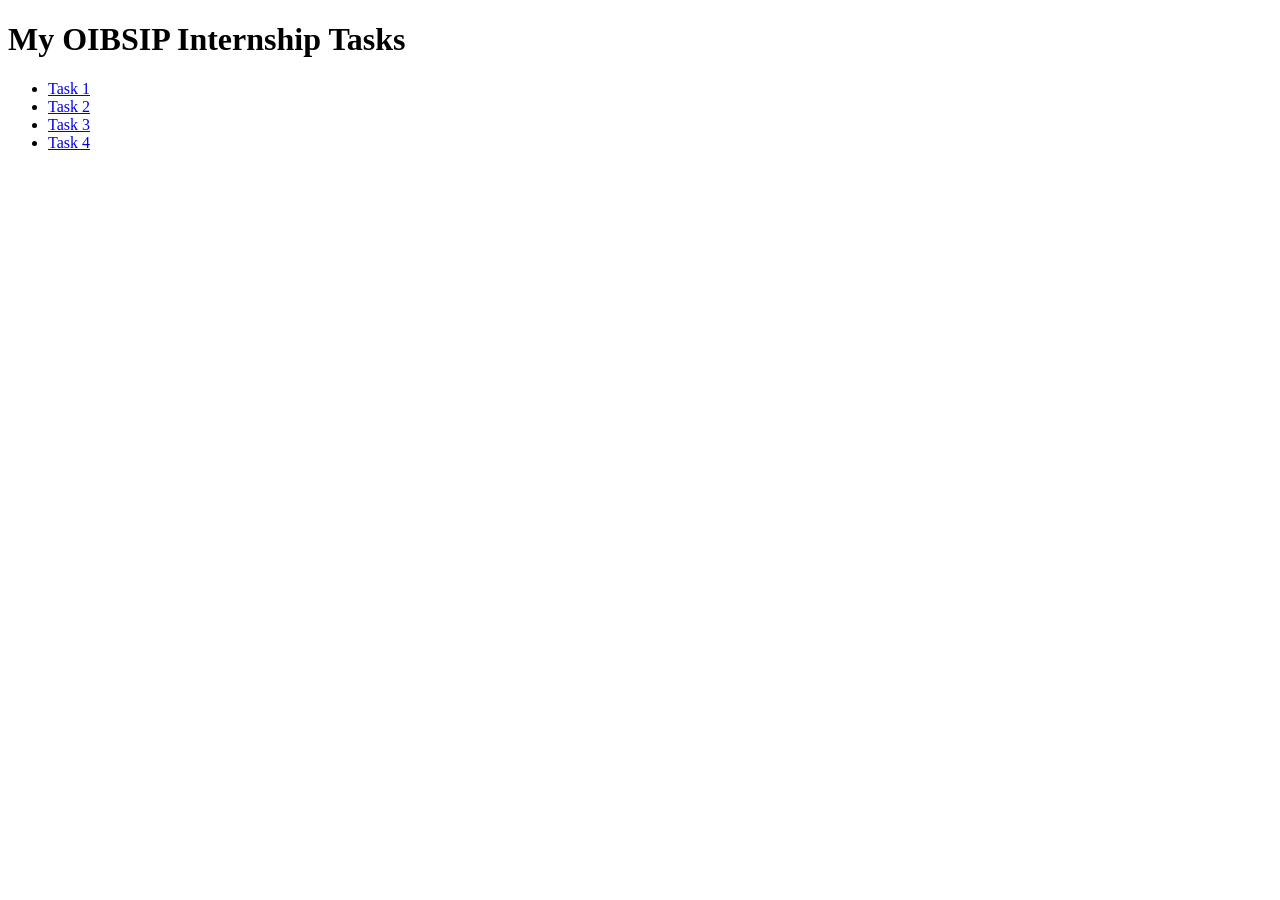
<file: index.html>
<!DOCTYPE html>
<html lang="en">
<head>
  <meta charset="UTF-8">
  <title>OIBSIP - My Tasks</title>
</head>
<body>
  <h1>My OIBSIP Internship Tasks</h1>
  <ul>
    <li><a href="Mohsin_Task1/">Task 1</a></li>
    <li><a href="Mohsin_task2/">Task 2</a></li>
    <li><a href="Mohsin_Task3/">Task 3</a></li>
    <li><a href="Mohsin_Task4/">Task 4</a></li>
  </ul>
</body>
</html>
</file>
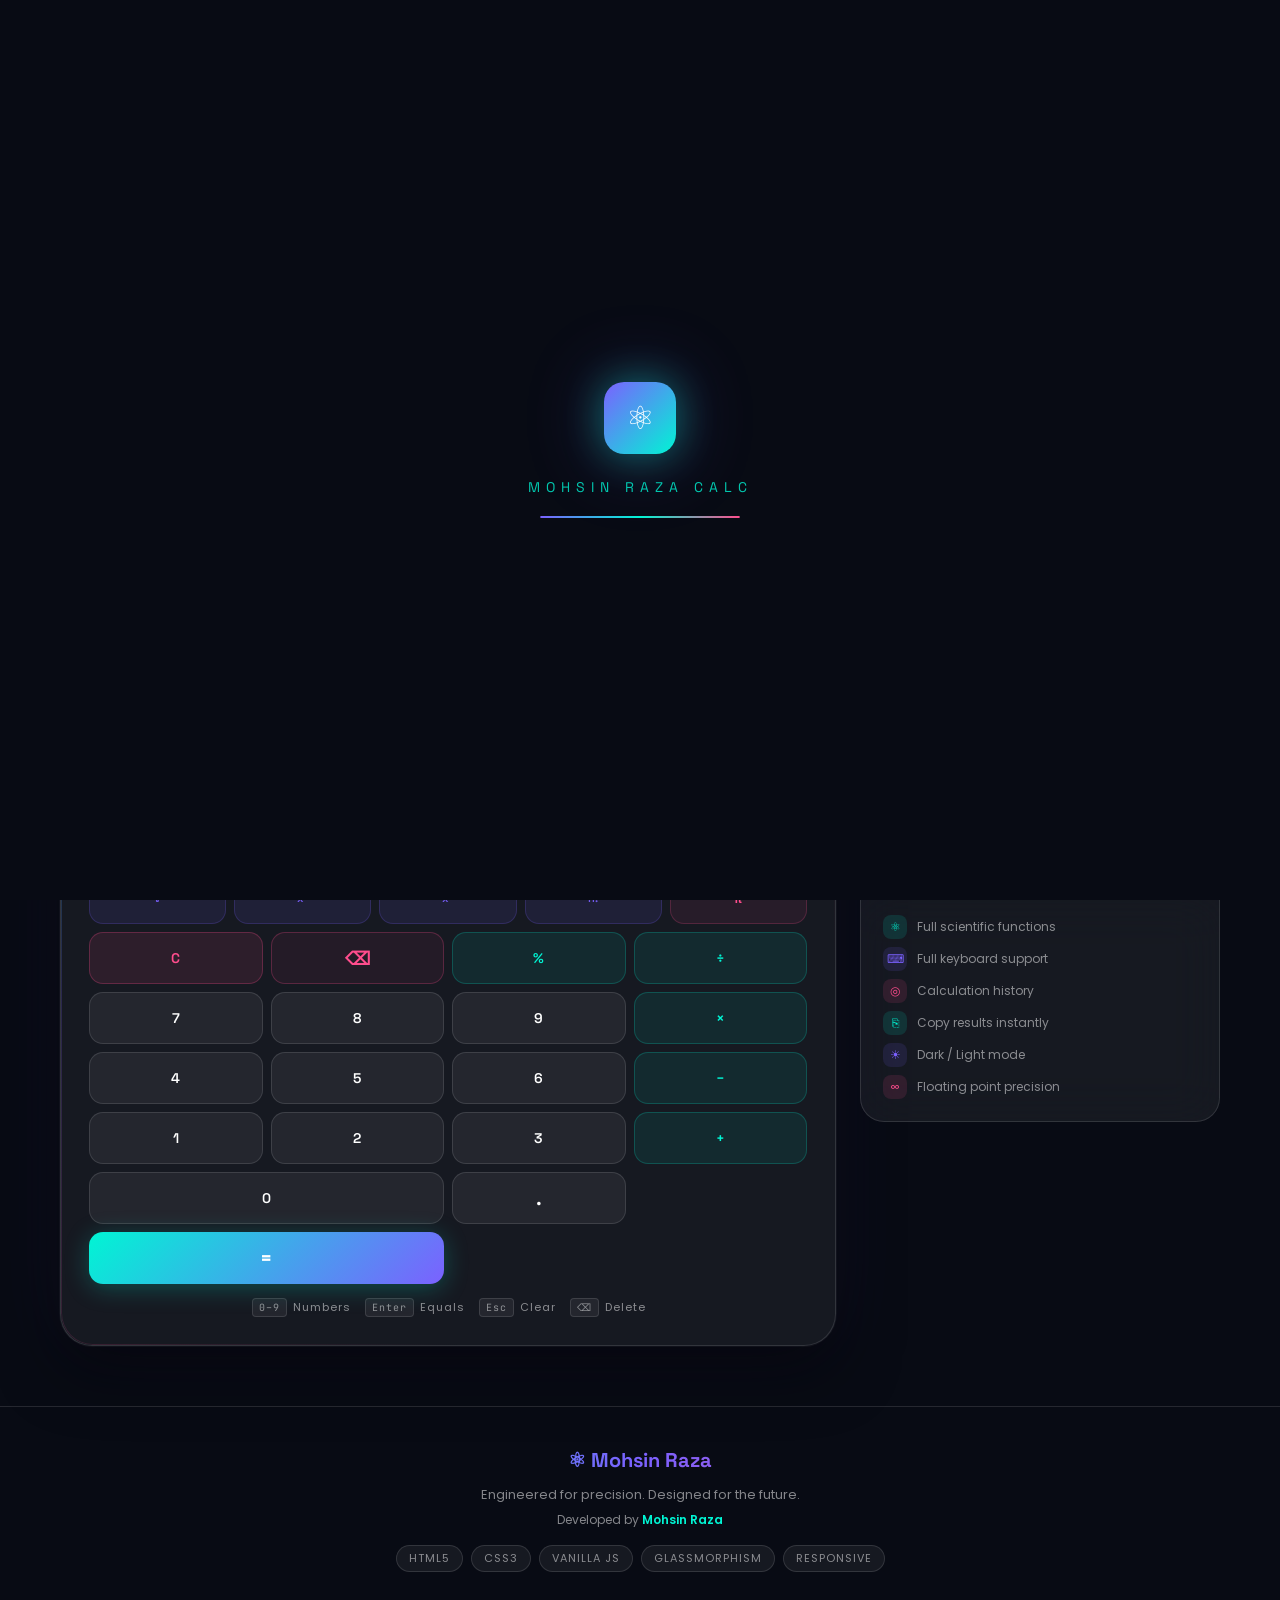
<file: Mohsin_Task1/index.html>
<!DOCTYPE html>
<html lang="en">
<head>
<meta charset="UTF-8">
<meta name="viewport" content="width=device-width, initial-scale=1.0">
<title>Mohsin Raza — Neon Cyber Scientific Calculator</title>
<link rel="preconnect" href="https://fonts.googleapis.com">
<link href="https://fonts.googleapis.com/css2?family=Poppins:wght@300;400;500;600;700&family=Space+Grotesk:wght@300;400;500;600;700&family=JetBrains+Mono:wght@300;400;500;700&display=swap" rel="stylesheet">
<style>
:root {
  --bg: #080B14;
  --cyan: #00F5D4;
  --purple: #7B61FF;
  --pink: #FF4D8D;
  --white: #FFFFFF;
  --glass: rgba(255,255,255,0.06);
  --glass-border: rgba(255,255,255,0.12);
  --glass-hover: rgba(255,255,255,0.10);
  --text-muted: rgba(255,255,255,0.5);
  --card-bg: rgba(8,11,20,0.85);
  --cyan-glow: rgba(0,245,212,0.15);
  --purple-glow: rgba(123,97,255,0.15);
  --pink-glow: rgba(255,77,141,0.15);
}
.light-mode {
  --bg: #F0F4FF;
  --glass: rgba(255,255,255,0.65);
  --glass-border: rgba(100,100,180,0.2);
  --glass-hover: rgba(255,255,255,0.85);
  --card-bg: rgba(240,244,255,0.92);
  --white: #0D0F1A;
  --text-muted: rgba(13,15,26,0.55);
  --cyan-glow: rgba(0,200,180,0.12);
  --purple-glow: rgba(100,70,255,0.1);
}
*{margin:0;padding:0;box-sizing:border-box;}
html{scroll-behavior:smooth;}
body{
  background:var(--bg);
  color:var(--white);
  font-family:'Poppins',sans-serif;
  min-height:100vh;
  overflow-x:hidden;
  transition:background 0.4s ease,color 0.4s ease;
}

#loader{
  position:fixed;inset:0;z-index:9999;
  background:#080B14;
  display:flex;flex-direction:column;align-items:center;justify-content:center;
  transition:opacity 0.6s ease, visibility 0.6s ease;
}
#loader.hidden{opacity:0;visibility:hidden;pointer-events:none;}
.loader-icon{
  width:72px;height:72px;
  border-radius:20px;
  background:linear-gradient(135deg,var(--purple),var(--cyan));
  display:flex;align-items:center;justify-content:center;
  font-size:32px;
  animation:loaderPulse 1.2s ease-in-out infinite, loaderSpin 3s ease-in-out infinite;
  box-shadow:0 0 40px rgba(0,245,212,0.4),0 0 80px rgba(123,97,255,0.3);
  margin-bottom:24px;
}
@keyframes loaderPulse{0%,100%{transform:scale(1);}50%{transform:scale(1.1);}}
@keyframes loaderSpin{0%,100%{border-radius:20px;}50%{border-radius:50%;}}
.loader-text{
  font-family:'Space Grotesk',sans-serif;
  font-size:14px;letter-spacing:6px;
  color:var(--cyan);opacity:0.8;
  animation:fadeOsc 1.2s ease-in-out infinite;
}
@keyframes fadeOsc{0%,100%{opacity:0.4;}50%{opacity:1;}}
.loader-bar{
  width:200px;height:2px;
  background:rgba(255,255,255,0.08);
  border-radius:4px;margin-top:20px;overflow:hidden;
}
.loader-bar-fill{
  height:100%;width:0%;
  background:linear-gradient(90deg,var(--purple),var(--cyan),var(--pink));
  border-radius:4px;
  animation:loadFill 1.8s ease-in-out forwards;
}
@keyframes loadFill{0%{width:0%;}100%{width:100%;}}

.bg-gradient{
  position:fixed;inset:0;z-index:0;
  background:
    radial-gradient(ellipse at 15% 20%, rgba(123,97,255,0.12) 0%, transparent 55%),
    radial-gradient(ellipse at 85% 80%, rgba(0,245,212,0.10) 0%, transparent 55%),
    radial-gradient(ellipse at 50% 50%, rgba(255,77,141,0.06) 0%, transparent 60%),
    var(--bg);
  animation:bgShift 12s ease-in-out infinite alternate;
}
@keyframes bgShift{
  0%{background-position:0% 0%;}
  100%{background-position:100% 100%;}
}
#particles-canvas{position:fixed;inset:0;z-index:1;pointer-events:none;}

nav{
  position:fixed;top:0;left:0;right:0;z-index:100;
  padding:16px 40px;
  display:flex;align-items:center;justify-content:space-between;
  background:rgba(8,11,20,0.7);
  backdrop-filter:blur(20px);
  border-bottom:1px solid var(--glass-border);
  transition:background 0.4s;
}
.light-mode nav{background:rgba(240,244,255,0.85);}
.nav-logo{
  font-family:'Space Grotesk',sans-serif;
  font-size:18px;font-weight:700;
  letter-spacing:2px;
  background:linear-gradient(90deg,var(--cyan),var(--purple));
  -webkit-background-clip:text;-webkit-text-fill-color:transparent;
  background-clip:text;
}
.nav-right{display:flex;align-items:center;gap:16px;}
.theme-btn{
  width:44px;height:24px;
  background:var(--glass);
  border:1px solid var(--glass-border);
  border-radius:12px;
  cursor:pointer;
  position:relative;transition:all 0.3s;
}
.theme-btn::after{
  content:'';
  position:absolute;top:3px;left:3px;
  width:18px;height:18px;
  border-radius:50%;
  background:linear-gradient(135deg,var(--cyan),var(--purple));
  transition:transform 0.3s;
}
.light-mode .theme-btn::after{transform:translateX(20px);}
.nav-link{
  font-size:13px;font-weight:500;
  color:var(--text-muted);
  text-decoration:none;
  transition:color 0.3s;
  letter-spacing:0.5px;
}
.nav-link:hover{color:var(--cyan);}

.hero{
  position:relative;z-index:10;
  padding:140px 40px 80px;
  text-align:center;
}
.hero-badge{
  display:inline-flex;align-items:center;gap:8px;
  padding:6px 16px;
  background:var(--glass);
  border:1px solid var(--glass-border);
  border-radius:100px;
  font-size:12px;font-weight:500;
  letter-spacing:2px;
  color:var(--cyan);
  margin-bottom:28px;
  backdrop-filter:blur(12px);
}
.hero-badge-dot{
  width:6px;height:6px;border-radius:50%;
  background:var(--cyan);
  animation:blink 1.4s ease-in-out infinite;
}
@keyframes blink{0%,100%{opacity:1;}50%{opacity:0.2;}}
.hero h1{
  font-family:'Space Grotesk',sans-serif;
  font-size:clamp(38px,6vw,80px);
  font-weight:700;
  line-height:1.1;
  margin-bottom:20px;
  letter-spacing:-1px;
}
.hero h1 span{
  background:linear-gradient(120deg,var(--cyan),var(--purple) 50%,var(--pink));
  -webkit-background-clip:text;-webkit-text-fill-color:transparent;
  background-clip:text;
}
.hero-sub{
  font-size:clamp(14px,2vw,18px);
  color:var(--text-muted);
  max-width:500px;margin:0 auto 40px;
  line-height:1.7;font-weight:300;
}
.hero-stats{
  display:flex;align-items:center;justify-content:center;
  gap:40px;flex-wrap:wrap;
  margin-top:40px;
}
.hero-stat{text-align:center;}
.hero-stat-num{
  font-family:'Space Grotesk',sans-serif;
  font-size:28px;font-weight:700;
  background:linear-gradient(135deg,var(--cyan),var(--purple));
  -webkit-background-clip:text;-webkit-text-fill-color:transparent;
  background-clip:text;
}
.hero-stat-label{font-size:12px;color:var(--text-muted);letter-spacing:1px;}
.hero-divider{width:1px;height:40px;background:var(--glass-border);}

.main{
  position:relative;z-index:10;
  max-width:1200px;margin:0 auto;
  padding:0 20px 60px;
  display:grid;
  grid-template-columns:1fr 360px;
  gap:24px;
  align-items:start;
}
@media(max-width:900px){.main{grid-template-columns:1fr;}}

.calc-wrapper{
  opacity:0;
  transform:translateY(40px);
  animation:slideUp 0.8s cubic-bezier(0.22,1,0.36,1) 2s forwards;
}
@keyframes slideUp{to{opacity:1;transform:translateY(0);}}
.calc-card{
  background:var(--glass);
  backdrop-filter:blur(30px);
  border:1px solid var(--glass-border);
  border-radius:32px;
  padding:28px;
  position:relative;
  overflow:hidden;
  transition:transform 0.4s ease,box-shadow 0.4s ease;
  box-shadow:
    0 0 0 1px rgba(255,255,255,0.04),
    0 24px 60px rgba(0,0,0,0.5),
    0 0 80px rgba(123,97,255,0.08);
}
.calc-card::before{
  content:'';
  position:absolute;inset:0;
  border-radius:32px;
  padding:1px;
  background:linear-gradient(135deg,rgba(0,245,212,0.3),rgba(123,97,255,0.2),rgba(255,77,141,0.15),transparent,transparent);
  -webkit-mask:linear-gradient(#fff 0 0) content-box,linear-gradient(#fff 0 0);
  mask:linear-gradient(#fff 0 0) content-box,linear-gradient(#fff 0 0);
  -webkit-mask-composite:xor;mask-composite:exclude;
  animation:borderGlow 4s linear infinite;
}
@keyframes borderGlow{
  0%{background:linear-gradient(135deg,rgba(0,245,212,0.4),rgba(123,97,255,0.2),rgba(255,77,141,0.1),transparent);}
  33%{background:linear-gradient(225deg,rgba(123,97,255,0.4),rgba(255,77,141,0.3),rgba(0,245,212,0.1),transparent);}
  66%{background:linear-gradient(315deg,rgba(255,77,141,0.4),rgba(0,245,212,0.3),rgba(123,97,255,0.1),transparent);}
  100%{background:linear-gradient(135deg,rgba(0,245,212,0.4),rgba(123,97,255,0.2),rgba(255,77,141,0.1),transparent);}
}
.calc-card:hover{
  transform:perspective(1000px) rotateX(1deg) rotateY(-1deg);
  box-shadow:
    0 0 0 1px rgba(255,255,255,0.06),
    0 32px 80px rgba(0,0,0,0.6),
    0 0 120px rgba(0,245,212,0.10);
}

.calc-display{
  background:rgba(0,0,0,0.3);
  border:1px solid var(--glass-border);
  border-radius:20px;
  padding:20px 24px;
  margin-bottom:20px;
  min-height:110px;
  display:flex;flex-direction:column;justify-content:flex-end;
  position:relative;overflow:hidden;
}
.calc-display::before{
  content:'';position:absolute;inset:0;
  background:linear-gradient(135deg,rgba(0,245,212,0.03),transparent 60%);
  pointer-events:none;
}
.display-expr{
  font-family:'JetBrains Mono',monospace;
  font-size:13px;color:var(--text-muted);
  min-height:20px;text-align:right;
  margin-bottom:8px;
  word-break:break-all;
}
.display-main{
  font-family:'JetBrains Mono',monospace;
  font-size:clamp(28px,5vw,42px);
  font-weight:700;
  text-align:right;
  color:var(--white);
  word-break:break-all;
  transition:all 0.2s ease;
  letter-spacing:-1px;
}
.display-main.flash{animation:numFlash 0.15s ease;}
@keyframes numFlash{0%,100%{opacity:1;}50%{opacity:0.4;}  }
.display-actions{
  position:absolute;top:12px;right:14px;
  display:flex;gap:8px;
}
.copy-btn{
  width:28px;height:28px;
  border-radius:8px;
  background:var(--glass);
  border:1px solid var(--glass-border);
  color:var(--text-muted);
  cursor:pointer;font-size:13px;
  display:flex;align-items:center;justify-content:center;
  transition:all 0.25s;
}
.copy-btn:hover{color:var(--cyan);border-color:rgba(0,245,212,0.4);background:rgba(0,245,212,0.08);}
.display-mode{
  font-size:10px;
  color:var(--purple);
  letter-spacing:2px;
  font-family:'Space Grotesk',sans-serif;
  font-weight:500;
}

.btn-grid{
  display:grid;
  grid-template-columns:repeat(5,1fr);
  gap:8px;
}
.btn-grid-basic{
  display:grid;
  grid-template-columns:repeat(4,1fr);
  gap:8px;
  margin-top:8px;
}

.calc-btn{
  position:relative;overflow:hidden;
  border:none;outline:none;cursor:pointer;
  border-radius:14px;
  padding:0;height:52px;
  font-family:'Space Grotesk',sans-serif;
  font-size:14px;font-weight:600;
  display:flex;align-items:center;justify-content:center;
  transition:all 0.2s cubic-bezier(0.34,1.56,0.64,1);
  letter-spacing:0.3px;
  -webkit-tap-highlight-color:transparent;
}
/* Sci buttons */
.btn-sci{
  background:rgba(123,97,255,0.1);
  border:1px solid rgba(123,97,255,0.2);
  color:rgba(123,97,255,0.9);
  font-size:11px;
}
.btn-sci:hover{
  background:rgba(123,97,255,0.2);
  border-color:rgba(123,97,255,0.5);
  color:var(--purple);
  box-shadow:0 0 20px rgba(123,97,255,0.3);
  transform:translateY(-2px);
}
/* Number buttons */
.btn-num{
  background:var(--glass);
  border:1px solid var(--glass-border);
  color:var(--white);
}
.btn-num:hover{
  background:var(--glass-hover);
  border-color:rgba(255,255,255,0.25);
  box-shadow:0 0 20px rgba(255,255,255,0.06);
  transform:translateY(-2px);
}
/* Operator buttons */
.btn-op{
  background:rgba(0,245,212,0.08);
  border:1px solid rgba(0,245,212,0.2);
  color:var(--cyan);
}
.btn-op:hover{
  background:rgba(0,245,212,0.16);
  border-color:rgba(0,245,212,0.5);
  box-shadow:0 0 24px rgba(0,245,212,0.25);
  transform:translateY(-2px);
}
/* Equal button */
.btn-eq{
  background:linear-gradient(135deg,var(--cyan),var(--purple));
  border:none;color:#fff;font-size:20px;font-weight:700;
  grid-column:span 2;
  box-shadow:0 4px 24px rgba(0,245,212,0.25);
}
.btn-eq:hover{
  box-shadow:0 8px 32px rgba(0,245,212,0.45);
  transform:translateY(-3px);
}
/* Clear / Delete */
.btn-clear{
  background:rgba(255,77,141,0.1);
  border:1px solid rgba(255,77,141,0.25);
  color:var(--pink);
}
.btn-clear:hover{
  background:rgba(255,77,141,0.2);
  border-color:rgba(255,77,141,0.5);
  box-shadow:0 0 24px rgba(255,77,141,0.3);
  transform:translateY(-2px);
}
/* Pi / special */
.btn-pi{
  background:rgba(255,77,141,0.08);
  border:1px solid rgba(255,77,141,0.2);
  color:var(--pink);
}
.btn-pi:hover{
  background:rgba(255,77,141,0.15);
  border-color:rgba(255,77,141,0.4);
  box-shadow:0 0 20px rgba(255,77,141,0.2);
  transform:translateY(-2px);
}
/* Press animation */
.calc-btn:active{
  transform:scale(0.93) translateY(0px) !important;
  transition:transform 0.08s ease !important;
}
/* Ripple */
.ripple{
  position:absolute;border-radius:50%;
  background:rgba(255,255,255,0.25);
  transform:scale(0);
  animation:rippleAnim 0.5s linear;
  pointer-events:none;
}
@keyframes rippleAnim{to{transform:scale(4);opacity:0;}}
.btn-grid-divider{
  height:1px;background:var(--glass-border);
  grid-column:1/-1;margin:4px 0;
}
/* Zero wide */
.btn-zero{grid-column:span 2;}
/* Dot */
.btn-dot{font-size:20px;}

.side-panel{
  display:flex;flex-direction:column;gap:20px;
}
/* History */
.history-card{
  background:var(--glass);
  backdrop-filter:blur(24px);
  border:1px solid var(--glass-border);
  border-radius:24px;
  padding:22px;
  opacity:0;
  transform:translateY(30px);
  animation:slideUp 0.8s cubic-bezier(0.22,1,0.36,1) 2.3s forwards;
}
.panel-header{
  display:flex;align-items:center;justify-content:space-between;
  margin-bottom:16px;
}
.panel-title{
  font-family:'Space Grotesk',sans-serif;
  font-size:14px;font-weight:600;
  letter-spacing:1px;
  display:flex;align-items:center;gap:8px;
}
.panel-title-dot{
  width:6px;height:6px;border-radius:50%;
  background:var(--cyan);
  box-shadow:0 0 8px var(--cyan);
}
.clear-history-btn{
  background:none;border:none;
  color:var(--text-muted);font-size:11px;cursor:pointer;
  font-family:'Poppins',sans-serif;
  transition:color 0.2s;
}
.clear-history-btn:hover{color:var(--pink);}
.history-list{
  max-height:280px;overflow-y:auto;
  display:flex;flex-direction:column;gap:8px;
}
.history-list::-webkit-scrollbar{width:3px;}
.history-list::-webkit-scrollbar-track{background:transparent;}
.history-list::-webkit-scrollbar-thumb{background:var(--glass-border);border-radius:4px;}
.history-item{
  padding:10px 14px;
  background:rgba(0,0,0,0.2);
  border:1px solid var(--glass-border);
  border-radius:12px;
  cursor:pointer;
  transition:all 0.25s;
}
.history-item:hover{
  background:rgba(0,245,212,0.06);
  border-color:rgba(0,245,212,0.2);
}
.history-expr{font-size:11px;color:var(--text-muted);font-family:'JetBrains Mono',monospace;}
.history-result{
  font-size:16px;font-weight:600;
  font-family:'JetBrains Mono',monospace;
  color:var(--cyan);margin-top:3px;
}
.history-empty{
  text-align:center;padding:30px 0;
  color:var(--text-muted);font-size:13px;
}
.history-empty-icon{font-size:32px;margin-bottom:8px;}

.about-card{
  background:var(--glass);
  backdrop-filter:blur(24px);
  border:1px solid var(--glass-border);
  border-radius:24px;
  padding:22px;
  opacity:0;
  transform:translateY(30px);
  animation:slideUp 0.8s cubic-bezier(0.22,1,0.36,1) 2.5s forwards;
}
.about-card h3{
  font-family:'Space Grotesk',sans-serif;
  font-size:14px;font-weight:600;letter-spacing:1px;
  margin-bottom:14px;
}
.feature-list{display:flex;flex-direction:column;gap:8px;}
.feature-item{
  display:flex;align-items:center;gap:10px;
  font-size:12px;color:var(--text-muted);
}
.feature-icon{
  width:24px;height:24px;
  border-radius:8px;
  display:flex;align-items:center;justify-content:center;
  font-size:12px;flex-shrink:0;
}
.fi-cyan{background:rgba(0,245,212,0.12);color:var(--cyan);}
.fi-purple{background:rgba(123,97,255,0.12);color:var(--purple);}
.fi-pink{background:rgba(255,77,141,0.12);color:var(--pink);}

.float-orb{
  position:fixed;border-radius:50%;pointer-events:none;z-index:2;
  filter:blur(60px);
}
.orb1{
  width:300px;height:300px;top:-80px;right:-80px;
  background:rgba(123,97,255,0.08);
  animation:orbFloat1 8s ease-in-out infinite;
}
.orb2{
  width:200px;height:200px;bottom:20%;left:-60px;
  background:rgba(0,245,212,0.06);
  animation:orbFloat2 10s ease-in-out infinite;
}
.orb3{
  width:150px;height:150px;bottom:10%;right:15%;
  background:rgba(255,77,141,0.06);
  animation:orbFloat3 7s ease-in-out infinite;
}
@keyframes orbFloat1{0%,100%{transform:translate(0,0);}50%{transform:translate(-30px,30px);}}
@keyframes orbFloat2{0%,100%{transform:translate(0,0);}50%{transform:translate(20px,-25px);}}
@keyframes orbFloat3{0%,100%{transform:translate(0,0);}50%{transform:translate(-15px,20px);}}

footer{
  position:relative;z-index:10;
  text-align:center;padding:40px 20px 60px;
  border-top:1px solid var(--glass-border);
}
.footer-logo{
  font-family:'Space Grotesk',sans-serif;
  font-size:20px;font-weight:700;
  background:linear-gradient(90deg,var(--cyan),var(--purple),var(--pink));
  -webkit-background-clip:text;-webkit-text-fill-color:transparent;
  background-clip:text;
  margin-bottom:12px;
}
.footer-text{font-size:13px;color:var(--text-muted);}
.footer-tags{
  display:flex;flex-wrap:wrap;justify-content:center;
  gap:8px;margin-top:16px;
}
.footer-tag{
  padding:4px 12px;
  border-radius:100px;
  font-size:11px;letter-spacing:1px;
  background:var(--glass);border:1px solid var(--glass-border);
  color:var(--text-muted);
}

.toast{
  position:fixed;bottom:30px;right:30px;z-index:9000;
  padding:12px 20px;
  background:rgba(0,245,212,0.1);
  border:1px solid rgba(0,245,212,0.3);
  backdrop-filter:blur(20px);
  border-radius:12px;
  font-size:13px;color:var(--cyan);
  transform:translateY(80px);opacity:0;
  transition:all 0.3s cubic-bezier(0.34,1.56,0.64,1);
}
.toast.show{transform:translateY(0);opacity:1;}

.keyboard-hint{
  text-align:center;margin-top:14px;
  font-size:11px;color:var(--text-muted);letter-spacing:1px;
}
.key-badge{
  display:inline-block;
  padding:2px 6px;border-radius:4px;
  background:var(--glass);border:1px solid var(--glass-border);
  font-family:'JetBrains Mono',monospace;
  font-size:10px;margin:0 2px;
}

@media(max-width:600px){
  nav{padding:14px 20px;}
  .nav-link{display:none;}
  .hero{padding:120px 20px 60px;}
  .hero-stats{gap:24px;}
  .hero-divider{display:none;}
  .main{padding:0 14px 60px;gap:18px;}
  .calc-card{padding:18px;border-radius:24px;}
  .calc-btn{height:46px;border-radius:12px;font-size:12px;}
  .btn-sci{font-size:10px;}
  .display-main{font-size:28px;}
  .history-card,.about-card{padding:18px;}
}
@media(max-width:380px){
  .btn-grid{gap:6px;}
  .btn-grid-basic{gap:6px;}
  .calc-btn{height:42px;}
}
</style>
</head>
<body>

<!-- Loading Screen -->
<div id="loader">
  <div class="loader-icon">⚛</div>
  <div class="loader-text">MOHSIN RAZA CALC</div>
  <div class="loader-bar"><div class="loader-bar-fill"></div></div>
</div>

<!-- Background -->
<div class="bg-gradient"></div>
<canvas id="particles-canvas"></canvas>
<div class="float-orb orb1"></div>
<div class="float-orb orb2"></div>
<div class="float-orb orb3"></div>

<!-- NAV -->
<nav>
  <div class="nav-logo">⚛ Mohsin Raza</div>
  <div class="nav-right">
    <a href="#calculator" class="nav-link">Calculator</a>
    <a href="#about" class="nav-link">Features</a>
    <button class="theme-btn" id="themeBtn" title="Toggle Theme"></button>
  </div>
</nav>

<!-- HERO -->
<section class="hero" id="hero">
  <div class="hero-badge"><span class="hero-badge-dot"></span> SCIENTIFIC CALCULATOR v2.0</div>
  <h1>Compute Beyond<br><span>Boundaries</span></h1>
  <p class="hero-sub">A precision scientific calculator engineered with a futuristic interface. Mathematics, reimagined.</p>
  <div class="hero-stats">
    <div class="hero-stat"><div class="hero-stat-num">25+</div><div class="hero-stat-label">FUNCTIONS</div></div>
    <div class="hero-divider"></div>
    <div class="hero-stat"><div class="hero-stat-num">∞</div><div class="hero-stat-label">PRECISION</div></div>
    <div class="hero-divider"></div>
    <div class="hero-stat"><div class="hero-stat-num">KB</div><div class="hero-stat-label">SHORTCUTS</div></div>
  </div>
</section>

<!-- MAIN -->
<main class="main" id="calculator">

  <!-- CALCULATOR CARD -->
  <div class="calc-wrapper">
    <div class="calc-card" id="calcCard">

      <!-- Display -->
      <div class="calc-display">
        <div class="display-actions">
          <button class="copy-btn" id="copyBtn" title="Copy result">⎘</button>
        </div>
        <div class="display-mode" id="displayMode">READY</div>
        <div class="display-expr" id="displayExpr"></div>
        <div class="display-main" id="displayMain">0</div>
      </div>

      <!-- Scientific Row 1 -->
      <div class="btn-grid" id="sciGrid1">
        <button class="calc-btn btn-sci" data-action="sin">sin</button>
        <button class="calc-btn btn-sci" data-action="cos">cos</button>
        <button class="calc-btn btn-sci" data-action="tan">tan</button>
        <button class="calc-btn btn-sci" data-action="log">log</button>
        <button class="calc-btn btn-sci" data-action="ln">ln</button>
      </div>

      <!-- Scientific Row 2 -->
      <div class="btn-grid" style="margin-top:8px;">
        <button class="calc-btn btn-sci" data-action="sqrt">√</button>
        <button class="calc-btn btn-sci" data-action="sq">x²</button>
        <button class="calc-btn btn-sci" data-action="pow">xⁿ</button>
        <button class="calc-btn btn-sci" data-action="fact">n!</button>
        <button class="calc-btn btn-pi" data-action="pi">π</button>
      </div>

      <!-- Basic Grid -->
      <div class="btn-grid-basic" style="margin-top:8px;">
        <button class="calc-btn btn-clear" data-action="clear">C</button>
        <button class="calc-btn btn-clear" data-action="del" style="background:rgba(255,77,141,0.06);font-size:18px;">⌫</button>
        <button class="calc-btn btn-op" data-action="%">%</button>
        <button class="calc-btn btn-op" data-action="÷">÷</button>

        <button class="calc-btn btn-num" data-action="7">7</button>
        <button class="calc-btn btn-num" data-action="8">8</button>
        <button class="calc-btn btn-num" data-action="9">9</button>
        <button class="calc-btn btn-op" data-action="×">×</button>

        <button class="calc-btn btn-num" data-action="4">4</button>
        <button class="calc-btn btn-num" data-action="5">5</button>
        <button class="calc-btn btn-num" data-action="6">6</button>
        <button class="calc-btn btn-op" data-action="−">−</button>

        <button class="calc-btn btn-num" data-action="1">1</button>
        <button class="calc-btn btn-num" data-action="2">2</button>
        <button class="calc-btn btn-num" data-action="3">3</button>
        <button class="calc-btn btn-op" data-action="+">+</button>

        <button class="calc-btn btn-num btn-zero" data-action="0">0</button>
        <button class="calc-btn btn-num btn-dot" data-action=".">.</button>
        <button class="calc-btn btn-eq" data-action="=">=</button>
      </div>

      <div class="keyboard-hint">
        <span class="key-badge">0–9</span> Numbers &nbsp;
        <span class="key-badge">Enter</span> Equals &nbsp;
        <span class="key-badge">Esc</span> Clear &nbsp;
        <span class="key-badge">⌫</span> Delete
      </div>
    </div>
  </div>

  <!-- SIDE PANEL -->
  <div class="side-panel" id="about">

    <!-- History -->
    <div class="history-card">
      <div class="panel-header">
        <div class="panel-title"><span class="panel-title-dot"></span> History</div>
        <button class="clear-history-btn" id="clearHistoryBtn">Clear all</button>
      </div>
      <div class="history-list" id="historyList">
        <div class="history-empty">
          <div class="history-empty-icon">◑</div>
          No calculations yet
        </div>
      </div>
    </div>

    <!-- About -->
    <div class="about-card">
      <h3>⚡ Features</h3>
      <div class="feature-list">
        <div class="feature-item"><div class="feature-icon fi-cyan">⚛</div>Full scientific functions</div>
        <div class="feature-item"><div class="feature-icon fi-purple">⌨</div>Full keyboard support</div>
        <div class="feature-item"><div class="feature-icon fi-pink">◎</div>Calculation history</div>
        <div class="feature-item"><div class="feature-icon fi-cyan">⎘</div>Copy results instantly</div>
        <div class="feature-item"><div class="feature-icon fi-purple">☀</div>Dark / Light mode</div>
        <div class="feature-item"><div class="feature-icon fi-pink">∞</div>Floating point precision</div>
      </div>
    </div>

  </div>
</main>

<!-- FOOTER -->
<footer>
  <div class="footer-logo">⚛ Mohsin Raza</div>
  <div class="footer-text">Engineered for precision. Designed for the future.</div>
  <div style="font-size:12px;color:var(--text-muted);margin-top:6px;">Developed by <span style="color:var(--cyan);font-weight:600;">Mohsin Raza</span></div>
  <div class="footer-tags">
    <span class="footer-tag">HTML5</span>
    <span class="footer-tag">CSS3</span>
    <span class="footer-tag">VANILLA JS</span>
    <span class="footer-tag">GLASSMORPHISM</span>
    <span class="footer-tag">RESPONSIVE</span>
  </div>
</footer>

<!-- Toast -->
<div class="toast" id="toast">✓ Copied to clipboard</div>

<script>
window.addEventListener('load',()=>{
  setTimeout(()=>{document.getElementById('loader').classList.add('hidden');},2000);
});

(()=>{
  const canvas=document.getElementById('particles-canvas');
  const ctx=canvas.getContext('2d');
  let particles=[];
  const colors=['rgba(0,245,212,','rgba(123,97,255,','rgba(255,77,141,'];
  function resize(){canvas.width=window.innerWidth;canvas.height=window.innerHeight;}
  resize();window.addEventListener('resize',resize);
  function createParticle(){
    return{
      x:Math.random()*canvas.width,
      y:Math.random()*canvas.height,
      r:Math.random()*2+0.5,
      dx:(Math.random()-0.5)*0.4,
      dy:(Math.random()-0.5)*0.4,
      color:colors[Math.floor(Math.random()*colors.length)],
      alpha:Math.random()*0.5+0.1,
      life:Math.random()*200+100,
      age:0
    };
  }
  for(let i=0;i<80;i++)particles.push(createParticle());
  function draw(){
    ctx.clearRect(0,0,canvas.width,canvas.height);
    particles.forEach((p,i)=>{
      p.x+=p.dx;p.y+=p.dy;p.age++;
      if(p.age>p.life||p.x<0||p.x>canvas.width||p.y<0||p.y>canvas.height){
        particles[i]=createParticle();return;
      }
      const fade=1-p.age/p.life;
      ctx.beginPath();
      ctx.arc(p.x,p.y,p.r,0,Math.PI*2);
      ctx.fillStyle=p.color+(p.alpha*fade)+')';
      ctx.fill();
    });
    requestAnimationFrame(draw);
  }
  draw();
})();

document.getElementById('themeBtn').addEventListener('click',()=>{
  document.body.classList.toggle('light-mode');
});

let display='0';
let expression='';
let pendingOp=null;
let pendingVal=null;
let justEvaled=false;
let waitingForPow=false;
let history=[];

const displayMain=document.getElementById('displayMain');
const displayExpr=document.getElementById('displayExpr');
const displayMode=document.getElementById('displayMode');

function flashDisplay(){
  displayMain.classList.remove('flash');
  void displayMain.offsetWidth;
  displayMain.classList.add('flash');
}

function updateDisplay(){
  displayMain.textContent=formatNumber(display);
  displayExpr.textContent=expression;
  flashDisplay();
}

function formatNumber(n){
  if(n==='' || n==='-')return n||'0';
  const num=parseFloat(n);
  if(isNaN(num))return n;
  if(Math.abs(num)>1e12||( Math.abs(num)<1e-6 && num!==0 )){
    return num.toExponential(6);
  }
  const str=n.toString();
  if(str.includes('.')&&str.split('.')[1].length>10){
    return parseFloat(num.toPrecision(10)).toString();
  }
  return str;
}

function factorial(n){
  n=Math.round(n);
  if(n<0)return NaN;
  if(n===0||n===1)return 1;
  if(n>170)return Infinity;
  let r=1;for(let i=2;i<=n;i++)r*=i;return r;
}

function applyOp(a,op,b){
  a=parseFloat(a);b=parseFloat(b);
  switch(op){
    case '+':return a+b;
    case '−':return a-b;
    case '×':return a*b;
    case '÷':return b===0?'Error':a/b;
    case '%':return a*(b/100);
    case 'pow':return Math.pow(a,b);
  }
}

function setMode(m){displayMode.textContent=m;}

function handleAction(action){
  // Numbers
  if('0123456789'.includes(action)){
    if(justEvaled){display='';expression='';justEvaled=false;}
    if(display==='0')display=action;
    else display+=action;
    setMode('INPUT');
    updateDisplay();return;
  }
  if(action==='.'){
    if(justEvaled){display='0';expression='';justEvaled=false;}
    if(!display.includes('.'))display+='.';
    setMode('INPUT');
    updateDisplay();return;
  }
  // Clear
  if(action==='clear'){
    display='0';expression='';pendingOp=null;pendingVal=null;
    justEvaled=false;waitingForPow=false;
    setMode('READY');updateDisplay();return;
  }
  // Delete
  if(action==='del'){
    if(display.length>1)display=display.slice(0,-1);
    else display='0';
    updateDisplay();return;
  }
  // Pi
  if(action==='pi'){
    display=Math.PI.toString();
    expression='π';justEvaled=true;setMode('π');updateDisplay();return;
  }
  // Scientific unary
  const sciMap={
    sin:(v)=>Math.sin(v*Math.PI/180),
    cos:(v)=>Math.cos(v*Math.PI/180),
    tan:(v)=>Math.tan(v*Math.PI/180),
    log:(v)=>Math.log10(v),
    ln:(v)=>Math.log(v),
    sqrt:(v)=>Math.sqrt(v),
    sq:(v)=>v*v,
    fact:(v)=>factorial(v)
  };
  const sciLabel={sin:'sin','cos':'cos','tan':'tan','log':'log₁₀','ln':'ln','sqrt':'√','sq':'²','fact':'!'};
  if(sciMap[action]){
    const v=parseFloat(display);
    const result=sciMap[action](v);
    expression=`${sciLabel[action]}(${formatNumber(display)})`;
    display=isNaN(result)?'Error':isFinite(result)?result.toString():'Error';
    addHistory(expression,display);
    justEvaled=true;setMode(action.toUpperCase());updateDisplay();return;
  }
  // Power
  if(action==='pow'){
    pendingVal=display;pendingOp='pow';
    expression=formatNumber(display)+' ^';
    display='0';waitingForPow=true;
    setMode('POW');updateDisplay();return;
  }
  // Operators
  if(['+','−','×','÷','%'].includes(action)){
    if(pendingOp && !justEvaled){
      const result=applyOp(pendingVal,pendingOp,display);
      display=result.toString();
      expression=formatNumber(pendingVal)+' '+pendingOp+' '+formatNumber(display)+' '+action;
      pendingVal=display;pendingOp=action;
    }else{
      pendingVal=display;pendingOp=action;
      expression=formatNumber(display)+' '+action;
    }
    justEvaled=false;waitingForPow=false;
    setMode(action);updateDisplay();return;
  }
  // Equals
  if(action==='='){
    if(waitingForPow){
      const result=Math.pow(parseFloat(pendingVal),parseFloat(display));
      const expr=`${formatNumber(pendingVal)} ^ ${formatNumber(display)}`;
      display=result.toString();
      expression=expr+' =';
      addHistory(expr,display);
      pendingOp=null;pendingVal=null;waitingForPow=false;
      justEvaled=true;setMode('RESULT');updateDisplay();return;
    }
    if(pendingOp&&pendingVal!==null){
      const expr=`${formatNumber(pendingVal)} ${pendingOp} ${formatNumber(display)}`;
      const result=applyOp(pendingVal,pendingOp,display);
      expression=expr+' =';
      display=result.toString();
      addHistory(expr,display);
      pendingOp=null;pendingVal=null;justEvaled=true;
      setMode('RESULT');updateDisplay();
    }
  }
}

function addHistory(expr,result){
  history.unshift({expr,result});
  if(history.length>20)history.pop();
  renderHistory();
}

function renderHistory(){
  const list=document.getElementById('historyList');
  if(history.length===0){
    list.innerHTML='<div class="history-empty"><div class="history-empty-icon">◑</div>No calculations yet</div>';
    return;
  }
  list.innerHTML=history.map((h,i)=>`
    <div class="history-item" data-idx="${i}">
      <div class="history-expr">${h.expr}</div>
      <div class="history-result">${formatNumber(h.result)}</div>
    </div>
  `).join('');
  list.querySelectorAll('.history-item').forEach(el=>{
    el.addEventListener('click',()=>{
      const idx=parseInt(el.dataset.idx);
      display=history[idx].result;
      justEvaled=true;updateDisplay();
    });
  });
}

document.getElementById('clearHistoryBtn').addEventListener('click',()=>{
  history=[];renderHistory();
});

function rippleEffect(btn,e){
  const rect=btn.getBoundingClientRect();
  const size=Math.max(rect.width,rect.height);
  const x=e.clientX-rect.left-size/2;
  const y=e.clientY-rect.top-size/2;
  const ripple=document.createElement('span');
  ripple.classList.add('ripple');
  ripple.style.cssText=`width:${size}px;height:${size}px;left:${x}px;top:${y}px;`;
  btn.appendChild(ripple);
  setTimeout(()=>ripple.remove(),500);
}

document.querySelectorAll('.calc-btn').forEach(btn=>{
  btn.addEventListener('click',(e)=>{
    rippleEffect(btn,e);
    handleAction(btn.dataset.action);
  });
});

document.addEventListener('keydown',(e)=>{
  if(e.key>='0'&&e.key<='9')handleAction(e.key);
  else if(e.key==='.')handleAction('.');
  else if(e.key==='+'||e.key==='-')handleAction(e.key==='-'?'−':'+');
  else if(e.key==='*')handleAction('×');
  else if(e.key==='/')handleAction('÷');
  else if(e.key==='%')handleAction('%');
  else if(e.key==='Enter'||e.key==='=')handleAction('=');
  else if(e.key==='Backspace')handleAction('del');
  else if(e.key==='Escape')handleAction('clear');
  else if(e.key==='p'||e.key==='P')handleAction('pi');
  else if(e.key==='^')handleAction('pow');
});

document.getElementById('copyBtn').addEventListener('click',()=>{
  navigator.clipboard.writeText(display).then(()=>{
    const toast=document.getElementById('toast');
    toast.classList.add('show');
    setTimeout(()=>toast.classList.remove('show'),2200);
  });
});

// ── 3D TILT ──
const calcCard=document.getElementById('calcCard');
calcCard.addEventListener('mousemove',(e)=>{
  const rect=calcCard.getBoundingClientRect();
  const x=((e.clientX-rect.left)/rect.width-0.5)*6;
  const y=-((e.clientY-rect.top)/rect.height-0.5)*6;
  calcCard.style.transform=`perspective(1200px) rotateY(${x}deg) rotateX(${y}deg)`;
});
calcCard.addEventListener('mouseleave',()=>{
  calcCard.style.transform='perspective(1200px) rotateY(0deg) rotateX(0deg)';
});
</script>
</body>
</html>
</file>
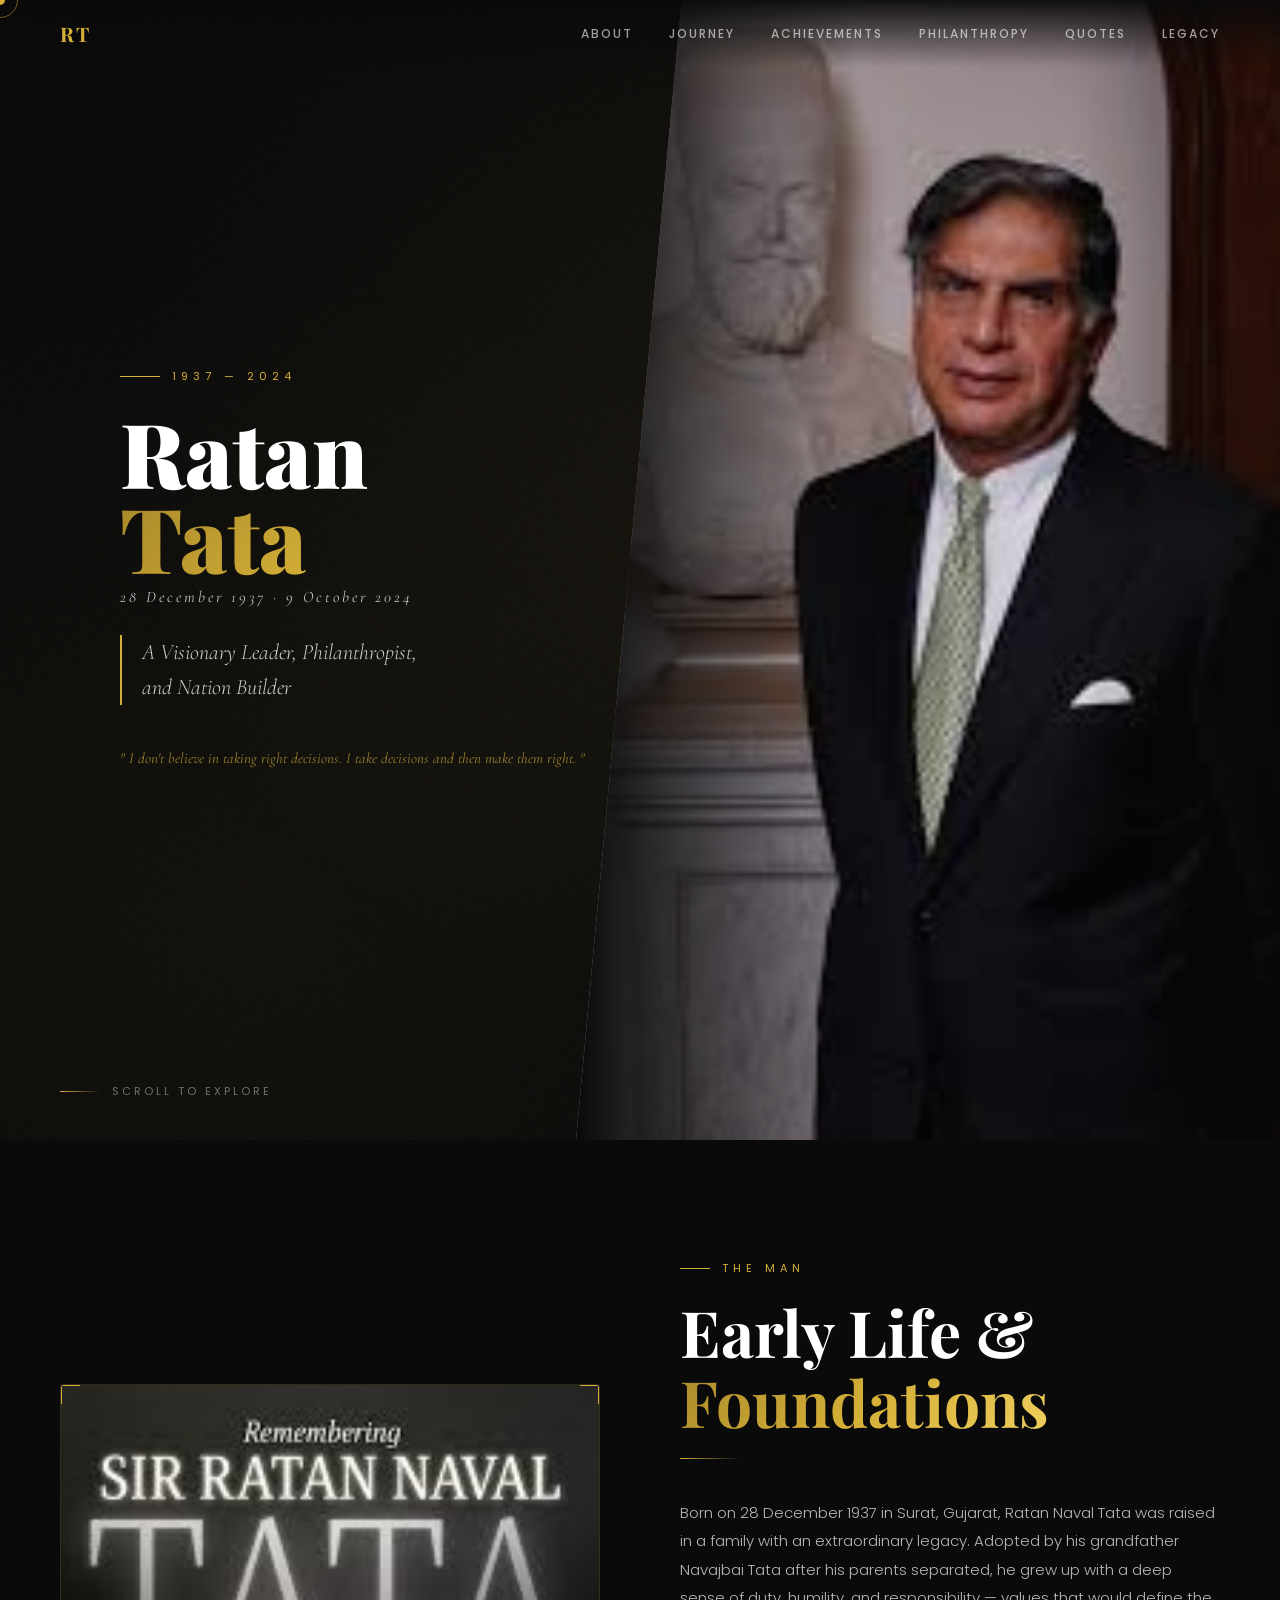
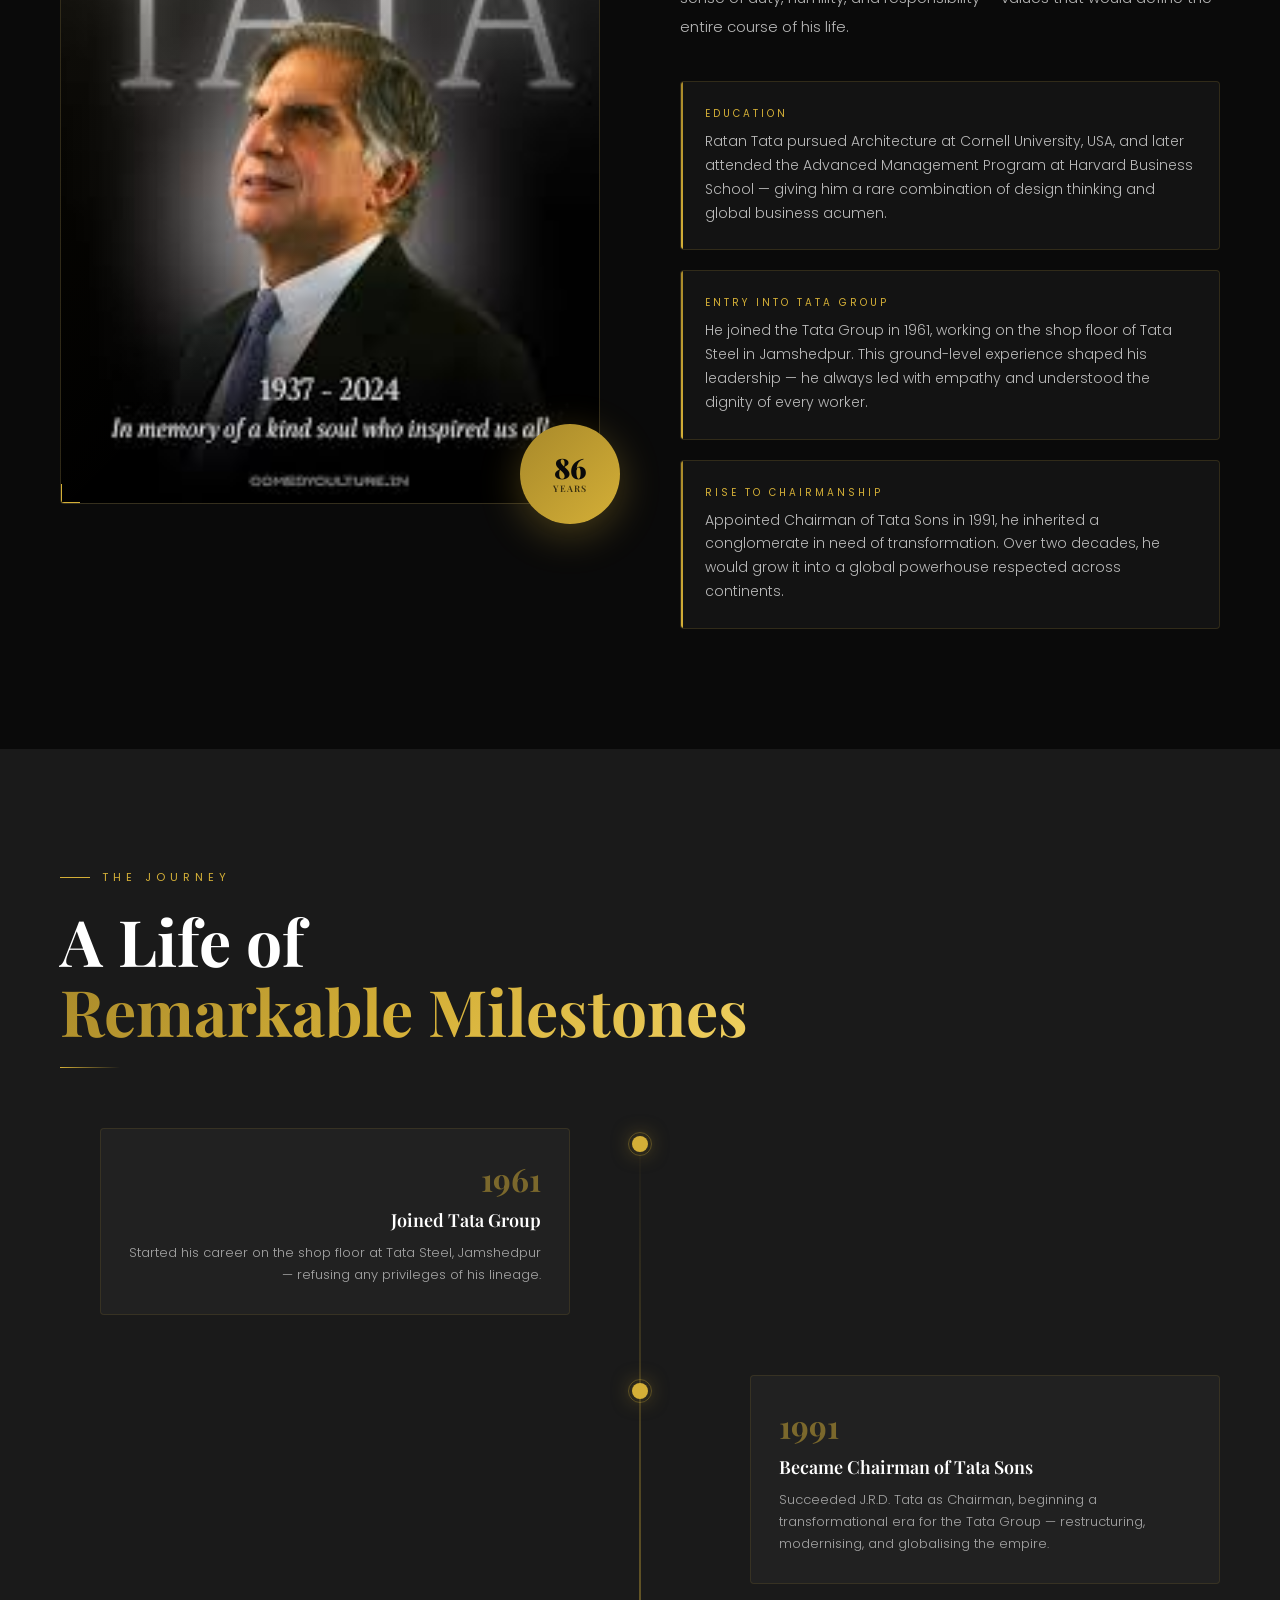
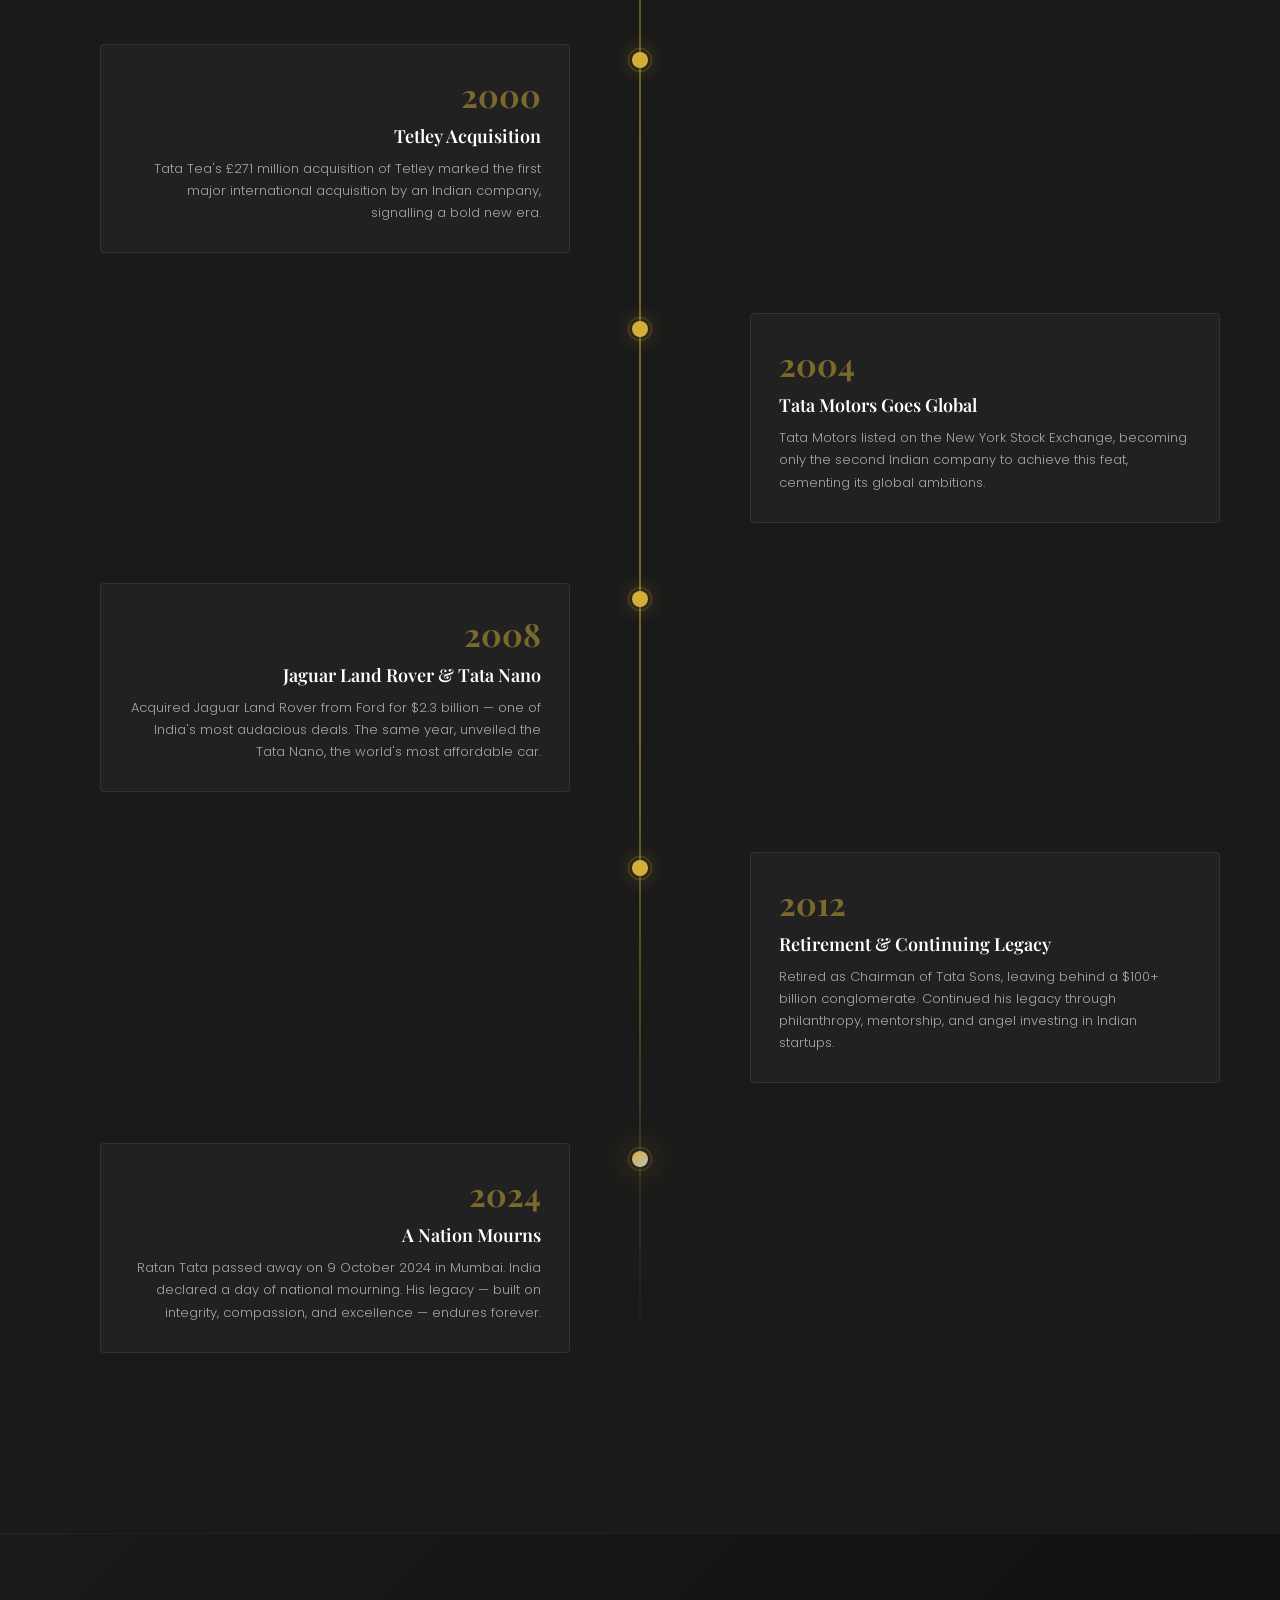
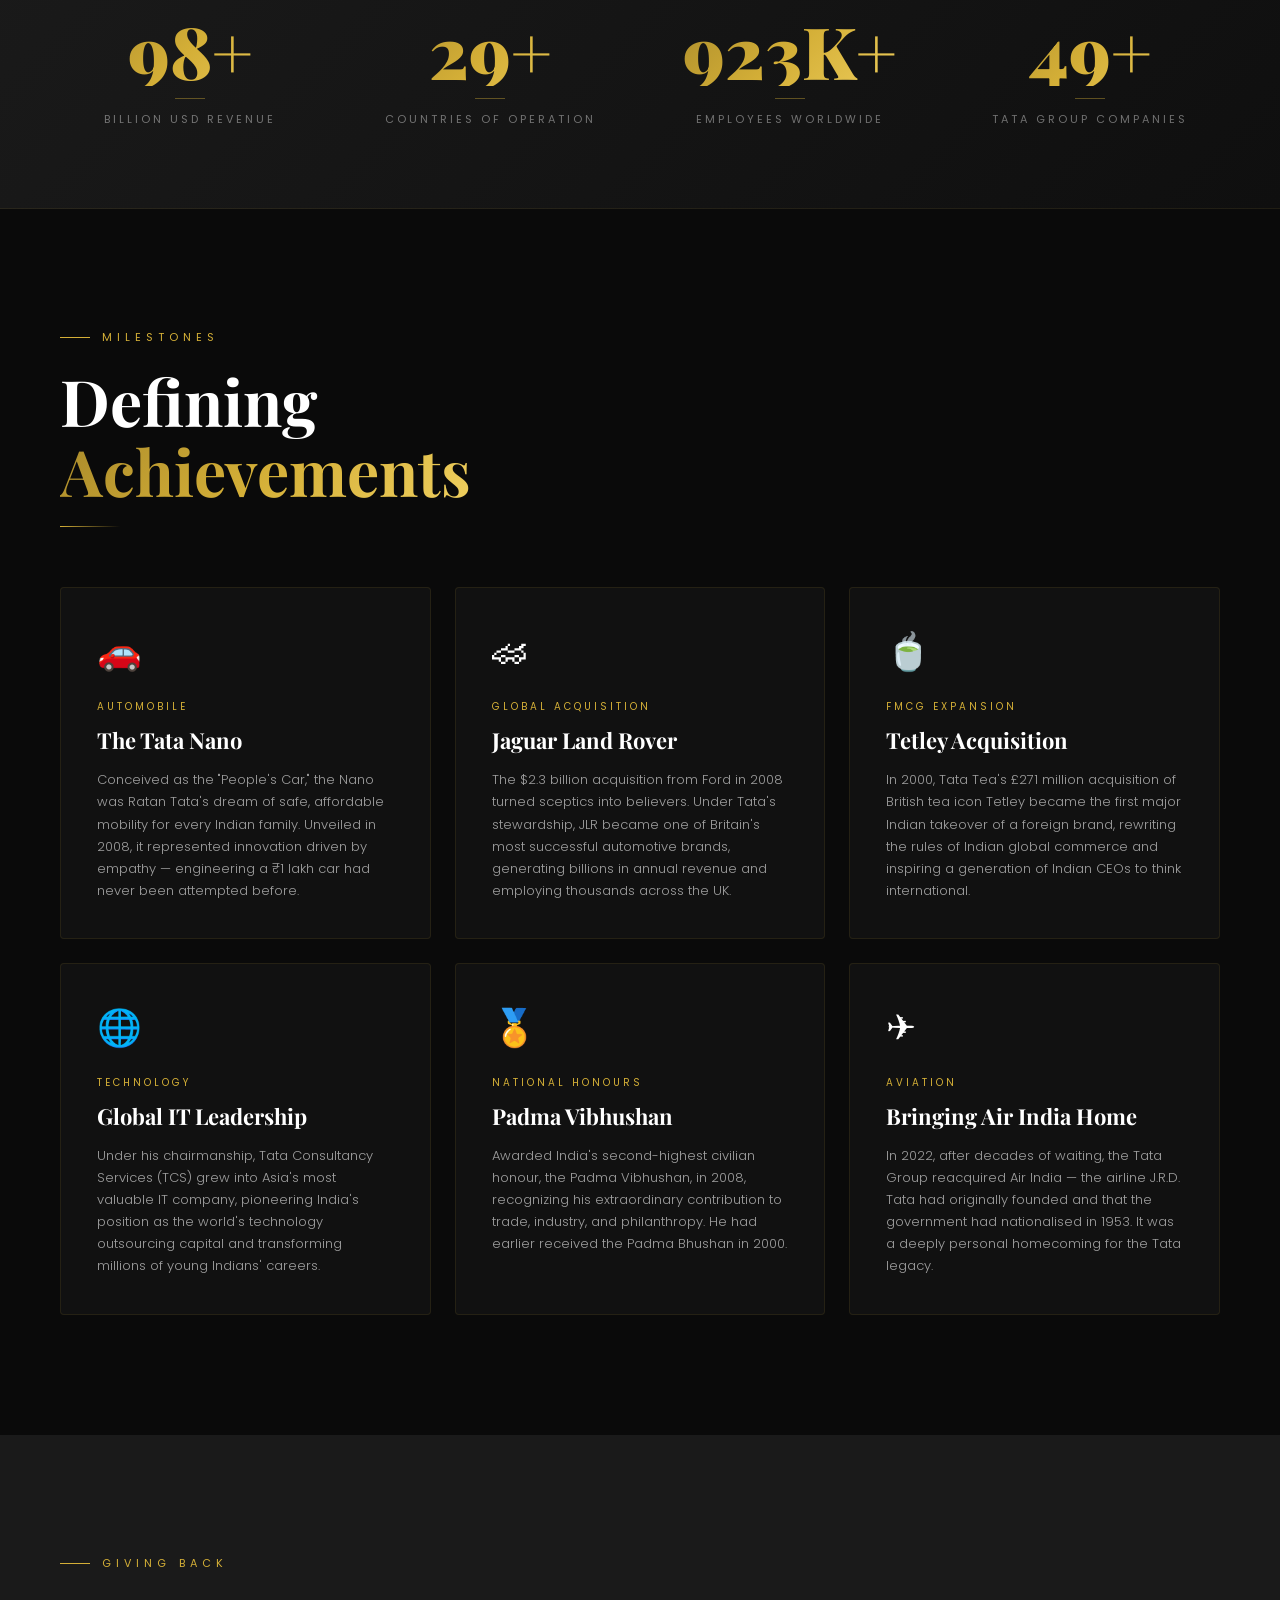
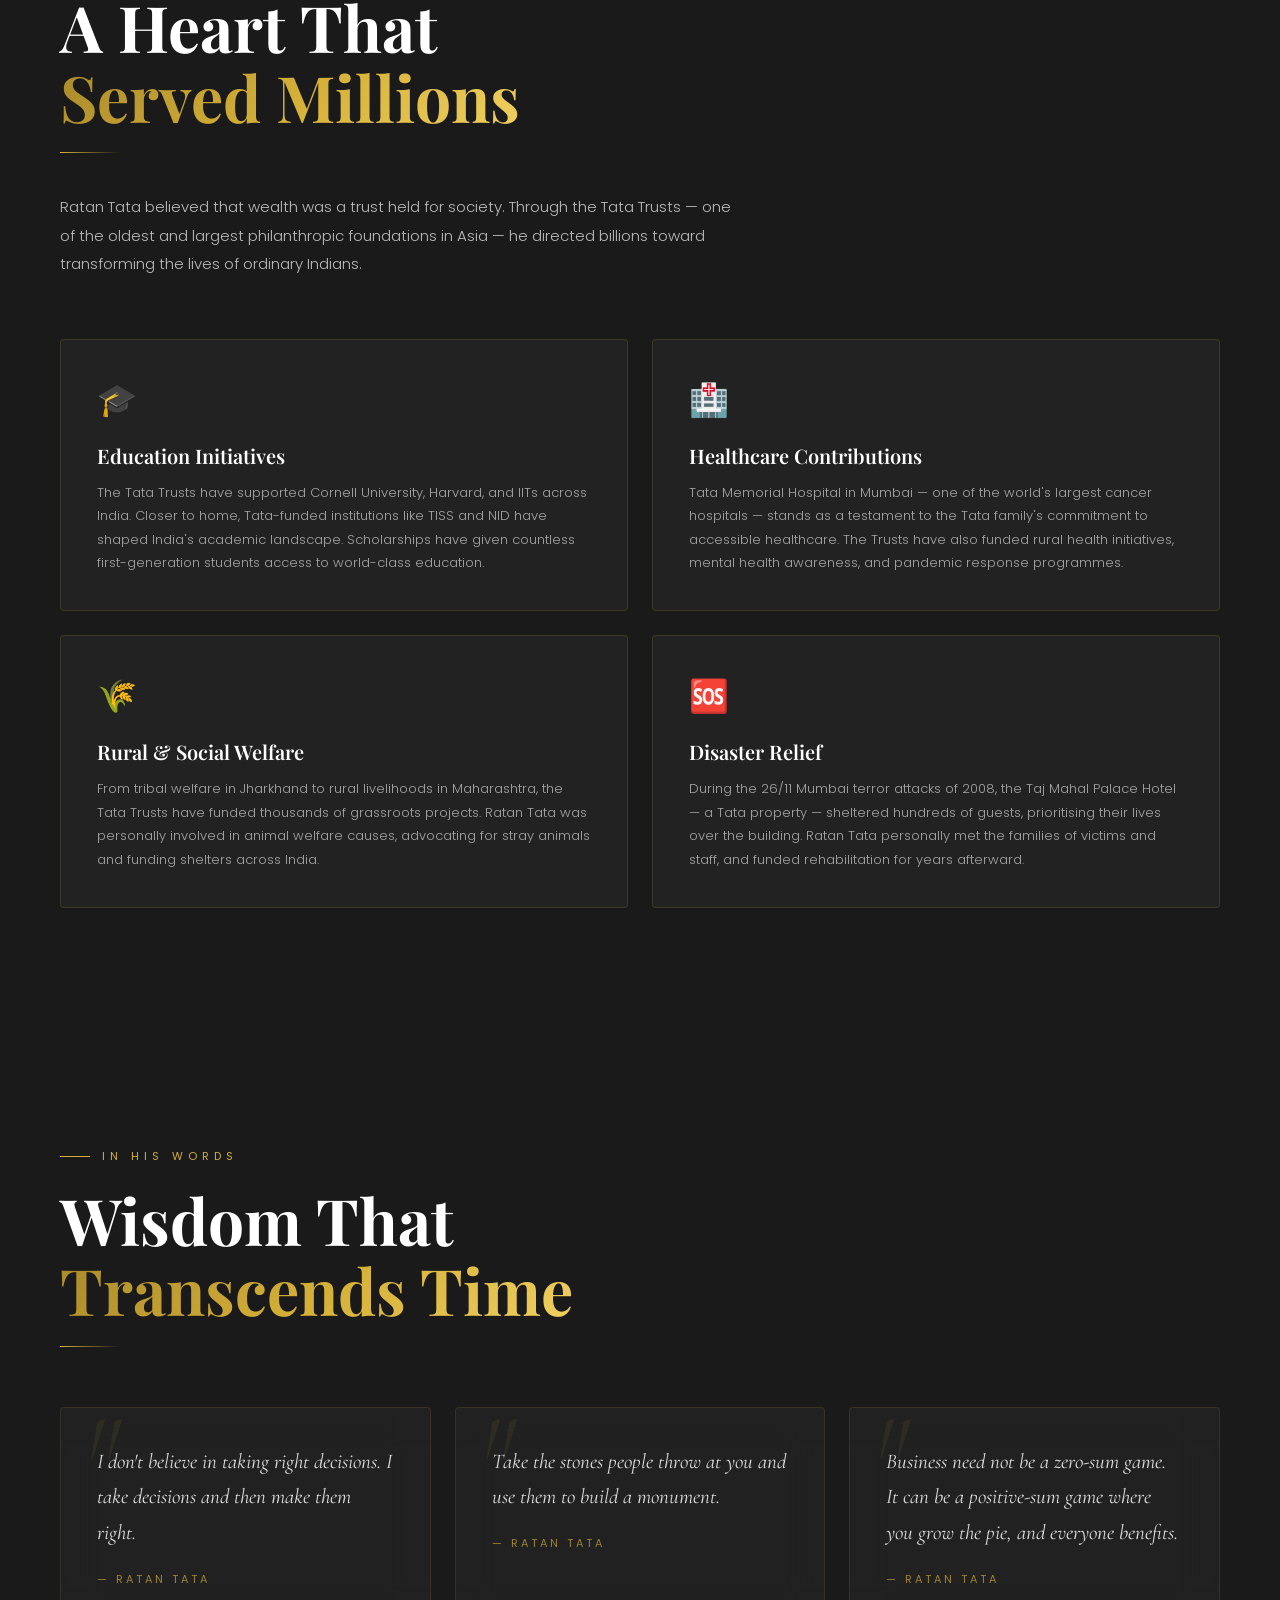
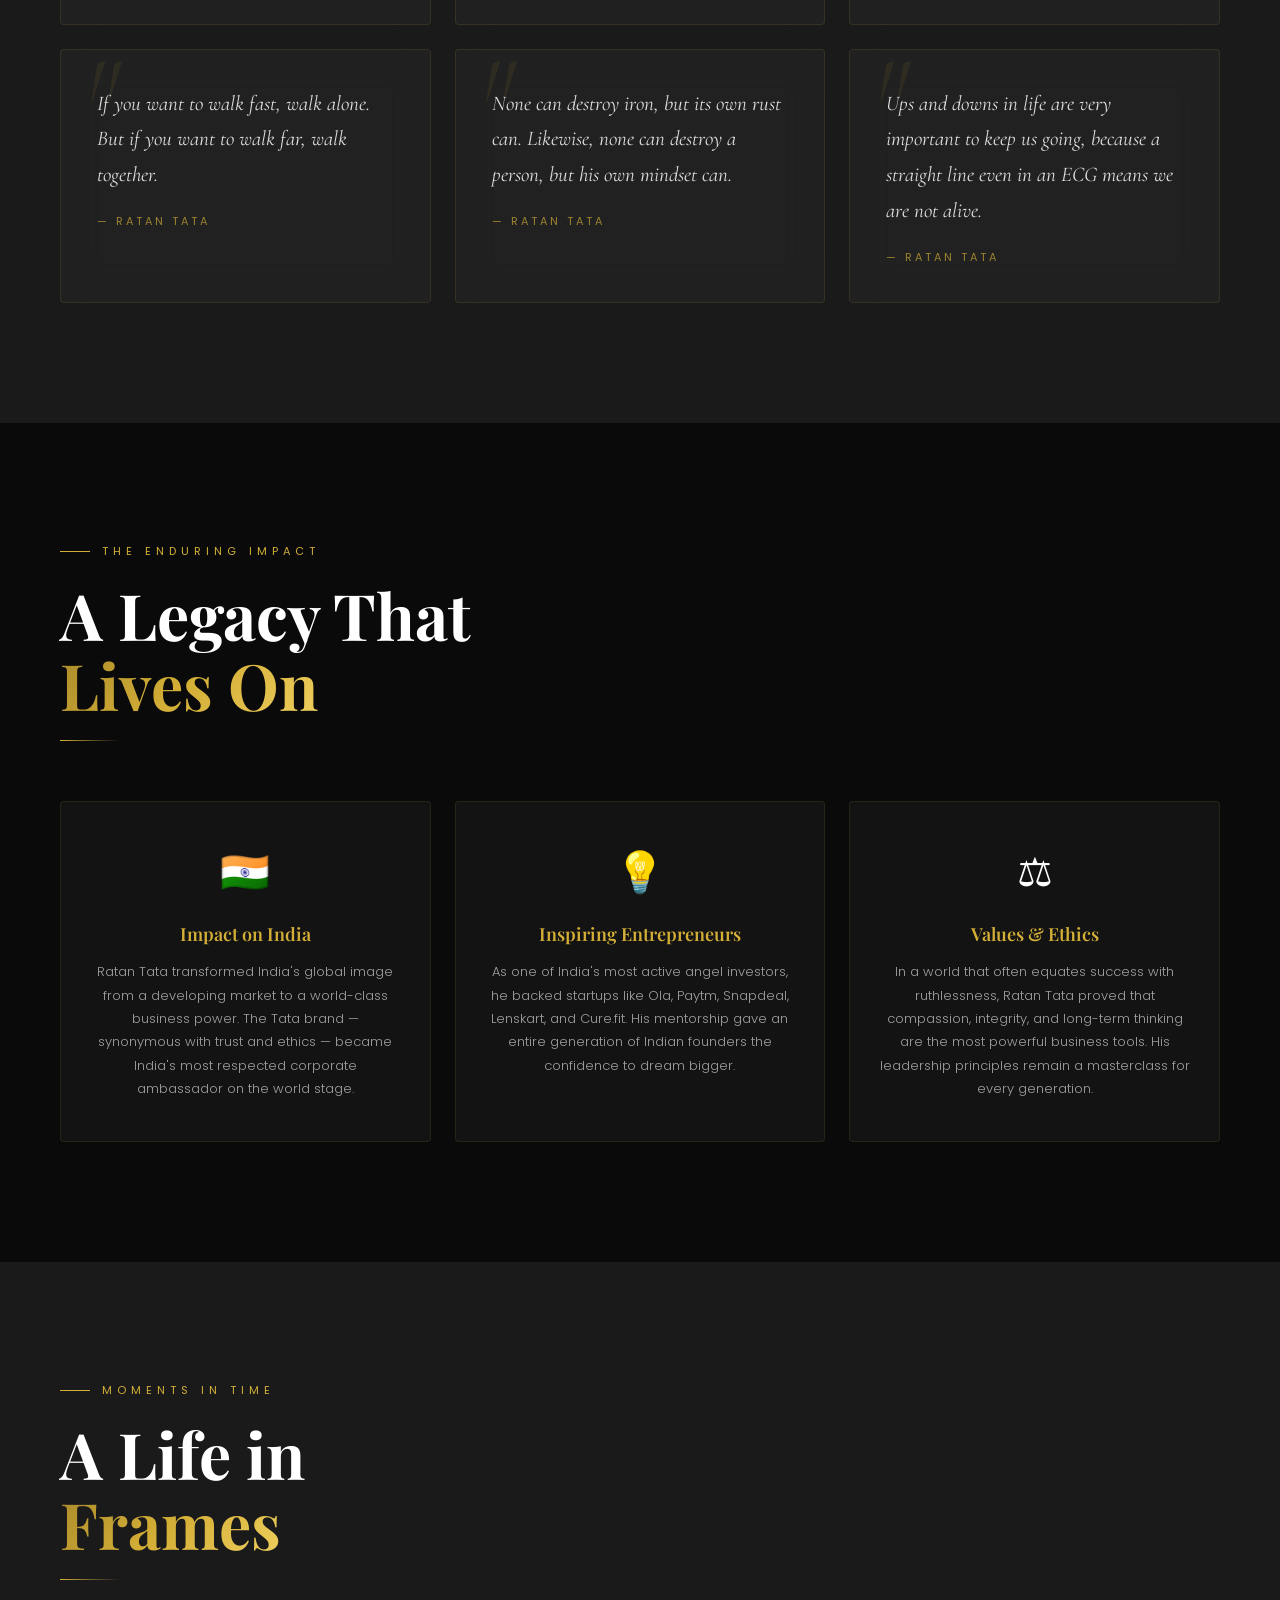
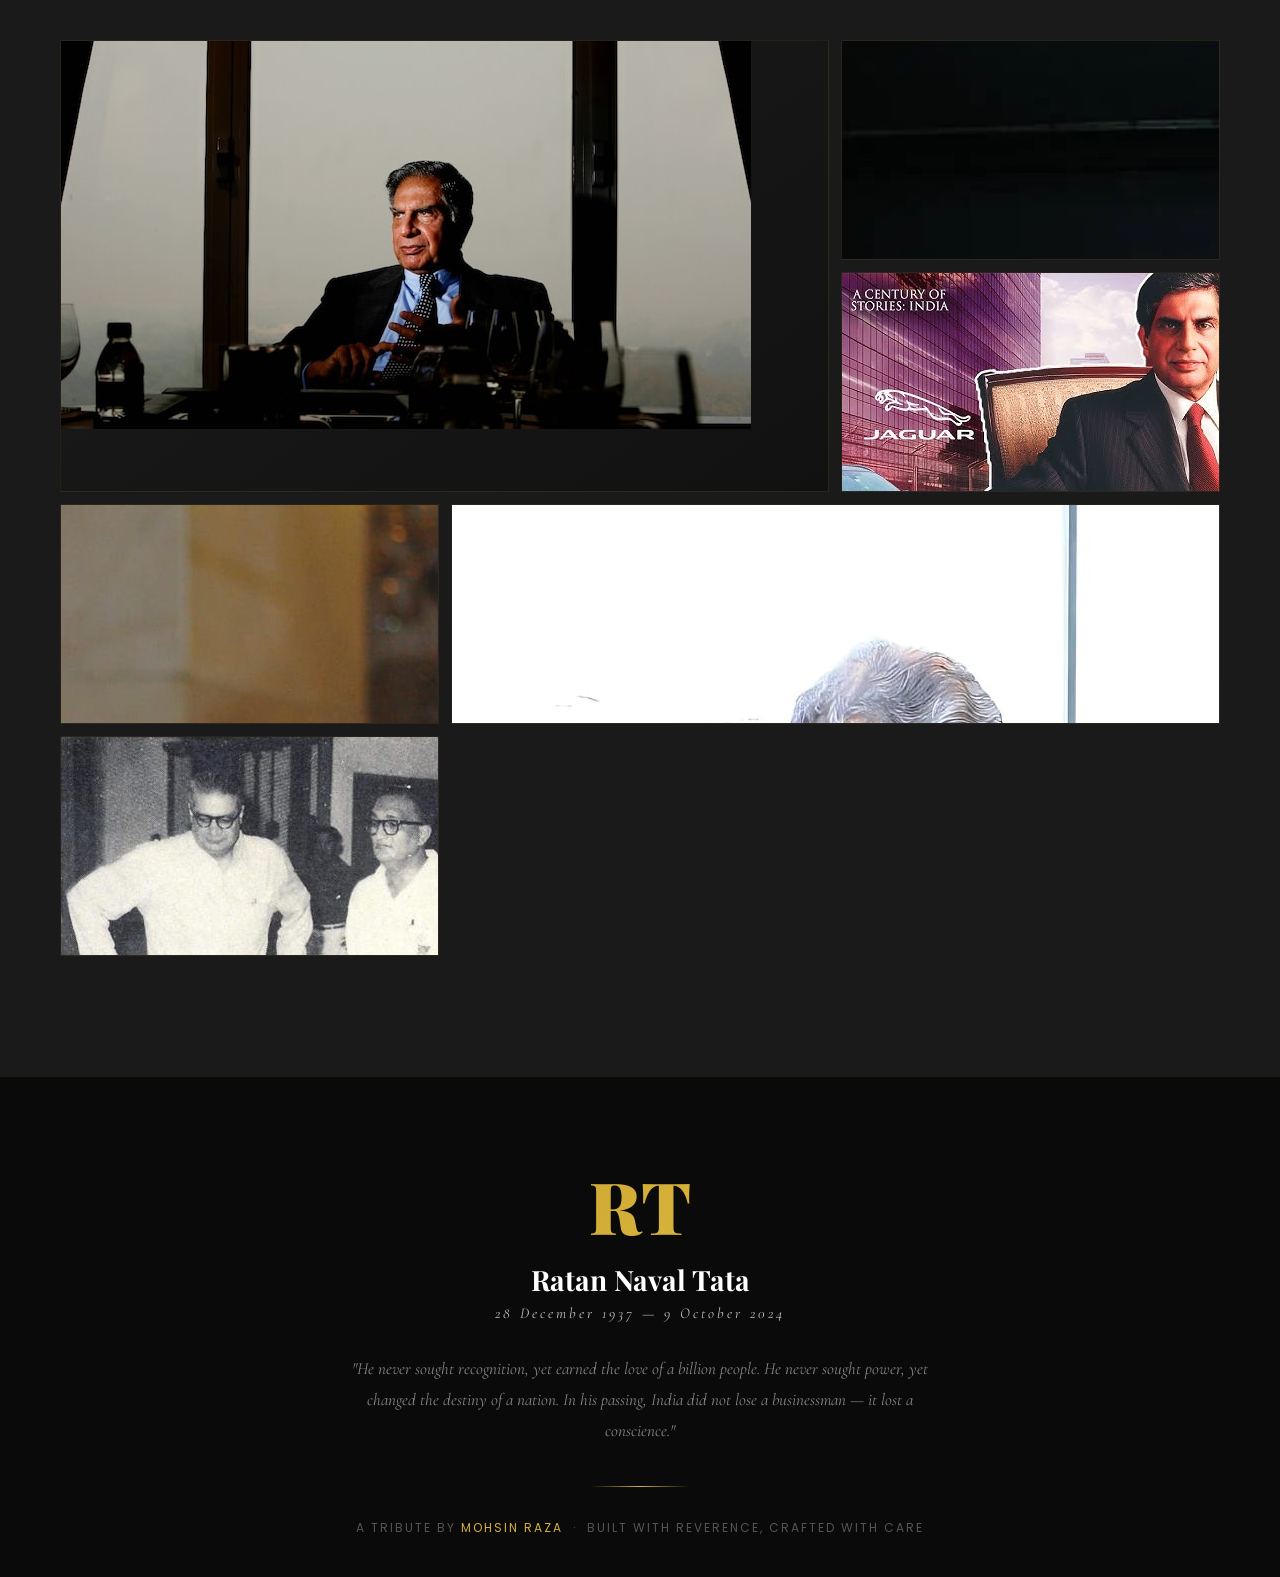
<file: Mohsin_task2/index.html>
<!DOCTYPE html>
<html lang="en">
<head>
<meta charset="UTF-8">
<meta name="viewport" content="width=device-width, initial-scale=1.0">
<title>Ratan Tata — A Legacy Beyond Measure</title>
<link rel="preconnect" href="https://fonts.googleapis.com">
<link href="https://fonts.googleapis.com/css2?family=Playfair+Display:ital,wght@0,400;0,500;0,600;0,700;0,900;1,400;1,700&family=Poppins:wght@300;400;500;600&family=Cormorant+Garamond:ital,wght@0,300;0,400;1,300;1,400;1,500&display=swap" rel="stylesheet">
<style>
:root {
  --black: #0A0A0A;
  --charcoal: #1A1A1A;
  --gold: #D4AF37;
  --gold-light: #F0D060;
  --gold-dark: #A8892A;
  --silver: #C0C0C0;
  --white: #FFFFFF;
  --text-muted: rgba(255,255,255,0.55);
  --glass: rgba(255,255,255,0.04);
  --glass-border: rgba(212,175,55,0.15);
  --gold-glow: rgba(212,175,55,0.2);
}
*{margin:0;padding:0;box-sizing:border-box;}
html{scroll-behavior:smooth;}
body{
  background:var(--black);
  color:var(--white);
  font-family:'Poppins',sans-serif;
  overflow-x:hidden;
  cursor:none;
}
/* Custom cursor */
.cursor{
  width:10px;height:10px;
  border-radius:50%;background:var(--gold);
  position:fixed;pointer-events:none;z-index:99999;
  transition:transform 0.1s ease;
  transform:translate(-50%,-50%);
}
.cursor-ring{
  width:36px;height:36px;
  border-radius:50%;border:1px solid rgba(212,175,55,0.5);
  position:fixed;pointer-events:none;z-index:99998;
  transition:all 0.12s ease;
  transform:translate(-50%,-50%);
}

#scroll-progress{
  position:fixed;top:0;left:0;height:2px;z-index:9999;
  background:linear-gradient(90deg,var(--gold-dark),var(--gold),var(--gold-light));
  width:0%;transition:width 0.1s linear;
  box-shadow:0 0 10px var(--gold);
}

#loader{
  position:fixed;inset:0;z-index:99990;
  background:var(--black);
  display:flex;flex-direction:column;align-items:center;justify-content:center;
  transition:opacity 0.8s ease, visibility 0.8s ease;
}
#loader.out{opacity:0;visibility:hidden;}
.loader-monogram{
  font-family:'Playfair Display',serif;
  font-size:clamp(80px,15vw,140px);
  font-weight:900;
  line-height:1;
  background:linear-gradient(135deg,var(--gold-dark),var(--gold),var(--gold-light),var(--gold));
  -webkit-background-clip:text;-webkit-text-fill-color:transparent;
  background-clip:text;
  animation:monogramPulse 2s ease-in-out infinite;
  letter-spacing:-4px;
}
@keyframes monogramPulse{
  0%,100%{filter:drop-shadow(0 0 20px rgba(212,175,55,0.3));}
  50%{filter:drop-shadow(0 0 50px rgba(212,175,55,0.7));}
}
.loader-line{
  width:120px;height:1px;
  background:linear-gradient(90deg,transparent,var(--gold),transparent);
  margin:24px 0;
  animation:lineExpand 2s ease-in-out infinite;
}
@keyframes lineExpand{
  0%,100%{width:80px;opacity:0.5;}
  50%{width:180px;opacity:1;}
}
.loader-sub{
  font-family:'Cormorant Garamond',serif;
  font-size:15px;letter-spacing:6px;
  color:rgba(212,175,55,0.7);
  font-style:italic;
}
.loader-bar{
  width:200px;height:1px;
  background:rgba(255,255,255,0.08);
  margin-top:40px;overflow:hidden;
}
.loader-fill{
  height:100%;width:0;
  background:linear-gradient(90deg,var(--gold-dark),var(--gold-light));
  animation:loaderFill 2.2s cubic-bezier(0.4,0,0.2,1) forwards;
}
@keyframes loaderFill{to{width:100%;}}

nav{
  position:fixed;top:0;left:0;right:0;z-index:1000;
  padding:20px 60px;
  display:flex;align-items:center;justify-content:space-between;
  background:linear-gradient(to bottom,rgba(10,10,10,0.95),transparent);
  transition:background 0.4s;
}
nav.scrolled{
  background:rgba(10,10,10,0.97);
  border-bottom:1px solid rgba(212,175,55,0.1);
  padding:14px 60px;
}
.nav-logo{
  font-family:'Playfair Display',serif;
  font-size:20px;font-weight:700;
  color:var(--gold);
  letter-spacing:2px;
}
.nav-links{display:flex;gap:36px;}
.nav-links a{
  font-size:12px;letter-spacing:2px;font-weight:500;
  color:rgba(255,255,255,0.6);text-decoration:none;
  transition:color 0.3s;text-transform:uppercase;
}
.nav-links a:hover{color:var(--gold);}

.hero{
  min-height:100vh;
  display:flex;align-items:center;justify-content:center;
  position:relative;overflow:hidden;
}
.hero-bg{
  position:absolute;inset:0;
  background:
    radial-gradient(ellipse at 60% 40%, rgba(212,175,55,0.06) 0%, transparent 60%),
    radial-gradient(ellipse at 20% 80%, rgba(212,175,55,0.04) 0%, transparent 50%),
    var(--black);
}
/* Grain overlay */
.hero-bg::after{
  content:'';position:absolute;inset:0;
  background-image:url("data:image/svg+xml,%3Csvg viewBox='0 0 200 200' xmlns='http://www.w3.org/2000/svg'%3E%3Cfilter id='noise'%3E%3CfeTurbulence type='fractalNoise' baseFrequency='0.9' numOctaves='4' stitchTiles='stitch'/%3E%3C/filter%3E%3Crect width='100%25' height='100%25' filter='url(%23noise)' opacity='0.04'/%3E%3C/svg%3E");
  opacity:0.4;pointer-events:none;
}
.hero-portrait{
  position:absolute;right:0;top:0;bottom:0;
  width:55%;
  background:linear-gradient(135deg,#1a1a1a 0%,#2a2a2a 100%);
  clip-path:polygon(15% 0,100% 0,100% 100%,0% 100%);
  overflow:hidden;
}
.hero-portrait-img{
  width:100%;height:100%;
  object-fit:cover;object-position:top center;
  opacity:0.85;
  filter:grayscale(20%) contrast(1.05);
}
.hero-portrait-overlay{
  position:absolute;inset:0;
  background:linear-gradient(to right,var(--black) 0%,transparent 40%,transparent 70%,rgba(10,10,10,0.3) 100%);
}
/* Placeholder portrait (no image) */
.portrait-placeholder{
  width:100%;height:100%;
  display:flex;align-items:center;justify-content:center;
  background:linear-gradient(160deg,#111 0%,#222 50%,#181818 100%);
  font-family:'Playfair Display',serif;
  font-size:180px;font-weight:900;
  color:rgba(212,175,55,0.08);
  user-select:none;
  letter-spacing:-10px;
}
.hero-content{
  position:relative;z-index:10;
  max-width:1200px;width:100%;
  padding:0 60px;
  display:grid;grid-template-columns:1fr 1fr;
  align-items:center;
  min-height:100vh;
}
.hero-left{padding-right:40px;}
.hero-eyebrow{
  font-size:11px;letter-spacing:5px;
  color:var(--gold);text-transform:uppercase;
  margin-bottom:24px;
  display:flex;align-items:center;gap:12px;
  opacity:0;animation:fadeUp 1s 2.5s ease forwards;
}
.hero-eyebrow::before{
  content:'';display:block;width:40px;height:1px;
  background:var(--gold);
}
.hero-name{
  font-family:'Playfair Display',serif;
  font-size:clamp(52px,7vw,96px);
  font-weight:900;line-height:0.95;
  margin-bottom:8px;
  opacity:0;animation:fadeUp 1s 2.7s ease forwards;
}
.hero-name-gold{
  background:linear-gradient(135deg,var(--gold-dark),var(--gold),var(--gold-light));
  -webkit-background-clip:text;-webkit-text-fill-color:transparent;
  background-clip:text;
  display:block;
}
.hero-dates{
  font-family:'Cormorant Garamond',serif;
  font-size:16px;font-style:italic;
  color:var(--silver);letter-spacing:3px;
  margin-bottom:28px;
  opacity:0;animation:fadeUp 1s 2.9s ease forwards;
}
.hero-tagline{
  font-family:'Cormorant Garamond',serif;
  font-size:clamp(16px,2.2vw,22px);
  font-style:italic;font-weight:300;
  color:rgba(255,255,255,0.8);
  line-height:1.6;
  margin-bottom:40px;
  border-left:2px solid var(--gold);
  padding-left:20px;
  opacity:0;animation:fadeUp 1s 3.1s ease forwards;
}
.hero-quote{
  font-family:'Cormorant Garamond',serif;
  font-size:15px;font-style:italic;
  color:rgba(212,175,55,0.7);
  line-height:1.8;
  opacity:0;animation:fadeUp 1s 3.3s ease forwards;
}
.hero-quote::before{content:'" ';}
.hero-quote::after{content:' "';}
.hero-scroll{
  position:absolute;bottom:40px;left:60px;
  display:flex;align-items:center;gap:12px;
  font-size:11px;letter-spacing:3px;
  color:rgba(255,255,255,0.4);
  opacity:0;animation:fadeUp 1s 3.5s ease forwards;
}
.scroll-line{
  width:40px;height:1px;
  background:linear-gradient(90deg,var(--gold),transparent);
  animation:scrollLine 2s ease-in-out infinite;
}
@keyframes scrollLine{
  0%,100%{width:40px;}50%{width:70px;}
}

section{padding:120px 60px;}
.section-max{max-width:1200px;margin:0 auto;}
.section-eyebrow{
  font-size:11px;letter-spacing:5px;
  color:var(--gold);text-transform:uppercase;
  display:flex;align-items:center;gap:12px;
  margin-bottom:20px;
}
.section-eyebrow::before{
  content:'';display:block;width:30px;height:1px;background:var(--gold);
}
.section-title{
  font-family:'Playfair Display',serif;
  font-size:clamp(36px,5vw,64px);
  font-weight:700;line-height:1.1;
  margin-bottom:20px;
}
.gold-text{
  background:linear-gradient(135deg,var(--gold-dark),var(--gold),var(--gold-light));
  -webkit-background-clip:text;-webkit-text-fill-color:transparent;
  background-clip:text;
}
.section-rule{
  width:60px;height:1px;
  background:linear-gradient(90deg,var(--gold),transparent);
  margin:20px 0 40px;
}
.body-text{
  font-size:15px;line-height:1.9;
  color:rgba(255,255,255,0.7);
  font-weight:300;
}

.about-grid{
  display:grid;grid-template-columns:1fr 1fr;gap:80px;
  align-items:center;
}
.about-visual{
  position:relative;
}
.about-frame{
  width:100%;aspect-ratio:3/4;
  background:linear-gradient(145deg,var(--charcoal),#111);
  border-radius:4px;
  position:relative;overflow:hidden;
  border:1px solid rgba(212,175,55,0.15);
}
.about-frame-inner{
  position:absolute;inset:12px;
  background:linear-gradient(145deg,#1c1c1c,#0f0f0f);
  border-radius:2px;
  display:flex;align-items:center;justify-content:center;
  font-family:'Playfair Display',serif;
  font-size:100px;font-weight:900;
  color:rgba(212,175,55,0.06);
}
.about-frame::after{
  content:'';position:absolute;
  inset:0;
  background:linear-gradient(135deg,rgba(212,175,55,0.05) 0%,transparent 60%);
}
.about-corner{
  position:absolute;width:20px;height:20px;
  border-color:var(--gold);border-style:solid;
}
.about-corner.tl{top:-1px;left:-1px;border-width:2px 0 0 2px;}
.about-corner.tr{top:-1px;right:-1px;border-width:2px 2px 0 0;}
.about-corner.bl{bottom:-1px;left:-1px;border-width:0 0 2px 2px;}
.about-corner.br{bottom:-1px;right:-1px;border-width:0 2px 2px 0;}
.about-badge{
  position:absolute;bottom:-20px;right:-20px;
  width:100px;height:100px;border-radius:50%;
  background:linear-gradient(135deg,var(--gold-dark),var(--gold));
  display:flex;flex-direction:column;align-items:center;justify-content:center;
  font-family:'Playfair Display',serif;
  box-shadow:0 10px 40px rgba(212,175,55,0.3);
}
.about-badge-num{font-size:28px;font-weight:900;color:var(--black);line-height:1;}
.about-badge-label{font-size:9px;color:rgba(0,0,0,0.7);letter-spacing:1px;font-weight:600;}
.about-cards{display:flex;flex-direction:column;gap:20px;margin-top:40px;}
.about-card{
  padding:24px;
  background:var(--glass);
  border:1px solid var(--glass-border);
  border-radius:4px;
  position:relative;overflow:hidden;
}
.about-card::before{
  content:'';position:absolute;
  left:0;top:0;bottom:0;width:2px;
  background:linear-gradient(to bottom,var(--gold-dark),var(--gold));
}
.about-card-label{
  font-size:10px;letter-spacing:3px;
  color:var(--gold);margin-bottom:8px;text-transform:uppercase;
}
.about-card-text{font-size:14px;color:rgba(255,255,255,0.7);line-height:1.7;font-weight:300;}

.timeline-section{background:var(--charcoal);}
.timeline{position:relative;margin-top:60px;}
.timeline::before{
  content:'';position:absolute;
  left:50%;top:0;bottom:0;width:1px;
  background:linear-gradient(to bottom,transparent,var(--gold),var(--gold),transparent);
  transform:translateX(-50%);
}
.timeline-item{
  display:grid;grid-template-columns:1fr 60px 1fr;
  gap:0;margin-bottom:60px;
  align-items:start;
}
.timeline-content{padding:0 40px;}
.timeline-content.right{text-align:right;}
.timeline-dot{
  width:16px;height:16px;border-radius:50%;
  background:var(--gold);
  box-shadow:0 0 20px rgba(212,175,55,0.5);
  margin:0 auto;margin-top:8px;
  position:relative;z-index:1;
  flex-shrink:0;
}
.timeline-dot::before{
  content:'';position:absolute;inset:-4px;
  border-radius:50%;border:1px solid rgba(212,175,55,0.3);
}
.timeline-card{
  background:rgba(255,255,255,0.03);
  border:1px solid rgba(212,175,55,0.12);
  padding:28px;border-radius:4px;
  transition:all 0.4s ease;
  opacity:0;transform:translateX(-40px);
}
.timeline-item:nth-child(even) .timeline-card{transform:translateX(40px);}
.timeline-card.visible{opacity:1;transform:translateX(0);}
.timeline-card:hover{
  background:rgba(212,175,55,0.05);
  border-color:rgba(212,175,55,0.3);
  box-shadow:0 20px 60px rgba(0,0,0,0.4),0 0 30px rgba(212,175,55,0.08);
  transform:translateY(-4px)!important;
}
.timeline-year{
  font-family:'Playfair Display',serif;
  font-size:32px;font-weight:700;
  color:var(--gold);opacity:0.5;
  margin-bottom:8px;
}
.timeline-event{
  font-family:'Playfair Display',serif;
  font-size:18px;font-weight:600;
  margin-bottom:10px;
}
.timeline-desc{font-size:13px;color:rgba(255,255,255,0.6);line-height:1.7;font-weight:300;}

.achievements-grid{
  display:grid;
  grid-template-columns:repeat(auto-fit,minmax(280px,1fr));
  gap:24px;margin-top:60px;
}
.achievement-card{
  background:rgba(255,255,255,0.03);
  border:1px solid rgba(212,175,55,0.1);
  padding:36px;border-radius:4px;
  position:relative;overflow:hidden;
  transition:all 0.4s cubic-bezier(0.34,1.56,0.64,1);
  opacity:0;transform:translateY(30px);
}
.achievement-card.visible{opacity:1;transform:translateY(0);}
.achievement-card::before{
  content:'';position:absolute;
  inset:0;opacity:0;
  background:linear-gradient(135deg,rgba(212,175,55,0.06),transparent);
  transition:opacity 0.4s;
}
.achievement-card:hover{
  transform:translateY(-8px);
  border-color:rgba(212,175,55,0.35);
  box-shadow:0 30px 80px rgba(0,0,0,0.5),0 0 40px rgba(212,175,55,0.1);
}
.achievement-card:hover::before{opacity:1;}
.achievement-icon{
  font-size:36px;margin-bottom:20px;
  display:block;
}
.achievement-label{
  font-size:10px;letter-spacing:3px;
  color:var(--gold);margin-bottom:10px;text-transform:uppercase;
}
.achievement-title{
  font-family:'Playfair Display',serif;
  font-size:22px;font-weight:700;
  margin-bottom:14px;
}
.achievement-text{font-size:13px;color:rgba(255,255,255,0.6);line-height:1.7;font-weight:300;}

.counters-section{
  padding:80px 60px;
  background:linear-gradient(135deg,var(--charcoal),#0f0f0f);
  border-top:1px solid rgba(212,175,55,0.08);
  border-bottom:1px solid rgba(212,175,55,0.08);
}
.counters-grid{
  display:grid;grid-template-columns:repeat(4,1fr);
  gap:40px;max-width:1200px;margin:0 auto;
}
.counter-item{text-align:center;}
.counter-num{
  font-family:'Playfair Display',serif;
  font-size:clamp(48px,6vw,72px);font-weight:900;
  background:linear-gradient(135deg,var(--gold-dark),var(--gold),var(--gold-light));
  -webkit-background-clip:text;-webkit-text-fill-color:transparent;
  background-clip:text;
  line-height:1;
}
.counter-suffix{font-size:0.6em;}
.counter-label{
  font-size:11px;letter-spacing:3px;
  color:rgba(255,255,255,0.4);margin-top:10px;text-transform:uppercase;
}
.counter-rule{
  width:30px;height:1px;
  background:var(--gold);
  margin:12px auto;opacity:0.4;
}

.philan-grid{
  display:grid;grid-template-columns:1fr 1fr;gap:24px;
  margin-top:60px;
}
.philan-card{
  padding:36px;
  background:var(--glass);
  border:1px solid var(--glass-border);
  border-radius:4px;
  position:relative;overflow:hidden;
  transition:all 0.4s ease;
  opacity:0;transform:translateY(20px);
}
.philan-card.visible{opacity:1;transform:translateY(0);}
.philan-card:hover{
  border-color:rgba(212,175,55,0.3);
  background:rgba(212,175,55,0.04);
  box-shadow:0 20px 60px rgba(0,0,0,0.4);
}
.philan-icon{font-size:32px;margin-bottom:18px;}
.philan-title{
  font-family:'Playfair Display',serif;
  font-size:20px;font-weight:600;margin-bottom:12px;
}
.philan-text{font-size:13px;color:rgba(255,255,255,0.6);line-height:1.8;font-weight:300;}

.quotes-section{
  background:var(--charcoal);
  padding:120px 60px;
}
.quotes-grid{
  display:grid;grid-template-columns:repeat(auto-fit,minmax(320px,1fr));
  gap:24px;margin-top:60px;
}
.quote-card{
  background:rgba(255,255,255,0.03);
  backdrop-filter:blur(20px);
  border:1px solid rgba(212,175,55,0.12);
  border-radius:4px;
  padding:36px;
  position:relative;overflow:hidden;
  transition:all 0.4s ease;
  opacity:0;transform:translateY(30px);
}
.quote-card.visible{opacity:1;transform:translateY(0);}
.quote-card::before{
  content:'"';
  font-family:'Cormorant Garamond',serif;
  font-size:120px;font-style:italic;font-weight:300;
  color:rgba(212,175,55,0.08);
  position:absolute;top:-10px;left:20px;
  line-height:1;
}
.quote-card:hover{
  border-color:rgba(212,175,55,0.3);
  background:rgba(212,175,55,0.04);
  transform:translateY(-6px);
  box-shadow:0 24px 60px rgba(0,0,0,0.5),0 0 30px rgba(212,175,55,0.08);
}
.quote-text{
  font-family:'Cormorant Garamond',serif;
  font-size:clamp(17px,2vw,21px);
  font-style:italic;font-weight:400;
  line-height:1.7;color:rgba(255,255,255,0.85);
  position:relative;z-index:1;
  margin-bottom:20px;
}
.quote-attr{
  font-size:11px;letter-spacing:3px;
  color:var(--gold);text-transform:uppercase;
  opacity:0.7;
}

.legacy-grid{
  display:grid;grid-template-columns:1fr 1fr 1fr;gap:24px;
  margin-top:60px;
}
.legacy-card{
  text-align:center;padding:40px 28px;
  border:1px solid rgba(212,175,55,0.1);
  border-radius:4px;
  background:var(--glass);
  transition:all 0.4s ease;
  opacity:0;transform:translateY(20px);
}
.legacy-card.visible{opacity:1;transform:translateY(0);}
.legacy-card:hover{
  border-color:rgba(212,175,55,0.3);
  background:rgba(212,175,55,0.04);
  box-shadow:0 20px 60px rgba(0,0,0,0.4),0 0 30px rgba(212,175,55,0.06);
}
.legacy-icon{font-size:40px;margin-bottom:20px;}
.legacy-title{
  font-family:'Playfair Display',serif;
  font-size:18px;font-weight:600;
  margin-bottom:14px;color:var(--gold);
}
.legacy-text{font-size:13px;color:rgba(255,255,255,0.6);line-height:1.8;font-weight:300;}

.gallery-section{background:var(--charcoal);}
.gallery-grid{
  display:grid;
  grid-template-columns:repeat(3,1fr);
  grid-auto-rows:220px;
  gap:12px;margin-top:60px;
}
.gallery-item{
  position:relative;overflow:hidden;
  background:linear-gradient(145deg,#1c1c1c,#111);
  cursor:pointer;
  border:1px solid rgba(212,175,55,0.1);
  opacity:0;transform:translateY(20px);
  transition:opacity 0.6s ease,transform 0.6s ease;
}
.gallery-item.visible{opacity:1;transform:translateY(0);}
.gallery-item:nth-child(1){grid-column:span 2;grid-row:span 2;}
.gallery-item:nth-child(5){grid-column:span 2;}
.gallery-item-inner{
  width:100%;height:100%;
  display:flex;align-items:center;justify-content:center;
  font-family:'Playfair Display',serif;
  font-size:14px;font-style:italic;
  color:rgba(212,175,55,0.2);
  transition:all 0.4s ease;
  flex-direction:column;gap:10px;
}
.gallery-item:hover .gallery-item-inner{
  color:rgba(212,175,55,0.4);
}
.gallery-item-label{
  position:absolute;
  bottom:0;left:0;right:0;
  padding:20px;
  background:linear-gradient(to top,rgba(0,0,0,0.8),transparent);
  font-size:13px;color:rgba(255,255,255,0.8);
  transform:translateY(100%);
  transition:transform 0.3s ease;
  font-style:italic;font-family:'Cormorant Garamond',serif;
}
.gallery-item:hover .gallery-item-label{transform:translateY(0);}
.gallery-item::after{
  content:'';position:absolute;inset:0;
  border:0px solid var(--gold);
  transition:border-width 0.3s ease;
  pointer-events:none;
}
.gallery-item:hover::after{border-width:1px;}

#lightbox{
  position:fixed;inset:0;z-index:9999;
  background:rgba(0,0,0,0.95);
  display:none;align-items:center;justify-content:center;
  backdrop-filter:blur(10px);
}
#lightbox.active{display:flex;}
.lightbox-inner{
  max-width:800px;width:90%;
  position:relative;text-align:center;
}
.lightbox-close{
  position:absolute;top:-50px;right:0;
  font-size:24px;color:var(--gold);cursor:pointer;
  width:40px;height:40px;
  display:flex;align-items:center;justify-content:center;
  border:1px solid rgba(212,175,55,0.3);
  border-radius:50%;transition:all 0.3s;
}
.lightbox-close:hover{background:rgba(212,175,55,0.1);}
.lightbox-content{
  background:linear-gradient(145deg,#1c1c1c,#111);
  border:1px solid rgba(212,175,55,0.2);
  border-radius:4px;
  padding:60px;
  font-family:'Playfair Display',serif;
  font-size:32px;font-style:italic;
  color:rgba(212,175,55,0.2);
}
.lightbox-caption{
  font-family:'Cormorant Garamond',serif;
  font-size:16px;font-style:italic;
  color:rgba(255,255,255,0.6);
  margin-top:16px;
}

footer{
  background:var(--black);
  border-top:1px solid rgba(212,175,55,0.1);
  padding:80px 60px 40px;
  text-align:center;
}
.footer-monogram{
  font-family:'Playfair Display',serif;
  font-size:72px;font-weight:900;
  background:linear-gradient(135deg,var(--gold-dark),var(--gold),var(--gold-light));
  -webkit-background-clip:text;-webkit-text-fill-color:transparent;
  background-clip:text;
  margin-bottom:8px;
  display:block;
}
.footer-name{
  font-family:'Playfair Display',serif;
  font-size:28px;font-weight:700;
  color:var(--white);margin-bottom:6px;
}
.footer-dates{
  font-family:'Cormorant Garamond',serif;
  font-style:italic;font-size:15px;
  color:var(--silver);letter-spacing:3px;margin-bottom:32px;
}
.footer-tribute{
  font-family:'Cormorant Garamond',serif;
  font-style:italic;font-size:17px;
  color:rgba(255,255,255,0.5);
  line-height:1.8;max-width:600px;margin:0 auto 40px;
}
.footer-line{
  width:100px;height:1px;
  background:linear-gradient(90deg,transparent,var(--gold),transparent);
  margin:32px auto;
}
.footer-credit{
  font-size:12px;letter-spacing:2px;
  color:rgba(255,255,255,0.3);text-transform:uppercase;
}
.footer-credit span{color:var(--gold);}

@keyframes fadeUp{from{opacity:0;transform:translateY(30px);}to{opacity:1;transform:translateY(0);}}
.fade-up{opacity:0;transform:translateY(40px);transition:all 0.8s cubic-bezier(0.22,1,0.36,1);}
.fade-up.visible{opacity:1;transform:translateY(0);}

@media(max-width:900px){
  nav{padding:16px 24px;}
  nav.scrolled{padding:12px 24px;}
  .nav-links{gap:20px;}
  .nav-links a{font-size:11px;}
  section{padding:80px 24px;}
  .hero-content{grid-template-columns:1fr;padding:0 24px;}
  .hero-portrait{clip-path:none;width:100%;opacity:0.15;}
  .hero-scroll{left:24px;}
  .about-grid{grid-template-columns:1fr;gap:40px;}
  .about-visual{display:none;}
  .timeline::before{left:20px;}
  .timeline-item{grid-template-columns:0 40px 1fr;gap:0;}
  .timeline-content.right{display:none;}
  .timeline-content{padding:0 0 0 20px;}
  .counters-grid{grid-template-columns:repeat(2,1fr);}
  .philan-grid{grid-template-columns:1fr;}
  .legacy-grid{grid-template-columns:1fr 1fr;}
  .gallery-grid{grid-template-columns:1fr 1fr;grid-auto-rows:160px;}
  .gallery-item:nth-child(1){grid-column:span 2;grid-row:span 1;}
  .gallery-item:nth-child(5){grid-column:span 1;}
  .counters-section,.quotes-section,.gallery-section{padding:80px 24px;}
}
@media(max-width:600px){
  .nav-links{display:none;}
  .hero-name{font-size:48px;}
  .legacy-grid{grid-template-columns:1fr;}
  .counters-grid{grid-template-columns:repeat(2,1fr);}
  .gallery-grid{grid-template-columns:1fr;grid-auto-rows:200px;}
  .gallery-item:nth-child(1){grid-column:span 1;grid-row:span 1;}
  .gallery-item:nth-child(5){grid-column:span 1;}
}
</style>
</head>
<body>

<!-- Custom Cursor -->
<div class="cursor" id="cursor"></div>
<div class="cursor-ring" id="cursorRing"></div>

<!-- Scroll Progress -->
<div id="scroll-progress"></div>

<!-- LOADER -->
<div id="loader">
  <div class="loader-monogram">RT</div>
  <div class="loader-line"></div>
  <div class="loader-sub">A Legacy Beyond Measure</div>
  <div class="loader-bar"><div class="loader-fill"></div></div>
</div>

<!-- NAV -->
<nav id="nav">
  <div class="nav-logo">RT</div>
  <div class="nav-links">
    <a href="#about">About</a>
    <a href="#timeline">Journey</a>
    <a href="#achievements">Achievements</a>
    <a href="#philanthropy">Philanthropy</a>
    <a href="#quotes">Quotes</a>
    <a href="#legacy">Legacy</a>
  </div>
</nav>

<section class="hero" id="home">
  <div class="hero-bg"></div>
  <div class="hero-portrait">
    
    <img
      src="ratan-tata.jpg"
      alt="Ratan Tata"
      class="hero-portrait-img"
      onerror="this.style.display='none';document.getElementById('heroPlaceholder').style.display='flex';"
    >
    <div class="portrait-placeholder" id="heroPlaceholder" style="display:none">RT</div>
    <div class="hero-portrait-overlay"></div>
  </div>
  <div class="hero-content">
    <div class="hero-left">
      <div class="hero-eyebrow">1937 — 2024</div>
      <div class="hero-name">
        <span>Ratan</span>
        <span class="hero-name-gold">Tata</span>
      </div>
      <div class="hero-dates">28 December 1937 · 9 October 2024</div>
      <div class="hero-tagline">A Visionary Leader, Philanthropist,<br>and Nation Builder</div>
      <div class="hero-quote">I don't believe in taking right decisions. I take decisions and then make them right.</div>
    </div>
  </div>
  <div class="hero-scroll">
    <div class="scroll-line"></div>
    SCROLL TO EXPLORE
  </div>
</section>

<section id="about">
  <div class="section-max">
    <div class="about-grid">
      <div class="about-visual" data-parallax="0.15">
        <div class="about-frame">
          
          <img
            src="ratan-tata-about.jpg"
            alt="Ratan Tata"
            style="width:100%;height:100%;object-fit:cover;object-position:top center;display:block;"
            onerror="this.style.display='none';document.getElementById('aboutPlaceholder').style.display='flex';"
          >
          <div class="about-frame-inner" id="aboutPlaceholder" style="display:none">RT</div>
          <div class="about-corner tl"></div>
          <div class="about-corner tr"></div>
          <div class="about-corner bl"></div>
          <div class="about-corner br"></div>
        </div>
        <div class="about-badge">
          <div class="about-badge-num">86</div>
          <div class="about-badge-label">YEARS</div>
        </div>
      </div>
      <div>
        <div class="section-eyebrow">The Man</div>
        <div class="section-title">Early Life &amp;<br><span class="gold-text">Foundations</span></div>
        <div class="section-rule"></div>
        <p class="body-text" style="margin-bottom:32px;">Born on 28 December 1937 in Surat, Gujarat, Ratan Naval Tata was raised in a family with an extraordinary legacy. Adopted by his grandfather Navajbai Tata after his parents separated, he grew up with a deep sense of duty, humility, and responsibility — values that would define the entire course of his life.</p>
        <div class="about-cards">
          <div class="about-card">
            <div class="about-card-label">Education</div>
            <div class="about-card-text">Ratan Tata pursued Architecture at Cornell University, USA, and later attended the Advanced Management Program at Harvard Business School — giving him a rare combination of design thinking and global business acumen.</div>
          </div>
          <div class="about-card">
            <div class="about-card-label">Entry into Tata Group</div>
            <div class="about-card-text">He joined the Tata Group in 1961, working on the shop floor of Tata Steel in Jamshedpur. This ground-level experience shaped his leadership — he always led with empathy and understood the dignity of every worker.</div>
          </div>
          <div class="about-card">
            <div class="about-card-label">Rise to Chairmanship</div>
            <div class="about-card-text">Appointed Chairman of Tata Sons in 1991, he inherited a conglomerate in need of transformation. Over two decades, he would grow it into a global powerhouse respected across continents.</div>
          </div>
        </div>
      </div>
    </div>
  </div>
</section>

<section class="timeline-section" id="timeline">
  <div class="section-max">
    <div class="section-eyebrow">The Journey</div>
    <div class="section-title">A Life of<br><span class="gold-text">Remarkable Milestones</span></div>
    <div class="section-rule"></div>
    <div class="timeline">

      <div class="timeline-item">
        <div class="timeline-content right">
          <div class="timeline-card">
            <div class="timeline-year">1961</div>
            <div class="timeline-event">Joined Tata Group</div>
            <div class="timeline-desc">Started his career on the shop floor at Tata Steel, Jamshedpur — refusing any privileges of his lineage.</div>
          </div>
        </div>
        <div style="display:flex;justify-content:center;"><div class="timeline-dot"></div></div>
        <div class="timeline-content"></div>
      </div>

      <div class="timeline-item">
        <div class="timeline-content"></div>
        <div style="display:flex;justify-content:center;"><div class="timeline-dot"></div></div>
        <div class="timeline-content">
          <div class="timeline-card">
            <div class="timeline-year">1991</div>
            <div class="timeline-event">Became Chairman of Tata Sons</div>
            <div class="timeline-desc">Succeeded J.R.D. Tata as Chairman, beginning a transformational era for the Tata Group — restructuring, modernising, and globalising the empire.</div>
          </div>
        </div>
      </div>

      <div class="timeline-item">
        <div class="timeline-content right">
          <div class="timeline-card">
            <div class="timeline-year">2000</div>
            <div class="timeline-event">Tetley Acquisition</div>
            <div class="timeline-desc">Tata Tea's £271 million acquisition of Tetley marked the first major international acquisition by an Indian company, signalling a bold new era.</div>
          </div>
        </div>
        <div style="display:flex;justify-content:center;"><div class="timeline-dot"></div></div>
        <div class="timeline-content"></div>
      </div>

      <div class="timeline-item">
        <div class="timeline-content"></div>
        <div style="display:flex;justify-content:center;"><div class="timeline-dot"></div></div>
        <div class="timeline-content">
          <div class="timeline-card">
            <div class="timeline-year">2004</div>
            <div class="timeline-event">Tata Motors Goes Global</div>
            <div class="timeline-desc">Tata Motors listed on the New York Stock Exchange, becoming only the second Indian company to achieve this feat, cementing its global ambitions.</div>
          </div>
        </div>
      </div>

      <div class="timeline-item">
        <div class="timeline-content right">
          <div class="timeline-card">
            <div class="timeline-year">2008</div>
            <div class="timeline-event">Jaguar Land Rover &amp; Tata Nano</div>
            <div class="timeline-desc">Acquired Jaguar Land Rover from Ford for $2.3 billion — one of India's most audacious deals. The same year, unveiled the Tata Nano, the world's most affordable car.</div>
          </div>
        </div>
        <div style="display:flex;justify-content:center;"><div class="timeline-dot"></div></div>
        <div class="timeline-content"></div>
      </div>

      <div class="timeline-item">
        <div class="timeline-content"></div>
        <div style="display:flex;justify-content:center;"><div class="timeline-dot"></div></div>
        <div class="timeline-content">
          <div class="timeline-card">
            <div class="timeline-year">2012</div>
            <div class="timeline-event">Retirement &amp; Continuing Legacy</div>
            <div class="timeline-desc">Retired as Chairman of Tata Sons, leaving behind a $100+ billion conglomerate. Continued his legacy through philanthropy, mentorship, and angel investing in Indian startups.</div>
          </div>
        </div>
      </div>

      <div class="timeline-item">
        <div class="timeline-content right">
          <div class="timeline-card">
            <div class="timeline-year">2024</div>
            <div class="timeline-event">A Nation Mourns</div>
            <div class="timeline-desc">Ratan Tata passed away on 9 October 2024 in Mumbai. India declared a day of national mourning. His legacy — built on integrity, compassion, and excellence — endures forever.</div>
          </div>
        </div>
        <div style="display:flex;justify-content:center;"><div class="timeline-dot" style="background:linear-gradient(135deg,var(--gold),var(--silver));box-shadow:0 0 30px rgba(212,175,55,0.6);"></div></div>
        <div class="timeline-content"></div>
      </div>

    </div>
  </div>
</section>

<div class="counters-section">
  <div class="counters-grid">
    <div class="counter-item">
      <div class="counter-num" data-target="100" data-suffix="+">0</div>
      <div class="counter-rule"></div>
      <div class="counter-label">Billion USD Revenue</div>
    </div>
    <div class="counter-item">
      <div class="counter-num" data-target="30" data-suffix="+">0</div>
      <div class="counter-rule"></div>
      <div class="counter-label">Countries of Operation</div>
    </div>
    <div class="counter-item">
      <div class="counter-num" data-target="935" data-suffix="K+">0</div>
      <div class="counter-rule"></div>
      <div class="counter-label">Employees Worldwide</div>
    </div>
    <div class="counter-item">
      <div class="counter-num" data-target="50" data-suffix="+">0</div>
      <div class="counter-rule"></div>
      <div class="counter-label">Tata Group Companies</div>
    </div>
  </div>
</div>

<section id="achievements">
  <div class="section-max">
    <div class="section-eyebrow">Milestones</div>
    <div class="section-title">Defining<br><span class="gold-text">Achievements</span></div>
    <div class="section-rule"></div>
    <div class="achievements-grid">
      <div class="achievement-card">
        <span class="achievement-icon">🚗</span>
        <div class="achievement-label">Automobile</div>
        <div class="achievement-title">The Tata Nano</div>
        <div class="achievement-text">Conceived as the "People's Car," the Nano was Ratan Tata's dream of safe, affordable mobility for every Indian family. Unveiled in 2008, it represented innovation driven by empathy — engineering a ₹1 lakh car had never been attempted before.</div>
      </div>
      <div class="achievement-card">
        <span class="achievement-icon">🏎</span>
        <div class="achievement-label">Global Acquisition</div>
        <div class="achievement-title">Jaguar Land Rover</div>
        <div class="achievement-text">The $2.3 billion acquisition from Ford in 2008 turned sceptics into believers. Under Tata's stewardship, JLR became one of Britain's most successful automotive brands, generating billions in annual revenue and employing thousands across the UK.</div>
      </div>
      <div class="achievement-card">
        <span class="achievement-icon">🍵</span>
        <div class="achievement-label">FMCG Expansion</div>
        <div class="achievement-title">Tetley Acquisition</div>
        <div class="achievement-text">In 2000, Tata Tea's £271 million acquisition of British tea icon Tetley became the first major Indian takeover of a foreign brand, rewriting the rules of Indian global commerce and inspiring a generation of Indian CEOs to think international.</div>
      </div>
      <div class="achievement-card">
        <span class="achievement-icon">🌐</span>
        <div class="achievement-label">Technology</div>
        <div class="achievement-title">Global IT Leadership</div>
        <div class="achievement-text">Under his chairmanship, Tata Consultancy Services (TCS) grew into Asia's most valuable IT company, pioneering India's position as the world's technology outsourcing capital and transforming millions of young Indians' careers.</div>
      </div>
      <div class="achievement-card">
        <span class="achievement-icon">🏅</span>
        <div class="achievement-label">National Honours</div>
        <div class="achievement-title">Padma Vibhushan</div>
        <div class="achievement-text">Awarded India's second-highest civilian honour, the Padma Vibhushan, in 2008, recognizing his extraordinary contribution to trade, industry, and philanthropy. He had earlier received the Padma Bhushan in 2000.</div>
      </div>
      <div class="achievement-card">
        <span class="achievement-icon">✈</span>
        <div class="achievement-label">Aviation</div>
        <div class="achievement-title">Bringing Air India Home</div>
        <div class="achievement-text">In 2022, after decades of waiting, the Tata Group reacquired Air India — the airline J.R.D. Tata had originally founded and that the government had nationalised in 1953. It was a deeply personal homecoming for the Tata legacy.</div>
      </div>
    </div>
  </div>
</section>

<section id="philanthropy" style="background:var(--charcoal);">
  <div class="section-max">
    <div class="section-eyebrow">Giving Back</div>
    <div class="section-title">A Heart That<br><span class="gold-text">Served Millions</span></div>
    <div class="section-rule"></div>
    <p class="body-text fade-up" style="max-width:680px;margin-bottom:0;">Ratan Tata believed that wealth was a trust held for society. Through the Tata Trusts — one of the oldest and largest philanthropic foundations in Asia — he directed billions toward transforming the lives of ordinary Indians.</p>
    <div class="philan-grid">
      <div class="philan-card">
        <div class="philan-icon">🎓</div>
        <div class="philan-title">Education Initiatives</div>
        <div class="philan-text">The Tata Trusts have supported Cornell University, Harvard, and IITs across India. Closer to home, Tata-funded institutions like TISS and NID have shaped India's academic landscape. Scholarships have given countless first-generation students access to world-class education.</div>
      </div>
      <div class="philan-card">
        <div class="philan-icon">🏥</div>
        <div class="philan-title">Healthcare Contributions</div>
        <div class="philan-text">Tata Memorial Hospital in Mumbai — one of the world's largest cancer hospitals — stands as a testament to the Tata family's commitment to accessible healthcare. The Trusts have also funded rural health initiatives, mental health awareness, and pandemic response programmes.</div>
      </div>
      <div class="philan-card">
        <div class="philan-icon">🌾</div>
        <div class="philan-title">Rural &amp; Social Welfare</div>
        <div class="philan-text">From tribal welfare in Jharkhand to rural livelihoods in Maharashtra, the Tata Trusts have funded thousands of grassroots projects. Ratan Tata was personally involved in animal welfare causes, advocating for stray animals and funding shelters across India.</div>
      </div>
      <div class="philan-card">
        <div class="philan-icon">🆘</div>
        <div class="philan-title">Disaster Relief</div>
        <div class="philan-text">During the 26/11 Mumbai terror attacks of 2008, the Taj Mahal Palace Hotel — a Tata property — sheltered hundreds of guests, prioritising their lives over the building. Ratan Tata personally met the families of victims and staff, and funded rehabilitation for years afterward.</div>
      </div>
    </div>
  </div>
</section>

<section class="quotes-section" id="quotes">
  <div class="section-max">
    <div class="section-eyebrow">In His Words</div>
    <div class="section-title">Wisdom That<br><span class="gold-text">Transcends Time</span></div>
    <div class="section-rule"></div>
    <div class="quotes-grid">
      <div class="quote-card">
        <div class="quote-text">I don't believe in taking right decisions. I take decisions and then make them right.</div>
        <div class="quote-attr">— Ratan Tata</div>
      </div>
      <div class="quote-card">
        <div class="quote-text">Take the stones people throw at you and use them to build a monument.</div>
        <div class="quote-attr">— Ratan Tata</div>
      </div>
      <div class="quote-card">
        <div class="quote-text">Business need not be a zero-sum game. It can be a positive-sum game where you grow the pie, and everyone benefits.</div>
        <div class="quote-attr">— Ratan Tata</div>
      </div>
      <div class="quote-card">
        <div class="quote-text">If you want to walk fast, walk alone. But if you want to walk far, walk together.</div>
        <div class="quote-attr">— Ratan Tata</div>
      </div>
      <div class="quote-card">
        <div class="quote-text">None can destroy iron, but its own rust can. Likewise, none can destroy a person, but his own mindset can.</div>
        <div class="quote-attr">— Ratan Tata</div>
      </div>
      <div class="quote-card">
        <div class="quote-text">Ups and downs in life are very important to keep us going, because a straight line even in an ECG means we are not alive.</div>
        <div class="quote-attr">— Ratan Tata</div>
      </div>
    </div>
  </div>
</section>

<section id="legacy">
  <div class="section-max">
    <div class="section-eyebrow">The Enduring Impact</div>
    <div class="section-title">A Legacy That<br><span class="gold-text">Lives On</span></div>
    <div class="section-rule"></div>
    <div class="legacy-grid">
      <div class="legacy-card">
        <div class="legacy-icon">🇮🇳</div>
        <div class="legacy-title">Impact on India</div>
        <div class="legacy-text">Ratan Tata transformed India's global image from a developing market to a world-class business power. The Tata brand — synonymous with trust and ethics — became India's most respected corporate ambassador on the world stage.</div>
      </div>
      <div class="legacy-card">
        <div class="legacy-icon">💡</div>
        <div class="legacy-title">Inspiring Entrepreneurs</div>
        <div class="legacy-text">As one of India's most active angel investors, he backed startups like Ola, Paytm, Snapdeal, Lenskart, and Cure.fit. His mentorship gave an entire generation of Indian founders the confidence to dream bigger.</div>
      </div>
      <div class="legacy-card">
        <div class="legacy-icon">⚖</div>
        <div class="legacy-title">Values &amp; Ethics</div>
        <div class="legacy-text">In a world that often equates success with ruthlessness, Ratan Tata proved that compassion, integrity, and long-term thinking are the most powerful business tools. His leadership principles remain a masterclass for every generation.</div>
      </div>
    </div>
  </div>
</section>

<section class="gallery-section" id="gallery">
  <div class="section-max">
    <div class="section-eyebrow">Moments in Time</div>
    <div class="section-title">A Life in<br><span class="gold-text">Frames</span></div>
    <div class="section-rule"></div>
    <div class="gallery-grid">
      <div class="gallery-item" data-caption="Ratan Tata – Visionary Chairman of Tata Sons">
        <img src="gallery1.jpg" alt="Ratan Tata" class="gallery-item-img">
        <div class="gallery-item-inner"><span style="font-size:48px;opacity:0.15;">💼</span></div>
        <div class="gallery-item-label">Ratan Tata – Visionary Chairman of Tata Sons</div>
    </div>
    <div class="gallery-item" data-caption="Unveiling the Tata Nano, 2008 – A Dream on Wheels">
        <img src="gallery2.jpg" alt="Tata Nano" class="gallery-item-img">
        <div class="gallery-item-inner"><span style="font-size:36px;opacity:0.15;">🚗</span></div>
        <div class="gallery-item-label">Unveiling the Tata Nano, 2008 – A Dream on Wheels</div>
    </div>
    <div class="gallery-item" data-caption="Jaguar Land Rover Acquisition – A Historic Day">
        <img src="gallery3.jpg" alt="Jaguar Land Rover" class="gallery-item-img">
        <div class="gallery-item-inner"><span style="font-size:36px;opacity:0.15;">🤝</span></div>
        <div class="gallery-item-label">Jaguar Land Rover Acquisition – A Historic Day</div>
    </div>
    <div class="gallery-item" data-caption="Receiving the Padma Vibhushan, India's Highest Civil Honour">
        <img src="gallery4.jpg" alt="Padma Vibhushan" class="gallery-item-img">
        <div class="gallery-item-inner"><span style="font-size:36px;opacity:0.15;">🏅</span></div>
        <div class="gallery-item-label">Receiving the Padma Vibhushan, 2008</div>
    </div>
    <div class="gallery-item" data-caption="Ratan Tata with his beloved dogs – A Man of Compassion">
        <img src="gallery5.jpg" alt="Beloved Dogs" class="gallery-item-img">
        <div class="gallery-item-inner"><span style="font-size:36px;opacity:0.15;">🐕</span></div>
        <div class="gallery-item-label">Ratan Tata with his beloved dogs – Compassion in Every Action</div>
    </div>
    <div class="gallery-item" data-caption="At Tata Steel, Jamshedpur – Where It All Began">
        <img src="gallery6.jpg" alt="Tata Steel" class="gallery-item-img">
        <div class="gallery-item-inner"><span style="font-size:36px;opacity:0.15;">🏗️</span></div>
        <div class="gallery-item-label">At Tata Steel, Jamshedpur – Where It All Began</div>
    </div>
    </div>
  </div>
</section>

<!-- LIGHTBOX -->
<div id="lightbox">
  <div class="lightbox-inner">
    <div class="lightbox-close" id="lightboxClose">✕</div>
    <div class="lightbox-content" id="lightboxContent">Gallery Image</div>
    <div class="lightbox-caption" id="lightboxCaption"></div>
  </div>
</div>

<footer>
  <span class="footer-monogram">RT</span>
  <div class="footer-name">Ratan Naval Tata</div>
  <div class="footer-dates">28 December 1937 — 9 October 2024</div>
  <div class="footer-tribute">"He never sought recognition, yet earned the love of a billion people. He never sought power, yet changed the destiny of a nation. In his passing, India did not lose a businessman — it lost a conscience."</div>
  <div class="footer-line"></div>
  <div class="footer-credit">A Tribute by <span>Mohsin Raza</span> &nbsp;·&nbsp; Built with reverence, crafted with care</div>
</footer>

<script>
const cursor=document.getElementById('cursor');
const ring=document.getElementById('cursorRing');
let mx=0,my=0,rx=0,ry=0;
document.addEventListener('mousemove',e=>{
  mx=e.clientX;my=e.clientY;
  cursor.style.left=mx+'px';cursor.style.top=my+'px';
});
(function animRing(){
  rx+=(mx-rx)*0.12;ry+=(my-ry)*0.12;
  ring.style.left=rx+'px';ring.style.top=ry+'px';
  requestAnimationFrame(animRing);
})();
document.querySelectorAll('a,button,.calc-btn,.gallery-item,.quote-card,.achievement-card').forEach(el=>{
  el.addEventListener('mouseenter',()=>{ring.style.transform='translate(-50%,-50%) scale(1.8)';ring.style.borderColor='rgba(212,175,55,0.8)';});
  el.addEventListener('mouseleave',()=>{ring.style.transform='translate(-50%,-50%) scale(1)';ring.style.borderColor='rgba(212,175,55,0.5)';});
});

window.addEventListener('load',()=>{
  setTimeout(()=>{document.getElementById('loader').classList.add('out');},2400);
});

const bar=document.getElementById('scroll-progress');
window.addEventListener('scroll',()=>{
  const h=document.documentElement.scrollHeight-window.innerHeight;
  bar.style.width=(window.scrollY/h*100)+'%';
},{ passive:true });

window.addEventListener('scroll',()=>{
  document.getElementById('nav').classList.toggle('scrolled',window.scrollY>80);
},{ passive:true });

const observer=new IntersectionObserver((entries)=>{
  entries.forEach(e=>{
    if(e.isIntersecting){
      e.target.classList.add('visible');
    }
  });
},{threshold:0.15});
document.querySelectorAll('.timeline-card,.achievement-card,.philan-card,.quote-card,.legacy-card,.gallery-item,.fade-up').forEach(el=>observer.observe(el));

const counterObs=new IntersectionObserver((entries)=>{
  entries.forEach(e=>{
    if(e.isIntersecting){
      animateCounter(e.target);
      counterObs.unobserve(e.target);
    }
  });
},{threshold:0.5});
document.querySelectorAll('.counter-num').forEach(el=>counterObs.observe(el));
function animateCounter(el){
  const target=parseInt(el.dataset.target);
  const suffix=el.dataset.suffix||'';
  const duration=2000;
  const start=performance.now();
  function update(now){
    const t=Math.min((now-start)/duration,1);
    const ease=1-Math.pow(1-t,3);
    el.textContent=Math.floor(ease*target)+suffix;
    if(t<1)requestAnimationFrame(update);
  }
  requestAnimationFrame(update);
}

window.addEventListener('scroll',()=>{
  const y=window.scrollY;
  document.querySelectorAll('[data-parallax]').forEach(el=>{
    const speed=parseFloat(el.dataset.parallax);
    el.style.transform=`translateY(${y*speed}px)`;
  });
  // Hero portrait subtle parallax
  const portrait=document.querySelector('.hero-portrait');
  if(portrait)portrait.style.transform=`translateY(${y*0.25}px)`;
},{ passive:true });

document.querySelectorAll('.gallery-item').forEach(item=>{
  item.addEventListener('click',()=>{
    const caption=item.dataset.caption||'';
    const inner=item.querySelector('.gallery-item-inner').innerHTML;
    document.getElementById('lightboxContent').innerHTML=inner;
    document.getElementById('lightboxCaption').textContent=caption;
    document.getElementById('lightbox').classList.add('active');
    document.body.style.overflow='hidden';
  });
});
document.getElementById('lightboxClose').addEventListener('click',closeLightbox);
document.getElementById('lightbox').addEventListener('click',e=>{
  if(e.target===document.getElementById('lightbox'))closeLightbox();
});
function closeLightbox(){
  document.getElementById('lightbox').classList.remove('active');
  document.body.style.overflow='';
}
document.addEventListener('keydown',e=>{if(e.key==='Escape')closeLightbox();});

document.querySelectorAll('.achievement-card').forEach((el,i)=>{
  el.style.transitionDelay=(i*0.1)+'s';
});
document.querySelectorAll('.quote-card').forEach((el,i)=>{
  el.style.transitionDelay=(i*0.08)+'s';
});
document.querySelectorAll('.philan-card').forEach((el,i)=>{
  el.style.transitionDelay=(i*0.1)+'s';
});
document.querySelectorAll('.legacy-card').forEach((el,i)=>{
  el.style.transitionDelay=(i*0.12)+'s';
});
document.querySelectorAll('.gallery-item').forEach((el,i)=>{
  el.style.transitionDelay=(i*0.08)+'s';
});
</script>
</body>
</html>
</file>
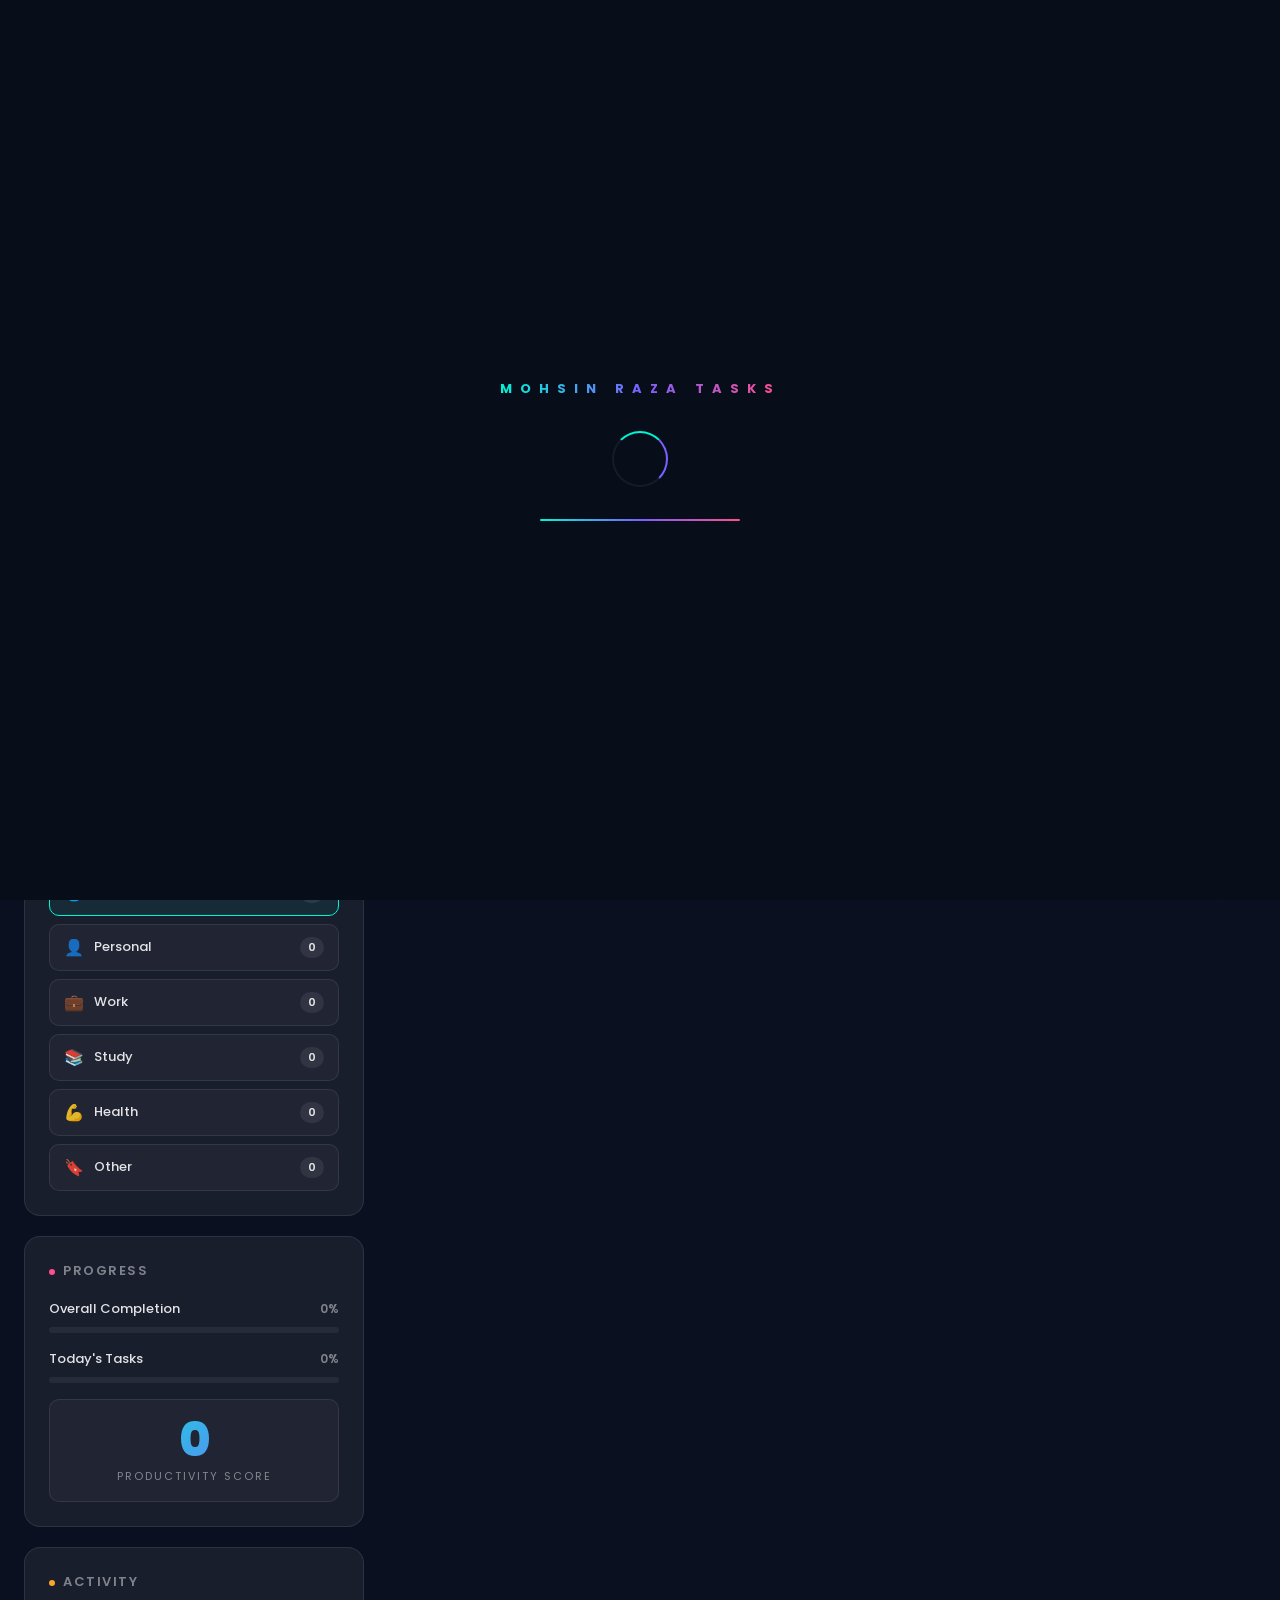
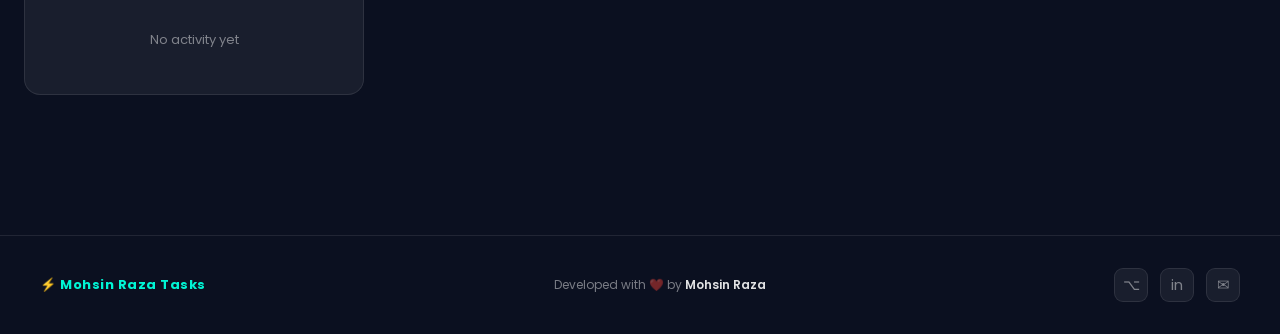
<file: Mohsin_Task3/index.html>
<!DOCTYPE html>
<html lang="en">
<head>
<meta charset="UTF-8">
<meta name="viewport" content="width=device-width, initial-scale=1.0">
<title>Mohsin Raza — Smart Task Manager</title>
<link rel="preconnect" href="https://fonts.googleapis.com">
<link href="https://fonts.googleapis.com/css2?family=Poppins:wght@300;400;500;600;700;800&family=Inter:wght@300;400;500;600&display=swap" rel="stylesheet">
<style>

:root {
  --bg:        #0B1020;
  --bg2:       #0F1530;
  --primary:   #00F5D4;
  --primary-d: #00C4AA;
  --secondary: #7B61FF;
  --accent:    #FF4D8D;
  --white:     #FFFFFF;
  --text:      rgba(255,255,255,0.88);
  --muted:     rgba(255,255,255,0.45);
  --glass:     rgba(255,255,255,0.06);
  --glass-b:   rgba(255,255,255,0.10);
  --glass-h:   rgba(255,255,255,0.09);
  --border:    rgba(255,255,255,0.09);
  --card-shadow: 0 8px 40px rgba(0,0,0,0.45);
  --glow-c:    rgba(0,245,212,0.18);
  --glow-p:    rgba(123,97,255,0.18);
  --glow-a:    rgba(255,77,141,0.18);
  --radius:    16px;
  --radius-sm: 10px;
  --transition: all 0.28s cubic-bezier(0.4,0,0.2,1);
}
.light {
  --bg:        #F0F3FF;
  --bg2:       #E8ECFF;
  --glass:     rgba(255,255,255,0.72);
  --glass-b:   rgba(255,255,255,0.88);
  --glass-h:   rgba(255,255,255,0.95);
  --border:    rgba(100,100,180,0.15);
  --text:      #0D0F2A;
  --muted:     rgba(13,15,42,0.5);
  --card-shadow: 0 8px 40px rgba(100,120,220,0.12);
  --glow-c:    rgba(0,200,180,0.10);
}
*, *::before, *::after { margin:0; padding:0; box-sizing:border-box; }
html { scroll-behavior:smooth; }
body {
  font-family: 'Poppins', sans-serif;
  background: var(--bg);
  color: var(--text);
  min-height: 100vh;
  overflow-x: hidden;
  transition: background 0.4s, color 0.4s;
}

#loader {
  position: fixed; inset: 0; z-index: 9999;
  background: #080D1A;
  display: flex; flex-direction: column;
  align-items: center; justify-content: center;
  transition: opacity 0.7s ease, visibility 0.7s ease;
}
#loader.out { opacity: 0; visibility: hidden; pointer-events: none; }
.loader-logo {
  font-size: 13px; font-weight: 700; letter-spacing: 8px;
  background: linear-gradient(90deg, var(--primary), var(--secondary), var(--accent));
  -webkit-background-clip: text; -webkit-text-fill-color: transparent;
  background-clip: text;
  margin-bottom: 32px;
  animation: pulse 1.6s ease-in-out infinite;
}
@keyframes pulse { 0%,100%{opacity:0.5;} 50%{opacity:1;} }
.loader-ring {
  width: 56px; height: 56px; border-radius: 50%;
  border: 2px solid rgba(255,255,255,0.06);
  border-top-color: var(--primary);
  border-right-color: var(--secondary);
  animation: spin 1s linear infinite;
}
@keyframes spin { to { transform: rotate(360deg); } }
.loader-bar {
  width: 200px; height: 2px;
  background: rgba(255,255,255,0.06);
  border-radius: 4px; margin-top: 32px; overflow: hidden;
}
.loader-fill {
  height: 100%; width: 0;
  background: linear-gradient(90deg, var(--primary), var(--secondary), var(--accent));
  animation: fill 2s cubic-bezier(0.4,0,0.2,1) forwards;
}
@keyframes fill { to { width: 100%; } }

.bg-layer {
  position: fixed; inset: 0; z-index: 0; pointer-events: none;
  background:
    radial-gradient(ellipse at 10% 15%, rgba(123,97,255,0.10) 0%, transparent 50%),
    radial-gradient(ellipse at 85% 10%, rgba(0,245,212,0.08) 0%, transparent 45%),
    radial-gradient(ellipse at 90% 85%, rgba(255,77,141,0.07) 0%, transparent 50%),
    radial-gradient(ellipse at 20% 90%, rgba(0,245,212,0.06) 0%, transparent 40%),
    var(--bg);
  animation: bgShift 14s ease-in-out infinite alternate;
  transition: background 0.4s;
}
@keyframes bgShift {
  0%  { filter: hue-rotate(0deg); }
  100%{ filter: hue-rotate(15deg); }
}
#particles { position:fixed; inset:0; z-index:1; pointer-events:none; }
.mouse-glow {
  position: fixed; width: 400px; height: 400px; border-radius: 50%;
  background: radial-gradient(circle, rgba(0,245,212,0.06) 0%, transparent 65%);
  pointer-events: none; z-index: 2;
  transform: translate(-50%,-50%);
  transition: left 0.2s ease, top 0.2s ease;
}

.app { position:relative; z-index:10; max-width:1440px; margin:0 auto; padding:0 24px 80px; }

nav {
  position: fixed; top:0; left:0; right:0; z-index: 500;
  padding: 0 40px;
  height: 64px;
  display: flex; align-items: center; justify-content: space-between;
  background: rgba(11,16,32,0.85);
  backdrop-filter: blur(24px);
  border-bottom: 1px solid var(--border);
  transition: var(--transition);
}
.light nav { background: rgba(240,243,255,0.88); }
.nav-brand {
  display: flex; align-items: center; gap: 10px;
  font-weight: 700; font-size: 17px; letter-spacing: -0.3px;
}
.nav-brand-icon {
  width: 32px; height: 32px; border-radius: 9px;
  background: linear-gradient(135deg, var(--primary), var(--secondary));
  display: flex; align-items: center; justify-content: center;
  font-size: 16px;
  box-shadow: 0 0 16px rgba(0,245,212,0.3);
}
.nav-center { display:flex; gap:6px; }
.nav-tab {
  padding: 6px 16px; border-radius: 8px;
  font-size: 13px; font-weight: 500; cursor: pointer;
  background: transparent; border: none; color: var(--muted);
  transition: var(--transition);
}
.nav-tab:hover, .nav-tab.active { background: var(--glass); color: var(--text); }
.nav-tab.active { color: var(--primary); }
.nav-right { display:flex; align-items:center; gap:12px; }
.nav-btn {
  height: 36px; padding: 0 16px; border-radius: 9px;
  border: 1px solid var(--border);
  background: var(--glass); color: var(--text);
  font-size: 12px; font-weight: 600; letter-spacing: 0.3px;
  cursor: pointer; transition: var(--transition);
  font-family: 'Poppins', sans-serif;
  display: flex; align-items: center; gap: 7px;
}
.nav-btn:hover { background: var(--glass-h); border-color: rgba(255,255,255,0.2); }
.theme-toggle {
  width: 36px; height: 36px; border-radius: 9px;
  border: 1px solid var(--border);
  background: var(--glass); color: var(--text);
  cursor: pointer; font-size: 16px; display:flex;align-items:center;justify-content:center;
  transition: var(--transition);
}
.theme-toggle:hover { background: var(--glass-h); }

.hero {
  padding-top: 96px; padding-bottom: 32px;
  display: grid; grid-template-columns: 1fr auto;
  align-items: end; gap: 24px;
  opacity:0; animation: fadeUp 0.7s 2.2s ease forwards;
}
@keyframes fadeUp {
  from { opacity:0; transform:translateY(24px); }
  to   { opacity:1; transform:translateY(0); }
}
.hero-greeting {
  font-size: 13px; font-weight: 500; letter-spacing: 2px;
  color: var(--primary); text-transform: uppercase; margin-bottom: 8px;
  display: flex; align-items: center; gap: 8px;
}
.hero-greeting-dot {
  width: 6px; height: 6px; border-radius: 50%;
  background: var(--primary);
  animation: blink 1.5s ease-in-out infinite;
  box-shadow: 0 0 8px var(--primary);
}
@keyframes blink { 0%,100%{opacity:1;} 50%{opacity:0.2;} }
.hero-title {
  font-size: clamp(28px,4vw,46px);
  font-weight: 800; line-height: 1.15;
  letter-spacing: -1px; margin-bottom: 8px;
}
.hero-title span {
  background: linear-gradient(120deg, var(--primary), var(--secondary), var(--accent));
  -webkit-background-clip: text; -webkit-text-fill-color: transparent;
  background-clip: text;
}
.hero-quote {
  font-family: 'Inter', sans-serif;
  font-size: 13px; color: var(--muted);
  font-style: italic; max-width: 480px; line-height: 1.6;
}
.hero-datetime {
  text-align: right;
  background: var(--glass);
  border: 1px solid var(--border);
  border-radius: var(--radius);
  padding: 16px 22px;
  backdrop-filter: blur(20px);
  min-width: 180px;
}
.hero-time {
  font-size: 32px; font-weight: 700;
  font-family: 'Inter', sans-serif;
  background: linear-gradient(135deg, var(--primary), var(--secondary));
  -webkit-background-clip: text; -webkit-text-fill-color: transparent;
  background-clip: text;
  letter-spacing: -1px;
}
.hero-date { font-size: 12px; color: var(--muted); margin-top: 4px; }

.stats-strip {
  display: grid; grid-template-columns: repeat(4,1fr); gap:16px;
  margin-bottom: 28px;
  opacity:0; animation: fadeUp 0.7s 2.4s ease forwards;
}
.stat-card {
  background: var(--glass);
  backdrop-filter: blur(20px);
  border: 1px solid var(--border);
  border-radius: var(--radius);
  padding: 20px 24px;
  position: relative; overflow:hidden;
  transition: var(--transition);
  cursor: default;
}
.stat-card::before {
  content:''; position:absolute; inset:0; border-radius:var(--radius);
  background: linear-gradient(135deg, var(--c1,var(--primary)), transparent 65%);
  opacity: 0; transition: opacity 0.3s;
}
.stat-card:hover { transform:translateY(-3px); box-shadow:var(--card-shadow); }
.stat-card:hover::before { opacity: 0.07; }
.stat-icon {
  width: 38px; height: 38px; border-radius: 10px;
  display: flex; align-items: center; justify-content: center;
  font-size: 18px; margin-bottom: 14px;
}
.stat-num {
  font-size: 32px; font-weight: 800; line-height: 1;
  letter-spacing: -1px;
}
.stat-label { font-size: 12px; color: var(--muted); margin-top: 4px; font-weight: 500; }
.stat-delta {
  position: absolute; top:16px; right:16px;
  font-size: 11px; font-weight: 600;
  padding: 3px 8px; border-radius: 100px;
}

.main-grid {
  display: grid;
  grid-template-columns: 340px 1fr;
  gap: 24px;
  align-items: start;
}

.card {
  background: var(--glass);
  backdrop-filter: blur(24px);
  border: 1px solid var(--border);
  border-radius: var(--radius);
  padding: 24px;
  transition: var(--transition);
}
.card-title {
  font-size: 13px; font-weight: 600; letter-spacing: 1.5px;
  text-transform: uppercase; color: var(--muted);
  margin-bottom: 18px;
  display: flex; align-items: center; justify-content: space-between;
}
.card-title-dot {
  width: 6px; height: 6px; border-radius:50%;
  display:inline-block; margin-right:8px;
}

.left-panel {
  display: flex; flex-direction: column; gap: 20px;
  opacity:0; animation: fadeUp 0.7s 2.6s ease forwards;
}

/* Task Input */
.input-row {
  display:flex; gap:8px; margin-bottom:12px;
}
.task-input {
  flex:1; height:44px; padding:0 16px;
  background: rgba(255,255,255,0.05);
  border: 1px solid var(--border);
  border-radius: var(--radius-sm);
  color: var(--text); font-family:'Poppins',sans-serif; font-size:14px;
  outline:none; transition: var(--transition);
}
.task-input:focus {
  border-color: rgba(0,245,212,0.4);
  background: rgba(0,245,212,0.04);
  box-shadow: 0 0 0 3px rgba(0,245,212,0.08);
}
.task-input::placeholder { color: var(--muted); }
.task-input.light-input { color: var(--text); background: rgba(0,0,0,0.04); }
.add-btn {
  height:44px; width:44px; border-radius:var(--radius-sm);
  background: linear-gradient(135deg, var(--primary), var(--secondary));
  border:none; cursor:pointer; font-size:20px; color:#fff;
  display:flex;align-items:center;justify-content:center;
  transition: var(--transition); position:relative; overflow:hidden;
  box-shadow: 0 4px 20px rgba(0,245,212,0.25);
  flex-shrink:0;
}
.add-btn:hover { transform:scale(1.06); box-shadow:0 6px 28px rgba(0,245,212,0.4); }
.add-btn:active { transform:scale(0.95); }
.input-row2 { display:grid; grid-template-columns:1fr 1fr; gap:8px; margin-bottom:12px; }
.input-row3 { display:grid; grid-template-columns:1fr 1fr; gap:8px; margin-bottom:12px; }
.sel, .date-inp, .notes-inp {
  height:36px; padding:0 12px;
  background: rgba(255,255,255,0.05);
  border: 1px solid var(--border);
  border-radius: var(--radius-sm);
  color: var(--text); font-family:'Poppins',sans-serif; font-size:12px;
  outline:none; transition: var(--transition); width:100%;
  appearance:none;
  -webkit-appearance:none;
}
.sel:focus, .date-inp:focus, .notes-inp:focus {
  border-color: rgba(123,97,255,0.4);
  box-shadow: 0 0 0 3px rgba(123,97,255,0.08);
}
.sel option { background: #1a2040; }
.notes-inp { height:72px; padding:10px 12px; resize:none; font-size:12px; }

/* Priority colors */
.p-high   { color:#FF4D8D; }
.p-medium { color:#F9A825; }
.p-low    { color:#00F5D4; }

/* Categories Panel */
.cats { display:flex; flex-direction:column; gap:8px; }
.cat-item {
  display:flex; align-items:center; justify-content:space-between;
  padding:10px 14px; border-radius:var(--radius-sm);
  background: rgba(255,255,255,0.03);
  border: 1px solid var(--border);
  cursor:pointer; transition: var(--transition);
}
.cat-item:hover, .cat-item.active {
  background: var(--glass-h);
  border-color: rgba(255,255,255,0.18);
}
.cat-item.active { border-color: var(--primary); background: rgba(0,245,212,0.06); }
.cat-left { display:flex;align-items:center;gap:10px;font-size:13px;font-weight:500; }
.cat-icon { font-size:16px; }
.cat-count {
  font-size:11px; font-weight:600;
  padding:2px 8px; border-radius:100px;
  background: rgba(255,255,255,0.08);
}

/* Progress */
.progress-block { margin-bottom:16px; }
.progress-header { display:flex;justify-content:space-between;align-items:center;margin-bottom:8px; }
.progress-label { font-size:13px;font-weight:500; }
.progress-pct { font-size:12px;color:var(--muted);font-weight:600; }
.progress-track {
  height:6px; border-radius:100px;
  background: rgba(255,255,255,0.06);
  overflow:hidden;
}
.progress-fill {
  height:100%; border-radius:100px;
  background: linear-gradient(90deg, var(--primary), var(--secondary));
  width:0%;
  transition: width 1.2s cubic-bezier(0.4,0,0.2,1);
  box-shadow: 0 0 8px rgba(0,245,212,0.4);
}
.productivity-score {
  text-align:center; padding:16px;
  background: rgba(255,255,255,0.03);
  border-radius:var(--radius-sm);
  border:1px solid var(--border);
}
.score-num {
  font-size:48px; font-weight:800; line-height:1;
  background: linear-gradient(135deg, var(--primary), var(--secondary));
  -webkit-background-clip:text;-webkit-text-fill-color:transparent;background-clip:text;
  letter-spacing:-2px;
}
.score-label { font-size:11px;color:var(--muted);letter-spacing:2px;text-transform:uppercase;margin-top:4px; }

.right-panel {
  display:flex;flex-direction:column;gap:20px;
  opacity:0; animation: fadeUp 0.7s 2.8s ease forwards;
}
.toolbar {
  display:flex; gap:10px; align-items:center; flex-wrap:wrap;
}
.search-wrap { flex:1; min-width:200px; position:relative; }
.search-icon { position:absolute;left:12px;top:50%;transform:translateY(-50%);font-size:14px;color:var(--muted); }
.search-inp {
  width:100%; height:38px; padding:0 12px 0 36px;
  background: rgba(255,255,255,0.05);
  border:1px solid var(--border); border-radius:var(--radius-sm);
  color:var(--text); font-family:'Poppins',sans-serif; font-size:13px;
  outline:none; transition:var(--transition);
}
.search-inp:focus { border-color:rgba(0,245,212,0.4); background:rgba(0,245,212,0.04); }
.search-inp::placeholder { color:var(--muted); }
.filter-sel {
  height:38px; padding:0 12px;
  background: rgba(255,255,255,0.05);
  border:1px solid var(--border); border-radius:var(--radius-sm);
  color:var(--text); font-family:'Poppins',sans-serif; font-size:12px;
  outline:none; cursor:pointer; transition:var(--transition);
  appearance:none; -webkit-appearance:none;
}
.filter-sel option { background:#1a2040; }
.sort-btn {
  height:38px; padding:0 14px; border-radius:var(--radius-sm);
  border:1px solid var(--border); background:var(--glass);
  color:var(--text); font-size:12px; font-weight:500; cursor:pointer;
  transition:var(--transition); font-family:'Poppins',sans-serif;
}
.sort-btn:hover { background:var(--glass-h); border-color:rgba(255,255,255,0.2); }
.sort-btn.active { border-color:var(--primary); color:var(--primary); }
.task-list { display:flex;flex-direction:column;gap:10px; min-height:200px; }
.empty-state {
  text-align:center; padding:60px 20px;
  color:var(--muted); font-size:14px;
}
.empty-icon { font-size:48px;margin-bottom:12px;opacity:0.4; }

.task-card {
  background: var(--glass);
  backdrop-filter: blur(20px);
  border: 1px solid var(--border);
  border-radius: var(--radius);
  padding: 16px 18px;
  display:flex; align-items:flex-start; gap:14px;
  transition: var(--transition);
  position:relative; overflow:hidden;
  cursor:grab;
  animation: slideIn 0.35s cubic-bezier(0.34,1.56,0.64,1) forwards;
}
@keyframes slideIn {
  from { opacity:0; transform:translateX(-20px) scale(0.97); }
  to   { opacity:1; transform:translateX(0) scale(1); }
}
.task-card:hover {
  transform: translateY(-2px);
  box-shadow: var(--card-shadow);
  border-color: rgba(255,255,255,0.15);
}
.task-card.dragging {
  opacity:0.5; transform:scale(1.02);
  box-shadow:0 20px 60px rgba(0,0,0,0.5);
  cursor:grabbing;
}
.task-card.drag-over { border-color:var(--primary); background:rgba(0,245,212,0.06); }
.task-card.completed { opacity:0.55; }
.task-card.completed .task-title { text-decoration:line-through; color:var(--muted); }
/* priority left border */
.task-card[data-priority="high"]   { border-left:2px solid var(--accent); }
.task-card[data-priority="medium"] { border-left:2px solid #F9A825; }
.task-card[data-priority="low"]    { border-left:2px solid var(--primary); }

.task-check {
  width:22px;height:22px;border-radius:7px;
  border:2px solid var(--border); background:transparent;
  cursor:pointer; display:flex;align-items:center;justify-content:center;
  transition:var(--transition); flex-shrink:0; margin-top:1px;
}
.task-check:hover { border-color:var(--primary); background:rgba(0,245,212,0.08); }
.task-check.checked {
  background:linear-gradient(135deg,var(--primary),var(--secondary));
  border-color:transparent;
  animation:checkPop 0.3s cubic-bezier(0.34,1.56,0.64,1);
}
@keyframes checkPop { 0%{transform:scale(0.8);} 60%{transform:scale(1.2);} 100%{transform:scale(1);} }
.task-check.checked::after {
  content:'✓';color:#fff;font-size:12px;font-weight:700;
}
.task-body { flex:1; min-width:0; }
.task-title { font-size:14px;font-weight:600;margin-bottom:4px;word-break:break-word; }
.task-meta { display:flex;align-items:center;gap:8px;flex-wrap:wrap; }
.task-badge {
  font-size:10px;font-weight:600;padding:2px 8px;border-radius:100px;letter-spacing:0.5px;
}
.badge-cat   { background:rgba(123,97,255,0.15); color:var(--secondary); }
.badge-high  { background:rgba(255,77,141,0.15);  color:var(--accent);    }
.badge-medium{ background:rgba(249,168,37,0.15);  color:#F9A825; }
.badge-low   { background:rgba(0,245,212,0.15);   color:var(--primary);  }
.task-due { font-size:11px;color:var(--muted); display:flex;align-items:center;gap:4px; }
.task-due.overdue { color:var(--accent); }
.task-notes { font-size:12px;color:var(--muted);margin-top:5px;font-style:italic;line-height:1.5; }
.task-actions {
  display:flex;gap:4px;flex-shrink:0;
  opacity:0; transition:opacity 0.2s;
}
.task-card:hover .task-actions { opacity:1; }
.task-act-btn {
  width:30px;height:30px;border-radius:8px;
  border:1px solid var(--border); background:transparent;
  color:var(--muted); cursor:pointer; font-size:13px;
  display:flex;align-items:center;justify-content:center;
  transition:var(--transition);
}
.task-act-btn:hover { background:var(--glass-h);color:var(--text); }
.task-act-btn.del:hover { background:rgba(255,77,141,0.12);color:var(--accent);border-color:rgba(255,77,141,0.3); }
.task-act-btn.edit:hover { background:rgba(123,97,255,0.12);color:var(--secondary);border-color:rgba(123,97,255,0.3); }

.activity-feed { display:flex;flex-direction:column;gap:10px;max-height:260px;overflow-y:auto; }
.activity-feed::-webkit-scrollbar { width:3px; }
.activity-feed::-webkit-scrollbar-thumb { background:var(--border);border-radius:4px; }
.act-item {
  display:flex;align-items:center;gap:12px;
  padding:10px 12px; border-radius:var(--radius-sm);
  background:rgba(255,255,255,0.03); border:1px solid var(--border);
  font-size:12px;
}
.act-icon {
  width:28px;height:28px;border-radius:8px;
  display:flex;align-items:center;justify-content:center;font-size:13px;
  flex-shrink:0;
}
.act-text { flex:1;color:var(--muted); }
.act-text strong { color:var(--text); }
.act-time { font-size:10px;color:var(--muted);white-space:nowrap; }

#modal {
  position:fixed;inset:0;z-index:800;
  display:none;align-items:center;justify-content:center;
  background:rgba(8,13,28,0.85); backdrop-filter:blur(8px);
}
#modal.open { display:flex; }
.modal-box {
  background: linear-gradient(135deg, rgba(15,21,48,0.95), rgba(11,16,32,0.98));
  border:1px solid var(--border); border-radius:20px;
  padding:28px; width:90%; max-width:420px;
  box-shadow:0 32px 80px rgba(0,0,0,0.6);
  animation:modalIn 0.3s cubic-bezier(0.34,1.56,0.64,1);
}
@keyframes modalIn { from{opacity:0;transform:scale(0.92);} to{opacity:1;transform:scale(1);} }
.modal-title { font-size:16px;font-weight:700;margin-bottom:20px;color:var(--primary); }
.modal-row { margin-bottom:12px; }
.modal-label { font-size:11px;letter-spacing:1px;text-transform:uppercase;color:var(--muted);margin-bottom:6px; }
.modal-inp, .modal-sel, .modal-date, .modal-notes {
  width:100%; height:40px; padding:0 14px;
  background:rgba(255,255,255,0.05); border:1px solid var(--border);
  border-radius:var(--radius-sm); color:var(--text);
  font-family:'Poppins',sans-serif; font-size:13px; outline:none;
  transition:var(--transition);
}
.modal-inp:focus,.modal-sel:focus,.modal-date:focus,.modal-notes:focus {
  border-color:rgba(0,245,212,0.4);
}
.modal-sel option { background:#1a2040; }
.modal-notes { height:72px; padding:10px 14px; resize:none; }
.modal-actions { display:flex;gap:10px;margin-top:20px; }
.modal-save {
  flex:1; height:42px; border-radius:var(--radius-sm);
  background:linear-gradient(135deg,var(--primary),var(--secondary));
  border:none; color:#fff; font-family:'Poppins',sans-serif;
  font-size:13px; font-weight:600; cursor:pointer;
  transition:var(--transition);
}
.modal-save:hover { opacity:0.9; transform:translateY(-1px); }
.modal-cancel {
  height:42px; padding:0 20px; border-radius:var(--radius-sm);
  border:1px solid var(--border); background:var(--glass);
  color:var(--text); font-family:'Poppins',sans-serif;
  font-size:13px; cursor:pointer; transition:var(--transition);
}
.modal-cancel:hover { background:var(--glass-h); }

.toast-wrap {
  position:fixed; bottom:30px; right:28px; z-index:9000;
  display:flex; flex-direction:column; gap:8px; align-items:flex-end;
}
.toast {
  padding:12px 18px; border-radius:12px;
  background:var(--glass-b); backdrop-filter:blur(20px);
  border:1px solid var(--border);
  font-size:13px; font-weight:500;
  display:flex; align-items:center; gap:9px;
  transform:translateX(100px); opacity:0;
  transition:all 0.35s cubic-bezier(0.34,1.56,0.64,1);
  max-width:280px;
}
.toast.show { transform:translateX(0); opacity:1; }
.toast.success { border-color:rgba(0,245,212,0.3); }
.toast.error   { border-color:rgba(255,77,141,0.3); }
.toast.info    { border-color:rgba(123,97,255,0.3); }

.fab {
  position:fixed; bottom:32px; right:32px; z-index:100;
  width:56px; height:56px; border-radius:50%;
  background:linear-gradient(135deg,var(--primary),var(--secondary));
  border:none; cursor:pointer; font-size:26px;
  display:flex;align-items:center;justify-content:center;
  box-shadow:0 8px 28px rgba(0,245,212,0.35);
  transition:var(--transition); color:#fff;
  animation:fabPop 0.6s 3s cubic-bezier(0.34,1.56,0.64,1) both;
}
@keyframes fabPop { from{opacity:0;transform:scale(0);} to{opacity:1;transform:scale(1);} }
.fab:hover { transform:scale(1.1) rotate(90deg); box-shadow:0 12px 40px rgba(0,245,212,0.5); }

footer {
  position:relative;z-index:10;
  margin-top:60px; padding:32px 40px;
  border-top:1px solid var(--border);
  display:flex; align-items:center; justify-content:space-between; flex-wrap:wrap; gap:16px;
}
.footer-brand { font-size:13px;font-weight:700;color:var(--primary);letter-spacing:0.5px; }
.footer-credit { font-size:12px;color:var(--muted); }
.footer-credit span { color:var(--text);font-weight:600; }
.footer-links { display:flex;gap:12px; }
.footer-link {
  width:34px;height:34px;border-radius:9px;
  border:1px solid var(--border); background:var(--glass);
  display:flex;align-items:center;justify-content:center;
  color:var(--muted); text-decoration:none; font-size:15px;
  transition:var(--transition);
}
.footer-link:hover { background:var(--glass-h);color:var(--text);border-color:rgba(255,255,255,0.2); }

.ripple-effect {
  position:absolute;border-radius:50%;
  background:rgba(255,255,255,0.2);
  transform:scale(0);
  animation:rippleAnim 0.5s linear;
  pointer-events:none;
}
@keyframes rippleAnim { to{transform:scale(4);opacity:0;} }

@media(max-width:1024px){
  .main-grid{grid-template-columns:1fr;}
  .stats-strip{grid-template-columns:repeat(2,1fr);}
  .hero{grid-template-columns:1fr;}
  .hero-datetime{display:none;}
}
@media(max-width:640px){
  nav{padding:0 16px;}
  .nav-center{display:none;}
  .app{padding:0 14px 80px;}
  section{padding:80px 14px 0;}
  .stats-strip{grid-template-columns:repeat(2,1fr);gap:10px;}
  .hero-title{font-size:26px;}
  .toolbar{gap:6px;}
  footer{flex-direction:column;align-items:center;text-align:center;}
}
@media(max-width:400px){
  .stats-strip{grid-template-columns:1fr 1fr;}
  .input-row2,.input-row3{grid-template-columns:1fr;}
}
</style>
</head>
<body>

<!-- Loader -->
<div id="loader">
  <div class="loader-logo">MOHSIN RAZA TASKS</div>
  <div class="loader-ring"></div>
  <div class="loader-bar"><div class="loader-fill"></div></div>
</div>

<!-- BG -->
<div class="bg-layer"></div>
<canvas id="particles"></canvas>
<div class="mouse-glow" id="mouseGlow"></div>

<!-- NAV -->
<nav id="nav">
  <div class="nav-brand">
    <div class="nav-brand-icon">⚡</div>
    Mohsin Raza Tasks
  </div>
  <div class="nav-center">
    <button class="nav-tab active" onclick="setView('all',this)">All</button>
    <button class="nav-tab" onclick="setView('today',this)">Today</button>
    <button class="nav-tab" onclick="setView('upcoming',this)">Upcoming</button>
    <button class="nav-tab" onclick="setView('completed',this)">Completed</button>
  </div>
  <div class="nav-right">
    <button class="nav-btn" onclick="clearAllTasks()">🗑 Clear All</button>
    <button class="theme-toggle" onclick="toggleTheme()" id="themeBtn">🌙</button>
  </div>
</nav>

<div class="app">

  <!-- HERO -->
  <div class="hero" id="hero">
    <div>
      <div class="hero-greeting"><span class="hero-greeting-dot"></span><span id="greetTxt">Good Morning</span></div>
      <div class="hero-title">Your Productivity,<br><span>Elevated.</span></div>
      <div class="hero-quote" id="dailyQuote">"The secret of getting ahead is getting started." — Mark Twain</div>
    </div>
    <div class="hero-datetime">
      <div class="hero-time" id="clock">--:--</div>
      <div class="hero-date" id="dateStr">Loading...</div>
    </div>
  </div>

  <!-- STATS -->
  <div class="stats-strip">
    <div class="stat-card" style="--c1:var(--primary)">
      <div class="stat-icon" style="background:rgba(0,245,212,0.12);color:var(--primary)">📋</div>
      <div class="stat-num" id="statTotal">0</div>
      <div class="stat-label">Total Tasks</div>
    </div>
    <div class="stat-card" style="--c1:var(--secondary)">
      <div class="stat-icon" style="background:rgba(123,97,255,0.12);color:var(--secondary)">✅</div>
      <div class="stat-num" id="statDone">0</div>
      <div class="stat-label">Completed</div>
    </div>
    <div class="stat-card" style="--c1:#F9A825">
      <div class="stat-icon" style="background:rgba(249,168,37,0.12);color:#F9A825">⏳</div>
      <div class="stat-num" id="statPending">0</div>
      <div class="stat-label">Pending</div>
    </div>
    <div class="stat-card" style="--c1:var(--accent)">
      <div class="stat-icon" style="background:rgba(255,77,141,0.12);color:var(--accent)">🎯</div>
      <div class="stat-num" id="statPct">0%</div>
      <div class="stat-label">Completion Rate</div>
    </div>
  </div>

  <!-- MAIN GRID -->
  <div class="main-grid">

    <!-- LEFT -->
    <div class="left-panel">

      <!-- Add Task -->
      <div class="card input-card">
        <div class="card-title"><span><span class="card-title-dot" style="background:var(--primary)"></span>Add Task</span></div>
        <div class="input-row">
          <input class="task-input" id="taskInput" placeholder="What needs to be done?" maxlength="120">
          <button class="add-btn" id="addBtn" onclick="addTask()">+</button>
        </div>
        <div class="input-row2">
          <select class="sel" id="catSel">
            <option value="Personal">👤 Personal</option>
            <option value="Work">💼 Work</option>
            <option value="Study">📚 Study</option>
            <option value="Health">💪 Health</option>
            <option value="Other">🔖 Other</option>
          </select>
          <select class="sel" id="priSel">
            <option value="medium">⚡ Medium</option>
            <option value="high">🔴 High</option>
            <option value="low">🟢 Low</option>
          </select>
        </div>
        <div class="input-row3">
          <input class="date-inp" type="date" id="dueDate">
          <div></div>
        </div>
        <textarea class="notes-inp" id="notesInp" placeholder="Add notes (optional)..." rows="3"></textarea>
      </div>

      <!-- Categories -->
      <div class="card">
        <div class="card-title"><span><span class="card-title-dot" style="background:var(--secondary)"></span>Categories</span></div>
        <div class="cats" id="catsPanel">
          <div class="cat-item active" onclick="filterCat('all',this)">
            <div class="cat-left"><span class="cat-icon">🌐</span>All Tasks</div>
            <div class="cat-count" id="cnt-all">0</div>
          </div>
          <div class="cat-item" onclick="filterCat('Personal',this)">
            <div class="cat-left"><span class="cat-icon">👤</span>Personal</div>
            <div class="cat-count" id="cnt-Personal">0</div>
          </div>
          <div class="cat-item" onclick="filterCat('Work',this)">
            <div class="cat-left"><span class="cat-icon">💼</span>Work</div>
            <div class="cat-count" id="cnt-Work">0</div>
          </div>
          <div class="cat-item" onclick="filterCat('Study',this)">
            <div class="cat-left"><span class="cat-icon">📚</span>Study</div>
            <div class="cat-count" id="cnt-Study">0</div>
          </div>
          <div class="cat-item" onclick="filterCat('Health',this)">
            <div class="cat-left"><span class="cat-icon">💪</span>Health</div>
            <div class="cat-count" id="cnt-Health">0</div>
          </div>
          <div class="cat-item" onclick="filterCat('Other',this)">
            <div class="cat-left"><span class="cat-icon">🔖</span>Other</div>
            <div class="cat-count" id="cnt-Other">0</div>
          </div>
        </div>
      </div>

      <!-- Progress -->
      <div class="card">
        <div class="card-title"><span><span class="card-title-dot" style="background:var(--accent)"></span>Progress</span></div>
        <div class="progress-block">
          <div class="progress-header">
            <span class="progress-label">Overall Completion</span>
            <span class="progress-pct" id="progPct">0%</span>
          </div>
          <div class="progress-track"><div class="progress-fill" id="progBar"></div></div>
        </div>
        <div class="progress-block">
          <div class="progress-header">
            <span class="progress-label">Today's Tasks</span>
            <span class="progress-pct" id="todayPct">0%</span>
          </div>
          <div class="progress-track"><div class="progress-fill" id="todayBar" style="background:linear-gradient(90deg,var(--secondary),var(--accent));"></div></div>
        </div>
        <div class="productivity-score">
          <div class="score-num" id="scoreNum">0</div>
          <div class="score-label">Productivity Score</div>
        </div>
      </div>

      <!-- Activity -->
      <div class="card">
        <div class="card-title"><span><span class="card-title-dot" style="background:#F9A825;"></span>Activity</span></div>
        <div class="activity-feed" id="activityFeed">
          <div style="text-align:center;padding:20px;color:var(--muted);font-size:13px;">No activity yet</div>
        </div>
      </div>

    </div>

    <!-- RIGHT -->
    <div class="right-panel">
      <div class="card">
        <div class="toolbar">
          <div class="search-wrap">
            <span class="search-icon">🔍</span>
            <input class="search-inp" id="searchInp" placeholder="Search tasks..." oninput="renderTasks()">
          </div>
          <select class="filter-sel" id="filterPri" onchange="renderTasks()">
            <option value="all">All Priorities</option>
            <option value="high">🔴 High</option>
            <option value="medium">⚡ Medium</option>
            <option value="low">🟢 Low</option>
          </select>
          <button class="sort-btn" id="sortBtn" onclick="toggleSort()">Sort: Newest</button>
        </div>
      </div>

      <div class="card" style="padding:18px;">
        <div class="task-list" id="taskList">
          <div class="empty-state">
            <div class="empty-icon">📭</div>
            <div>No tasks yet. Add your first task!</div>
          </div>
        </div>
      </div>
    </div>

  </div>
</div>

<!-- Footer -->
<footer>
  <div class="footer-brand">⚡ Mohsin Raza Tasks</div>
  <div class="footer-credit">Developed with ❤️ by <span>Mohsin Raza</span></div>
  <div class="footer-links">
    <a class="footer-link" href="https://github.com/mohsinraza" target="_blank" title="GitHub">⌥</a>
    <a class="footer-link" href="https://linkedin.com/in/mohsinraza" target="_blank" title="LinkedIn">in</a>
    <a class="footer-link" href="mailto:mohsinraza@email.com" title="Email">✉</a>
  </div>
</footer>

<!-- Toast Container -->
<div class="toast-wrap" id="toastWrap"></div>

<!-- FAB -->
<button class="fab" onclick="focusInput()" title="Add Task">+</button>

<!-- Edit Modal -->
<div id="modal">
  <div class="modal-box">
    <div class="modal-title">✏️ Edit Task</div>
    <div class="modal-row">
      <div class="modal-label">Task Title</div>
      <input class="modal-inp" id="editTitle" placeholder="Task title">
    </div>
    <div class="modal-row" style="display:grid;grid-template-columns:1fr 1fr;gap:10px;">
      <div>
        <div class="modal-label">Category</div>
        <select class="modal-sel" id="editCat">
          <option>Personal</option><option>Work</option>
          <option>Study</option><option>Health</option><option>Other</option>
        </select>
      </div>
      <div>
        <div class="modal-label">Priority</div>
        <select class="modal-sel" id="editPri">
          <option value="high">High</option>
          <option value="medium">Medium</option>
          <option value="low">Low</option>
        </select>
      </div>
    </div>
    <div class="modal-row">
      <div class="modal-label">Due Date</div>
      <input class="modal-date" type="date" id="editDate">
    </div>
    <div class="modal-row">
      <div class="modal-label">Notes</div>
      <textarea class="modal-notes" id="editNotes" placeholder="Notes..."></textarea>
    </div>
    <div class="modal-actions">
      <button class="modal-cancel" onclick="closeModal()">Cancel</button>
      <button class="modal-save" onclick="saveEdit()">Save Changes</button>
    </div>
  </div>
</div>

<script>

let tasks = JSON.parse(localStorage.getItem('mr_tasks') || '[]');
let activity = JSON.parse(localStorage.getItem('mr_activity') || '[]');
let editingId = null;
let currentSort = 'newest';
let currentCatFilter = 'all';
let currentView = 'all';
let darkMode = localStorage.getItem('mr_theme') !== 'light';

const QUOTES = [
  '"The secret of getting ahead is getting started." — Mark Twain',
  '"Focus on being productive instead of busy." — Tim Ferriss',
  '"You don\'t have to be great to start, but you have to start to be great." — Zig Ziglar',
  '"Done is better than perfect." — Sheryl Sandberg',
  '"Small daily improvements are the key to staggering long-term results." — Robin Sharma',
  '"It\'s not about having time, it\'s about making time." — Unknown',
  '"Your future is created by what you do today, not tomorrow." — Robert Kiyosaki',
];

window.addEventListener('load', () => {
  setTimeout(() => document.getElementById('loader').classList.add('out'), 2400);
  applyTheme();
});

(function() {
  const c = document.getElementById('particles');
  const ctx = c.getContext('2d');
  const cols = ['rgba(0,245,212,', 'rgba(123,97,255,', 'rgba(255,77,141,'];
  let particles = [];
  function resize() { c.width = innerWidth; c.height = innerHeight; }
  resize(); addEventListener('resize', resize);
  for (let i = 0; i < 55; i++) particles.push(mkP());
  function mkP() {
    return {
      x: Math.random() * innerWidth, y: Math.random() * innerHeight,
      r: Math.random() * 1.8 + 0.4,
      dx: (Math.random() - 0.5) * 0.35, dy: (Math.random() - 0.5) * 0.35,
      col: cols[~~(Math.random() * 3)],
      a: Math.random() * 0.4 + 0.05,
      life: Math.random() * 300 + 150, age: 0
    };
  }
  function draw() {
    ctx.clearRect(0, 0, c.width, c.height);
    particles.forEach((p, i) => {
      p.x += p.dx; p.y += p.dy; p.age++;
      if (p.age > p.life || p.x < 0 || p.x > c.width || p.y < 0 || p.y > c.height)
        { particles[i] = mkP(); return; }
      const fade = 1 - p.age / p.life;
      ctx.beginPath(); ctx.arc(p.x, p.y, p.r, 0, Math.PI * 2);
      ctx.fillStyle = p.col + (p.a * fade) + ')'; ctx.fill();
    });
    requestAnimationFrame(draw);
  }
  draw();
})();

const glow = document.getElementById('mouseGlow');
document.addEventListener('mousemove', e => {
  glow.style.left = e.clientX + 'px';
  glow.style.top = e.clientY + 'px';
});

function tick() {
  const now = new Date();
  const h = String(now.getHours()).padStart(2,'0');
  const m = String(now.getMinutes()).padStart(2,'0');
  document.getElementById('clock').textContent = h + ':' + m;
  document.getElementById('dateStr').textContent = now.toLocaleDateString('en-IN',
    {weekday:'long',day:'numeric',month:'long',year:'numeric'});
  const hr = now.getHours();
  let gr = hr < 12 ? 'Good Morning' : hr < 17 ? 'Good Afternoon' : 'Good Evening';
  document.getElementById('greetTxt').textContent = gr;
}
tick(); setInterval(tick, 30000);
document.getElementById('dailyQuote').textContent = QUOTES[new Date().getDay() % QUOTES.length];

function applyTheme() {
  document.body.classList.toggle('light', !darkMode);
  document.getElementById('themeBtn').textContent = darkMode ? '🌙' : '☀️';
}
function toggleTheme() {
  darkMode = !darkMode;
  localStorage.setItem('mr_theme', darkMode ? 'dark' : 'light');
  applyTheme();
}

function setView(v, btn) {
  currentView = v;
  document.querySelectorAll('.nav-tab').forEach(t => t.classList.remove('active'));
  btn.classList.add('active');
  renderTasks();
}

function addRipple(btn, e) {
  const r = document.createElement('span');
  r.classList.add('ripple-effect');
  const rect = btn.getBoundingClientRect();
  const size = Math.max(rect.width, rect.height);
  r.style.cssText = `width:${size}px;height:${size}px;left:${e.clientX-rect.left-size/2}px;top:${e.clientY-rect.top-size/2}px`;
  btn.appendChild(r); setTimeout(() => r.remove(), 600);
}
document.getElementById('addBtn').addEventListener('click', e => addRipple(e.currentTarget, e));

function toast(msg, type = 'success') {
  const icons = { success:'✅', error:'❌', info:'ℹ️' };
  const wrap = document.getElementById('toastWrap');
  const t = document.createElement('div');
  t.className = `toast ${type}`;
  t.innerHTML = `<span>${icons[type]||'📌'}</span><span>${msg}</span>`;
  wrap.appendChild(t);
  requestAnimationFrame(() => { requestAnimationFrame(() => t.classList.add('show')); });
  setTimeout(() => { t.classList.remove('show'); setTimeout(() => t.remove(), 400); }, 2800);
}

function save() { localStorage.setItem('mr_tasks', JSON.stringify(tasks)); }
function saveAct() { localStorage.setItem('mr_activity', JSON.stringify(activity.slice(0,30))); }

function uid() { return Date.now().toString(36) + Math.random().toString(36).slice(2,6); }

function addTask() {
  const title = document.getElementById('taskInput').value.trim();
  if (!title) { toast('Please enter a task title', 'error'); return; }
  const task = {
    id: uid(),
    title,
    category: document.getElementById('catSel').value,
    priority: document.getElementById('priSel').value,
    due: document.getElementById('dueDate').value,
    notes: document.getElementById('notesInp').value.trim(),
    completed: false,
    createdAt: new Date().toISOString()
  };
  tasks.unshift(task);
  save();
  logActivity(`Added task <strong>${title}</strong>`, '📋');
  document.getElementById('taskInput').value = '';
  document.getElementById('notesInp').value = '';
  document.getElementById('dueDate').value = '';
  renderAll();
  toast('Task added!');
}

function deleteTask(id) {
  const t = tasks.find(x => x.id === id);
  tasks = tasks.filter(x => x.id !== id);
  save();
  if (t) logActivity(`Deleted task <strong>${t.title}</strong>`, '🗑️');
  renderAll();
  toast('Task deleted', 'info');
}

function toggleTask(id) {
  const t = tasks.find(x => x.id === id);
  if (!t) return;
  t.completed = !t.completed;
  t.completedAt = t.completed ? new Date().toISOString() : null;
  save();
  logActivity(t.completed
    ? `Completed <strong>${t.title}</strong>`
    : `Uncompleted <strong>${t.title}</strong>`,
    t.completed ? '✅' : '↩️');
  renderAll();
  if (t.completed) toast('Great job! Task completed 🎉');
}

function clearAllTasks() {
  if (!tasks.length) { toast('No tasks to clear', 'info'); return; }
  if (!confirm(`Delete all ${tasks.length} tasks?`)) return;
  tasks = []; save();
  logActivity('Cleared all tasks', '🗑️');
  renderAll();
  toast('All tasks cleared', 'info');
}

let sortMode = 'newest'; // newest | oldest | az | priority
function toggleSort() {
  const modes = ['newest','oldest','az','priority'];
  const labels = ['Sort: Newest','Sort: Oldest','Sort: A–Z','Sort: Priority'];
  sortMode = modes[(modes.indexOf(sortMode) + 1) % modes.length];
  document.getElementById('sortBtn').textContent = labels[modes.indexOf(sortMode)];
  renderTasks();
}

function filterCat(cat, el) {
  currentCatFilter = cat;
  document.querySelectorAll('.cat-item').forEach(c => c.classList.remove('active'));
  el.classList.add('active');
  renderTasks();
}

function getFilteredTasks() {
  const search = (document.getElementById('searchInp').value || '').toLowerCase();
  const priFilter = document.getElementById('filterPri').value;
  const today = new Date().toISOString().split('T')[0];

  let list = [...tasks];

  // View filter
  if (currentView === 'today') list = list.filter(t => t.due === today);
  else if (currentView === 'upcoming') list = list.filter(t => t.due && t.due > today && !t.completed);
  else if (currentView === 'completed') list = list.filter(t => t.completed);

  // Cat filter
  if (currentCatFilter !== 'all') list = list.filter(t => t.category === currentCatFilter);

  // Priority filter
  if (priFilter !== 'all') list = list.filter(t => t.priority === priFilter);

  // Search
  if (search) list = list.filter(t =>
    t.title.toLowerCase().includes(search) ||
    (t.notes && t.notes.toLowerCase().includes(search))
  );

  // Sort
  const priOrder = { high:0, medium:1, low:2 };
  if (sortMode === 'newest') list.sort((a,b) => b.createdAt.localeCompare(a.createdAt));
  else if (sortMode === 'oldest') list.sort((a,b) => a.createdAt.localeCompare(b.createdAt));
  else if (sortMode === 'az') list.sort((a,b) => a.title.localeCompare(b.title));
  else if (sortMode === 'priority') list.sort((a,b) => priOrder[a.priority] - priOrder[b.priority]);

  return list;
}

function renderTasks() {
  const list = document.getElementById('taskList');
  const filtered = getFilteredTasks();

  if (!filtered.length) {
    list.innerHTML = `<div class="empty-state"><div class="empty-icon">📭</div><div>${
      tasks.length ? 'No tasks match your filter.' : 'No tasks yet. Add your first task!'
    }</div></div>`;
    return;
  }

  list.innerHTML = '';
  filtered.forEach((t, i) => {
    const card = document.createElement('div');
    card.className = 'task-card' + (t.completed ? ' completed' : '');
    card.dataset.id = t.id;
    card.dataset.priority = t.priority;
    card.style.animationDelay = (i * 0.05) + 's';
    card.draggable = true;

    const today = new Date().toISOString().split('T')[0];
    const isOverdue = t.due && t.due < today && !t.completed;
    const dueLabel = t.due ? formatDate(t.due) : '';

    card.innerHTML = `
      <div class="task-check ${t.completed ? 'checked' : ''}" onclick="toggleTask('${t.id}')"></div>
      <div class="task-body">
        <div class="task-title">${escHtml(t.title)}</div>
        <div class="task-meta">
          <span class="task-badge badge-cat">${t.category}</span>
          <span class="task-badge badge-${t.priority}">${cap(t.priority)}</span>
          ${dueLabel ? `<span class="task-due ${isOverdue?'overdue':''}">📅 ${dueLabel}${isOverdue?' · Overdue':''}</span>` : ''}
        </div>
        ${t.notes ? `<div class="task-notes">${escHtml(t.notes)}</div>` : ''}
      </div>
      <div class="task-actions">
        <button class="task-act-btn edit" onclick="openEdit('${t.id}')" title="Edit">✏️</button>
        <button class="task-act-btn del" onclick="deleteTask('${t.id}')" title="Delete">🗑</button>
      </div>`;

    // Drag events
    card.addEventListener('dragstart', e => { e.dataTransfer.setData('id', t.id); card.classList.add('dragging'); });
    card.addEventListener('dragend', () => card.classList.remove('dragging'));
    card.addEventListener('dragover', e => { e.preventDefault(); card.classList.add('drag-over'); });
    card.addEventListener('dragleave', () => card.classList.remove('drag-over'));
    card.addEventListener('drop', e => {
      e.preventDefault(); card.classList.remove('drag-over');
      const fromId = e.dataTransfer.getData('id');
      const toId = t.id;
      if (fromId === toId) return;
      const fi = tasks.findIndex(x => x.id === fromId);
      const ti = tasks.findIndex(x => x.id === toId);
      if (fi < 0 || ti < 0) return;
      const [moved] = tasks.splice(fi, 1); tasks.splice(ti, 0, moved);
      save(); renderTasks();
    });

    list.appendChild(card);
  });
}

function openEdit(id) {
  const t = tasks.find(x => x.id === id);
  if (!t) return;
  editingId = id;
  document.getElementById('editTitle').value = t.title;
  document.getElementById('editCat').value = t.category;
  document.getElementById('editPri').value = t.priority;
  document.getElementById('editDate').value = t.due || '';
  document.getElementById('editNotes').value = t.notes || '';
  document.getElementById('modal').classList.add('open');
}
function closeModal() { document.getElementById('modal').classList.remove('open'); editingId = null; }
function saveEdit() {
  if (!editingId) return;
  const t = tasks.find(x => x.id === editingId);
  if (!t) return;
  const newTitle = document.getElementById('editTitle').value.trim();
  if (!newTitle) { toast('Title cannot be empty', 'error'); return; }
  t.title = newTitle;
  t.category = document.getElementById('editCat').value;
  t.priority = document.getElementById('editPri').value;
  t.due = document.getElementById('editDate').value;
  t.notes = document.getElementById('editNotes').value.trim();
  save();
  logActivity(`Edited task <strong>${t.title}</strong>`, '✏️');
  closeModal(); renderAll(); toast('Task updated!');
}
document.getElementById('modal').addEventListener('click', e => { if (e.target === document.getElementById('modal')) closeModal(); });

function renderStats() {
  const total = tasks.length;
  const done = tasks.filter(t => t.completed).length;
  const pending = total - done;
  const pct = total ? Math.round(done / total * 100) : 0;
  const today = new Date().toISOString().split('T')[0];
  const todayTasks = tasks.filter(t => t.due === today);
  const todayDone = todayTasks.filter(t => t.completed).length;
  const todayPct = todayTasks.length ? Math.round(todayDone / todayTasks.length * 100) : 0;
  const score = Math.min(100, Math.round(pct * 0.7 + (todayPct * 0.3)));

  animateNum('statTotal', total);
  animateNum('statDone', done);
  animateNum('statPending', pending);
  document.getElementById('statPct').textContent = pct + '%';
  document.getElementById('progPct').textContent = pct + '%';
  document.getElementById('todayPct').textContent = todayPct + '%';
  document.getElementById('scoreNum').textContent = score;

  setTimeout(() => {
    document.getElementById('progBar').style.width = pct + '%';
    document.getElementById('todayBar').style.width = todayPct + '%';
  }, 100);

  // Category counts
  const cats = ['all','Personal','Work','Study','Health','Other'];
  cats.forEach(cat => {
    const el = document.getElementById('cnt-' + cat);
    if (el) el.textContent = cat === 'all' ? tasks.length : tasks.filter(t => t.category === cat).length;
  });
}

function animateNum(id, target) {
  const el = document.getElementById(id);
  const start = parseInt(el.textContent) || 0;
  const dur = 600; const s = performance.now();
  function step(now) {
    const t = Math.min((now - s) / dur, 1);
    el.textContent = Math.round(start + (target - start) * (1 - Math.pow(1 - t, 3)));
    if (t < 1) requestAnimationFrame(step);
  }
  requestAnimationFrame(step);
}

function logActivity(msg, icon) {
  activity.unshift({ msg, icon, time: new Date().toISOString() });
  activity = activity.slice(0, 30);
  saveAct();
  renderActivity();
}
function renderActivity() {
  const feed = document.getElementById('activityFeed');
  if (!activity.length) {
    feed.innerHTML = '<div style="text-align:center;padding:20px;color:var(--muted);font-size:13px;">No activity yet</div>';
    return;
  }
  feed.innerHTML = activity.slice(0, 8).map(a => `
    <div class="act-item">
      <div class="act-icon" style="background:rgba(0,245,212,0.1)">${a.icon}</div>
      <div class="act-text">${a.msg}</div>
      <div class="act-time">${timeAgo(a.time)}</div>
    </div>`).join('');
}

function timeAgo(iso) {
  const diff = (Date.now() - new Date(iso).getTime()) / 1000;
  if (diff < 60) return 'just now';
  if (diff < 3600) return Math.round(diff/60) + 'm ago';
  if (diff < 86400) return Math.round(diff/3600) + 'h ago';
  return Math.round(diff/86400) + 'd ago';
}

function renderAll() { renderTasks(); renderStats(); renderActivity(); }

document.getElementById('taskInput').addEventListener('keydown', e => {
  if (e.key === 'Enter') addTask();
});
document.addEventListener('keydown', e => {
  if (e.key === 'Escape') closeModal();
});
function focusInput() {
  document.getElementById('taskInput').focus();
  window.scrollTo({ top: 0, behavior: 'smooth' });
}

function escHtml(str) {
  return str.replace(/&/g,'&amp;').replace(/</g,'&lt;').replace(/>/g,'&gt;').replace(/"/g,'&quot;');
}
function cap(s) { return s.charAt(0).toUpperCase() + s.slice(1); }
function formatDate(dateStr) {
  if (!dateStr) return '';
  const d = new Date(dateStr + 'T00:00:00');
  return d.toLocaleDateString('en-IN', { day:'numeric', month:'short', year:'numeric' });
}

renderAll();
</script>
</body>
</html>
</file>
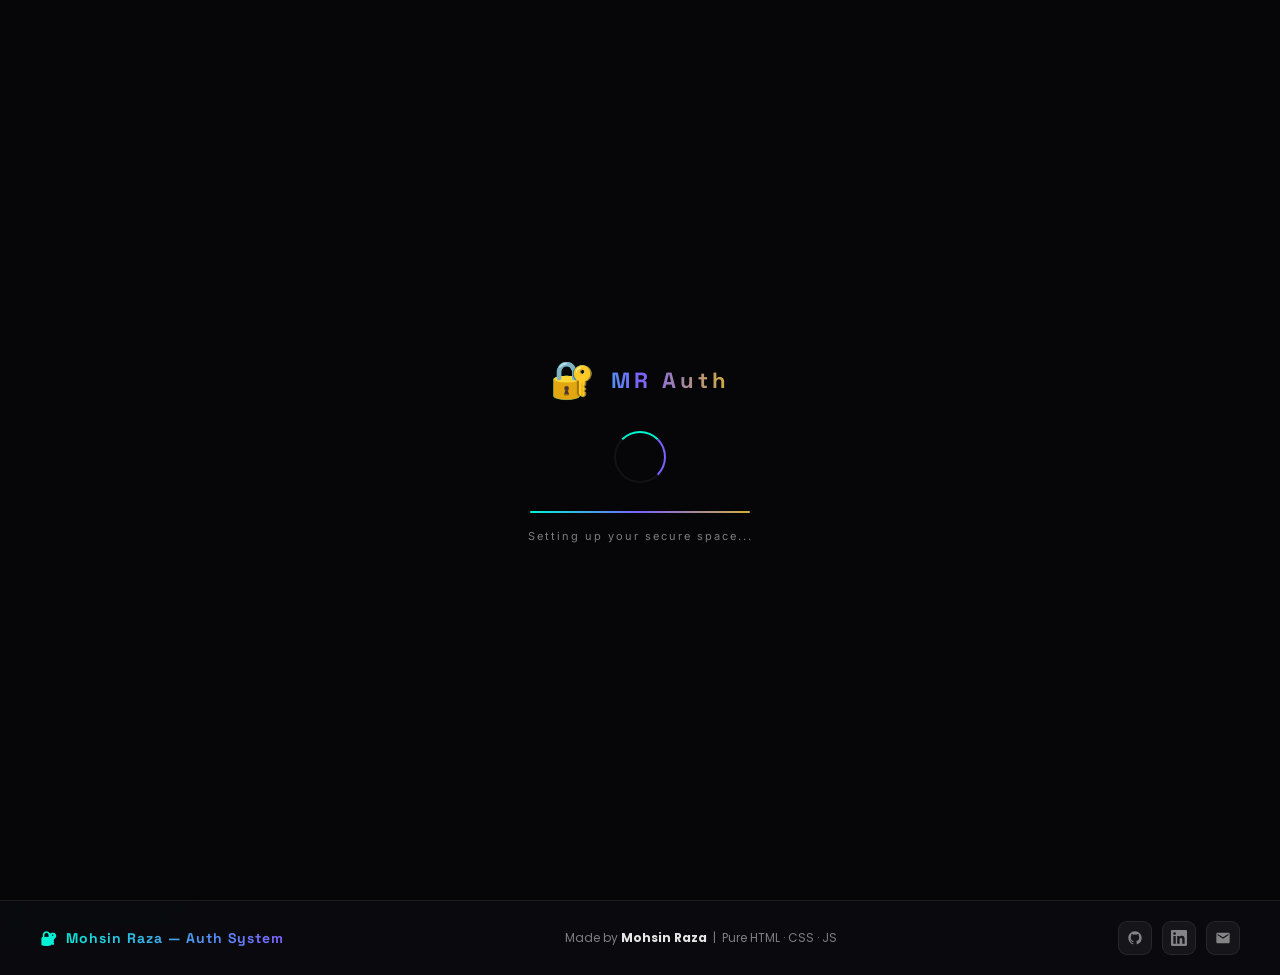
<file: Mohsin_Task4/index.html>
<!DOCTYPE html>
<html lang="en" data-theme="dark">
<head>
<meta charset="UTF-8">
<meta name="viewport" content="width=device-width, initial-scale=1.0">
<title>Mohsin Raza — Login Portal</title>
<link rel="preconnect" href="https://fonts.googleapis.com">
<link href="https://fonts.googleapis.com/css2?family=Poppins:wght@300;400;500;600;700;800&family=Space+Grotesk:wght@300;400;500;600;700&family=Inter:wght@300;400;500;600&display=swap" rel="stylesheet">
<link rel="stylesheet" href="style.css">
</head>
<body>

<div id="loader" class="loader">
  <div class="loader-inner">
    <div class="loader-logo">
      <div class="loader-icon">🔐</div>
      <span>MR Auth</span>
    </div>
    <div class="loader-ring"></div>
    <div class="loader-bar"><div class="loader-fill"></div></div>
    <div class="loader-text">Setting up your secure space...</div>
  </div>
</div>

<div class="bg-layer"></div>
<canvas id="particles"></canvas>
<div class="mouse-glow" id="mouseGlow"></div>
<div class="orb orb1"></div>
<div class="orb orb2"></div>
<div class="orb orb3"></div>

<div id="authWrapper" class="auth-wrapper">

  <!-- Left Panel -->
  <div class="auth-brand">
    <div class="brand-content">
      <div class="brand-logo">
        <div class="brand-icon">🔐</div>
        <span class="brand-name">MR Auth</span>
      </div>
      <h2 class="brand-headline">Built secure.<br>Works smooth.<br><span>Looks great.</span></h2>
      <p class="brand-sub">A login system I built from scratch — no frameworks, no libraries. Just plain HTML, CSS, and JavaScript doing the heavy lifting.</p>
      <div class="brand-stats">
        <div class="brand-stat"><div class="bstat-num">256</div><div class="bstat-lbl">bit Encryption</div></div>
        <div class="brand-divider"></div>
        <div class="brand-stat"><div class="bstat-num">100%</div><div class="bstat-lbl">Vanilla JS</div></div>
        <div class="brand-divider"></div>
        <div class="brand-stat"><div class="bstat-num">0</div><div class="bstat-lbl">Dependencies</div></div>
      </div>
      <div class="brand-badges">
        <div class="brand-badge">🔒 LocalStorage Session</div>
        <div class="brand-badge">📱 Fully Responsive</div>
        <div class="brand-badge">✅ Form Validation</div>
      </div>
    </div>
  </div>

  <!-- Right Form Panel -->
  <div class="auth-panel" id="authPanel">

    <!-- LOGIN -->
    <div class="auth-form active" id="loginForm">
      <div class="form-header">
        <div class="form-icon">👋</div>
        <h1 class="form-title">Welcome back</h1>
        <p class="form-sub">Sign in to continue to your dashboard</p>
      </div>

      <div class="social-row">
        <button class="social-btn" onclick="socialLogin('Google')"><span>G</span> Google</button>
        <button class="social-btn" onclick="socialLogin('GitHub')"><span>⌥</span> GitHub</button>
      </div>
      <div class="divider"><span>or use email</span></div>

      <div class="field-group">
        <div class="field" id="f-login-email">
          <input type="email" id="loginEmail" class="field-input" placeholder=" " autocomplete="email">
          <label class="field-label">Email address</label>
          <span class="field-icon">✉</span>
          <div class="field-msg" id="loginEmailMsg"></div>
        </div>
        <div class="field" id="f-login-pass">
          <input type="password" id="loginPass" class="field-input" placeholder=" " autocomplete="current-password">
          <label class="field-label">Password</label>
          <span class="field-icon toggle-pass" data-target="loginPass">👁</span>
          <div class="field-msg" id="loginPassMsg"></div>
        </div>
      </div>

      <div class="form-options">
        <label class="checkbox-label">
          <input type="checkbox" id="rememberMe">
          <span class="checkbox-custom"></span>
          Remember me
        </label>
        <button class="link-btn" onclick="showPage('forgotForm')">Forgot password?</button>
      </div>

      <button class="btn-primary" id="loginBtn" onclick="handleLogin()">
        <span class="btn-text">Sign In</span>
        <span class="btn-loader" style="display:none">⟳</span>
      </button>
      <p class="form-switch">No account? <button class="link-btn" onclick="showPage('registerForm')">Create one free</button></p>

      <div class="demo-hint">
        <span>🎯 Demo login:</span> demo@mr.com / <strong>Demo@1234</strong>
      </div>
    </div>

    <!-- REGISTER -->
    <div class="auth-form" id="registerForm">
      <div class="form-header">
        <div class="form-icon">🚀</div>
        <h1 class="form-title">Create account</h1>
        <p class="form-sub">Takes less than a minute</p>
      </div>

      <div class="field-group">
        <div class="name-row">
          <div class="field" id="f-reg-fname">
            <input type="text" id="regFname" class="field-input" placeholder=" ">
            <label class="field-label">First name</label>
            <div class="field-msg" id="regFnameMsg"></div>
          </div>
          <div class="field" id="f-reg-lname">
            <input type="text" id="regLname" class="field-input" placeholder=" ">
            <label class="field-label">Last name</label>
          </div>
        </div>
        <div class="field" id="f-reg-email">
          <input type="email" id="regEmail" class="field-input" placeholder=" ">
          <label class="field-label">Email address</label>
          <span class="field-icon">✉</span>
          <div class="field-msg" id="regEmailMsg"></div>
        </div>
        <div class="field" id="f-reg-pass">
          <input type="password" id="regPass" class="field-input" placeholder=" ">
          <label class="field-label">Choose a password</label>
          <span class="field-icon toggle-pass" data-target="regPass">👁</span>
          <div class="field-msg" id="regPassMsg"></div>
        </div>
        <div class="strength-wrap" id="strengthWrap">
          <div class="strength-bar"><div class="strength-fill" id="strengthFill"></div></div>
          <span class="strength-label" id="strengthLabel">Password strength</span>
        </div>
        <div class="field" id="f-reg-confirm">
          <input type="password" id="regConfirm" class="field-input" placeholder=" ">
          <label class="field-label">Confirm password</label>
          <span class="field-icon toggle-pass" data-target="regConfirm">👁</span>
          <div class="field-msg" id="regConfirmMsg"></div>
        </div>
      </div>

      <label class="checkbox-label" style="margin-bottom:20px">
        <input type="checkbox" id="agreeTerms">
        <span class="checkbox-custom"></span>
        I agree to the Terms &amp; Privacy Policy
      </label>

      <button class="btn-primary" onclick="handleRegister()"><span class="btn-text">Create Account</span></button>
      <p class="form-switch">Already have one? <button class="link-btn" onclick="showPage('loginForm')">Sign in</button></p>
    </div>

    <!-- FORGOT PASSWORD -->
    <div class="auth-form" id="forgotForm">
      <div class="form-header">
        <div class="form-icon">🔑</div>
        <h1 class="form-title">Reset password</h1>
        <p class="form-sub">We'll send reset instructions to your email</p>
      </div>
      <div class="field-group">
        <div class="field" id="f-forgot-email">
          <input type="email" id="forgotEmail" class="field-input" placeholder=" ">
          <label class="field-label">Your email address</label>
          <span class="field-icon">✉</span>
          <div class="field-msg" id="forgotEmailMsg"></div>
        </div>
      </div>
      <button class="btn-primary" onclick="handleForgot()"><span class="btn-text">Send Reset Link</span></button>
      <div class="forgot-success" id="forgotSuccess" style="display:none">
        <div class="success-icon">✅</div>
        <p>Check your inbox — link sent!</p>
      </div>
      <p class="form-switch"><button class="link-btn" onclick="showPage('loginForm')">← Back to login</button></p>
    </div>

  </div>
</div>

<div id="dashboard" class="dashboard" style="display:none">

  <aside class="sidebar" id="sidebar">
    <div class="sidebar-brand">
      <div class="brand-icon sm">🔐</div>
      <span>MR Auth</span>
    </div>
    <nav class="sidebar-nav">
      <button class="snav-item active" onclick="showDashTab('overview',this)">
        <span class="snav-icon">🏠</span><span>Overview</span>
      </button>
      <button class="snav-item" onclick="showDashTab('profile',this)">
        <span class="snav-icon">👤</span><span>Profile</span>
      </button>
      <button class="snav-item" onclick="showDashTab('activity',this)">
        <span class="snav-icon">📊</span><span>Activity</span>
      </button>
      <button class="snav-item" onclick="showDashTab('settings',this)">
        <span class="snav-icon">⚙</span><span>Settings</span>
      </button>
    </nav>
    <div class="sidebar-footer">
      <div class="sidebar-user">
        <div class="sidebar-avatar" id="sidebarAvatar">M</div>
        <div>
          <div class="su-name" id="suName">Mohsin</div>
          <div class="su-role">Member</div>
        </div>
      </div>
      <button class="logout-btn" onclick="handleLogout()">⏏ Logout</button>
    </div>
  </aside>

  <main class="dash-main">
    <header class="dash-header">
      <div>
        <div class="dash-greeting" id="dashGreeting">Good morning</div>
        <div class="dash-title" id="dashWelcome">Welcome back!</div>
      </div>
      <div class="dash-header-right">
        <div class="dash-search">
          <span>🔍</span>
          <input placeholder="Search..." class="dash-search-inp">
        </div>
        <button class="theme-toggle-btn" onclick="toggleTheme()" id="themeBtn">🌙</button>
        <div class="dash-avatar-wrap" id="dashAvatar">M</div>
      </div>
    </header>

    <!-- OVERVIEW -->
    <div class="dash-tab active" id="tab-overview">
      <div class="stats-grid">
        <div class="stat-card" style="--c:#00F5D4">
          <div class="stat-icon" style="background:rgba(0,245,212,0.12)">🔐</div>
          <div class="stat-body">
            <div class="stat-num" data-count="127">0</div>
            <div class="stat-lbl">Total Logins</div>
          </div>
          <div class="stat-trend up">↑ 12%</div>
        </div>
        <div class="stat-card" style="--c:#7B61FF">
          <div class="stat-icon" style="background:rgba(123,97,255,0.12)">🛡</div>
          <div class="stat-body">
            <div class="stat-num" data-count="100">0</div>
            <div class="stat-lbl">Security Score</div>
          </div>
          <div class="stat-trend up">Perfect</div>
        </div>
        <div class="stat-card" style="--c:#D4AF37">
          <div class="stat-icon" style="background:rgba(212,175,55,0.12)">⚡</div>
          <div class="stat-body">
            <div class="stat-num" data-count="3">0</div>
            <div class="stat-lbl">Active Sessions</div>
          </div>
          <div class="stat-trend up">Live now</div>
        </div>
        <div class="stat-card" style="--c:#FF4D8D">
          <div class="stat-icon" style="background:rgba(255,77,141,0.12)">🌐</div>
          <div class="stat-body">
            <div class="stat-num" data-count="2">0</div>
            <div class="stat-lbl">Devices</div>
          </div>
          <div class="stat-trend up">+1 new</div>
        </div>
      </div>

      <div class="dash-grid-2">
        <div class="dash-card welcome-card">
          <div class="wc-text">
            <div class="wc-badge">✨ Verified Member</div>
            <h3 class="wc-title" id="wcTitle">Hey Mohsin! 👋</h3>
            <p class="wc-sub">Your account is active and secured. Last login was from this browser.</p>
            <button class="btn-sm" onclick="showDashTab('profile', document.querySelectorAll('.snav-item')[1])">View Profile →</button>
          </div>
          <div class="wc-avatar" id="wcAvatar">M</div>
        </div>
        <div class="dash-card">
          <div class="card-head">
            <h3 class="card-title">Recent Activity</h3>
            <span class="card-badge">Live</span>
          </div>
          <div class="activity-list" id="activityList"></div>
        </div>
      </div>

      <div class="dash-card security-card">
        <div class="card-head"><h3 class="card-title">Security Checklist</h3></div>
        <div class="security-grid">
          <div class="sec-item ok"><span class="sec-dot"></span>Password set<span class="sec-status">Strong</span></div>
          <div class="sec-item ok"><span class="sec-dot"></span>Email verified<span class="sec-status">Done</span></div>
          <div class="sec-item ok"><span class="sec-dot"></span>Session active<span class="sec-status">Yes</span></div>
          <div class="sec-item warn"><span class="sec-dot warn"></span>2FA<span class="sec-status warn">Not set</span></div>
        </div>
      </div>
    </div>

    <!-- PROFILE -->
    <div class="dash-tab" id="tab-profile">
      <div class="profile-hero">
        <div class="profile-avatar-wrap">
          <div class="profile-avatar" id="profileAvatar">M</div>
          <button class="avatar-edit-btn" onclick="toast('Upload feature coming soon!','info')">📷</button>
        </div>
        <div class="profile-info">
          <h2 class="profile-name" id="profileName">Mohsin Raza</h2>
          <p class="profile-email" id="profileEmail">demo@mr.com</p>
          <div class="profile-tags">
            <span class="ptag">✨ Member</span>
            <span class="ptag">🛡 Verified</span>
            <span class="ptag">🌟 Active</span>
          </div>
        </div>
      </div>
      <div class="dash-grid-2">
        <div class="dash-card">
          <h3 class="card-title" style="margin-bottom:20px">Edit Info</h3>
          <div class="edit-field"><label>First Name</label><input class="edit-inp" id="editFname" placeholder="First name"></div>
          <div class="edit-field"><label>Last Name</label><input class="edit-inp" id="editLname" placeholder="Last name"></div>
          <div class="edit-field"><label>Email</label><input class="edit-inp" id="editEmail" placeholder="Email" type="email"></div>
          <div class="edit-field"><label>Bio</label><textarea class="edit-inp" id="editBio" placeholder="Something about yourself..." rows="3"></textarea></div>
          <button class="btn-primary sm-btn" onclick="saveProfile()">Save Changes</button>
        </div>
        <div class="dash-card">
          <h3 class="card-title" style="margin-bottom:20px">Change Password</h3>
          <div class="edit-field"><label>Current Password</label><input class="edit-inp" type="password" id="curPass" placeholder="••••••••"></div>
          <div class="edit-field"><label>New Password</label><input class="edit-inp" type="password" id="newPass" placeholder="••••••••"></div>
          <div class="edit-field"><label>Confirm New</label><input class="edit-inp" type="password" id="confirmPass" placeholder="••••••••"></div>
          <button class="btn-primary sm-btn" onclick="changePassword()">Update Password</button>
        </div>
      </div>
    </div>

    <!-- ACTIVITY -->
    <div class="dash-tab" id="tab-activity">
      <div class="dash-card">
        <div class="card-head"><h3 class="card-title">Login History</h3><span class="card-badge">Last 30 days</span></div>
        <div class="login-table" id="loginTable"></div>
      </div>
      <div class="dash-card" style="margin-top:20px">
        <div class="card-head"><h3 class="card-title">Timeline</h3></div>
        <div class="timeline" id="timeline"></div>
      </div>
    </div>

    <!-- SETTINGS -->
    <div class="dash-tab" id="tab-settings">
      <div class="settings-grid">
        <div class="dash-card">
          <h3 class="card-title" style="margin-bottom:20px">Appearance</h3>
          <div class="setting-row">
            <div class="setting-info"><div class="setting-name">Dark Mode</div><div class="setting-sub">Switch between dark and light</div></div>
            <div class="toggle active" id="themeToggle" onclick="toggleTheme()"><div class="toggle-knob"></div></div>
          </div>
          <div class="setting-row">
            <div class="setting-info"><div class="setting-name">Animations</div><div class="setting-sub">Enable smooth UI effects</div></div>
            <div class="toggle active" onclick="toggleSetting(this)"><div class="toggle-knob"></div></div>
          </div>
          <div class="setting-row">
            <div class="setting-info"><div class="setting-name">Compact View</div><div class="setting-sub">Show more on screen</div></div>
            <div class="toggle" onclick="toggleSetting(this)"><div class="toggle-knob"></div></div>
          </div>
        </div>
        <div class="dash-card">
          <h3 class="card-title" style="margin-bottom:20px">Security</h3>
          <div class="setting-row">
            <div class="setting-info"><div class="setting-name">Two-Factor Auth</div><div class="setting-sub">Extra security on login</div></div>
            <div class="toggle" onclick="toggleSetting(this)"><div class="toggle-knob"></div></div>
          </div>
          <div class="setting-row">
            <div class="setting-info"><div class="setting-name">Login Alerts</div><div class="setting-sub">Email on new sign-in</div></div>
            <div class="toggle active" onclick="toggleSetting(this)"><div class="toggle-knob"></div></div>
          </div>
          <div class="setting-row">
            <div class="setting-info"><div class="setting-name">Auto Logout</div><div class="setting-sub">Log out after inactivity</div></div>
            <div class="toggle" onclick="toggleSetting(this)"><div class="toggle-knob"></div></div>
          </div>
        </div>
        <div class="dash-card">
          <h3 class="card-title" style="margin-bottom:20px">Notifications</h3>
          <div class="setting-row">
            <div class="setting-info"><div class="setting-name">Email Alerts</div><div class="setting-sub">Security notifications</div></div>
            <div class="toggle active" onclick="toggleSetting(this)"><div class="toggle-knob"></div></div>
          </div>
          <div class="setting-row">
            <div class="setting-info"><div class="setting-name">Updates</div><div class="setting-sub">Product news &amp; tips</div></div>
            <div class="toggle" onclick="toggleSetting(this)"><div class="toggle-knob"></div></div>
          </div>
        </div>
        <div class="dash-card danger-card">
          <h3 class="card-title danger-title" style="margin-bottom:12px">Danger Zone</h3>
          <p class="danger-sub">These cannot be undone — be careful.</p>
          <div class="danger-actions">
            <button class="btn-danger outline" onclick="toast('All sessions cleared!','success')">Clear Sessions</button>
            <button class="btn-danger" onclick="handleLogout()">Sign Out</button>
          </div>
        </div>
      </div>
    </div>

  </main>
</div>

<div class="toast-container" id="toastContainer"></div>

<div class="success-overlay" id="successOverlay" style="display:none">
  <div class="success-box">
    <div class="success-ring"></div>
    <div class="success-check">✓</div>
    <div class="success-msg">You're in!</div>
  </div>
</div>

<footer class="footer" id="appFooter">
  <div class="footer-inner">
    <div class="footer-brand">
      <span>🔐</span>
      <span>Mohsin Raza — Auth System</span>
    </div>
    <div class="footer-credit">Made by <strong>Mohsin Raza</strong> &nbsp;|&nbsp; Pure HTML · CSS · JS</div>
    <div class="footer-links">
      <a class="footer-link" href="https://github.com/mohsinrz-dev" target="_blank" title="GitHub">
        <svg width="16" height="16" viewBox="0 0 24 24" fill="currentColor"><path d="M12 2C6.477 2 2 6.484 2 12.017c0 4.425 2.865 8.18 6.839 9.504.5.092.682-.217.682-.483 0-.237-.008-.868-.013-1.703-2.782.605-3.369-1.343-3.369-1.343-.454-1.158-1.11-1.466-1.11-1.466-.908-.62.069-.608.069-.608 1.003.07 1.531 1.032 1.531 1.032.892 1.53 2.341 1.088 2.91.832.092-.647.35-1.088.636-1.338-2.22-.253-4.555-1.113-4.555-4.951 0-1.093.39-1.988 1.029-2.688-.103-.253-.446-1.272.098-2.65 0 0 .84-.27 2.75 1.026A9.564 9.564 0 0112 6.844c.85.004 1.705.115 2.504.337 1.909-1.296 2.747-1.027 2.747-1.027.546 1.379.202 2.398.1 2.651.64.7 1.028 1.595 1.028 2.688 0 3.848-2.339 4.695-4.566 4.943.359.309.678.92.678 1.855 0 1.338-.012 2.419-.012 2.747 0 .268.18.58.688.482A10.019 10.019 0 0022 12.017C22 6.484 17.522 2 12 2z"/></svg>
      </a>
      <a class="footer-link" href="https://www.linkedin.com/in/mohsin-raza-338439408" target="_blank" title="LinkedIn">
        <svg width="16" height="16" viewBox="0 0 24 24" fill="currentColor"><path d="M20.447 20.452h-3.554v-5.569c0-1.328-.027-3.037-1.852-3.037-1.853 0-2.136 1.445-2.136 2.939v5.667H9.351V9h3.414v1.561h.046c.477-.9 1.637-1.85 3.37-1.85 3.601 0 4.267 2.37 4.267 5.455v6.286zM5.337 7.433a2.062 2.062 0 01-2.063-2.065 2.064 2.064 0 112.063 2.065zm1.782 13.019H3.555V9h3.564v11.452zM22.225 0H1.771C.792 0 0 .774 0 1.729v20.542C0 23.227.792 24 1.771 24h20.451C23.2 24 24 23.227 24 22.271V1.729C24 .774 23.2 0 22.222 0h.003z"/></svg>
      </a>
      <a class="footer-link" href="mailto:mr.mohsinraza26@gmail.com" title="Email">
        <svg width="16" height="16" viewBox="0 0 24 24" fill="currentColor"><path d="M20 4H4c-1.1 0-2 .9-2 2v12c0 1.1.9 2 2 2h16c1.1 0 2-.9 2-2V6c0-1.1-.9-2-2-2zm0 4l-8 5-8-5V6l8 5 8-5v2z"/></svg>
      </a>
    </div>
  </div>
</footer>

<script src="script.js"></script>
</body>
</html>
</file>
<file: Mohsin_Task4/style.css>
:root {
  --bg:        #0A0A0F;
  --bg2:       #0E0E18;
  --cyan:      #00F5D4;
  --cyan-d:    #00C4AA;
  --purple:    #7B61FF;
  --gold:      #D4AF37;
  --accent:    #FF4D8D;
  --white:     #FFFFFF;
  --text:      rgba(255,255,255,0.90);
  --muted:     rgba(255,255,255,0.48);
  --glass:     rgba(255,255,255,0.05);
  --glass-b:   rgba(255,255,255,0.09);
  --glass-h:   rgba(255,255,255,0.10);
  --border:    rgba(255,255,255,0.08);
  --border-h:  rgba(255,255,255,0.18);
  --shadow:    0 24px 60px rgba(0,0,0,0.55);
  --r:         16px;
  --r-sm:      10px;
  --t:         all 0.28s cubic-bezier(0.4,0,0.2,1);
}
[data-theme="light"] {
  --bg:       #F4F6FF;
  --bg2:      #EAECFF;
  --glass:    rgba(255,255,255,0.75);
  --glass-b:  rgba(255,255,255,0.92);
  --glass-h:  rgba(255,255,255,0.98);
  --border:   rgba(100,100,200,0.14);
  --border-h: rgba(100,100,200,0.30);
  --text:     #0C0D22;
  --muted:    rgba(12,13,34,0.50);
  --shadow:   0 24px 60px rgba(80,100,200,0.12);
}

*,*::before,*::after{margin:0;padding:0;box-sizing:border-box;}
html{scroll-behavior:smooth;}
body{
  font-family:'Poppins',sans-serif;
  background:var(--bg);
  color:var(--text);
  min-height:100vh;
  overflow-x:hidden;
  transition:background 0.5s,color 0.4s;
}
button{cursor:pointer;font-family:inherit;border:none;background:none;}
input,textarea{font-family:inherit;}
a{text-decoration:none;color:inherit;}

.loader{
  position:fixed;inset:0;z-index:9999;
  background:#060609;
  display:flex;align-items:center;justify-content:center;
  flex-direction:column;
  transition:opacity 0.7s ease,visibility 0.7s ease;
}
.loader.out{opacity:0;visibility:hidden;pointer-events:none;}
.loader-inner{display:flex;flex-direction:column;align-items:center;gap:0;}
.loader-logo{
  display:flex;align-items:center;gap:12px;
  font-family:'Space Grotesk',sans-serif;
  font-size:22px;font-weight:700;letter-spacing:4px;
  background:linear-gradient(90deg,var(--cyan),var(--purple),var(--gold));
  -webkit-background-clip:text;-webkit-text-fill-color:transparent;
  background-clip:text;
  margin-bottom:28px;
}
.loader-icon{
  font-size:36px;
  animation:loaderSpin 3s linear infinite;
  -webkit-text-fill-color:var(--cyan);
}
@keyframes loaderSpin{to{transform:rotate(360deg);}}
.loader-ring{
  width:52px;height:52px;border-radius:50%;
  border:2px solid rgba(255,255,255,0.05);
  border-top-color:var(--cyan);
  border-right-color:var(--purple);
  animation:spin 0.9s linear infinite;
}
@keyframes spin{to{transform:rotate(360deg);}}
.loader-bar{
  width:220px;height:2px;
  background:rgba(255,255,255,0.05);
  border-radius:4px;margin-top:28px;overflow:hidden;
}
.loader-fill{
  height:100%;width:0;
  background:linear-gradient(90deg,var(--cyan),var(--purple),var(--gold));
  animation:loadFill 2.2s cubic-bezier(0.4,0,0.2,1) forwards;
}
@keyframes loadFill{to{width:100%;}}
.loader-text{
  font-size:11px;letter-spacing:2px;color:var(--muted);
  margin-top:16px;font-family:'Inter',sans-serif;
  animation:pulse 1.5s ease-in-out infinite;
}
@keyframes pulse{0%,100%{opacity:0.4;}50%{opacity:1;}}

.bg-layer{
  position:fixed;inset:0;z-index:0;pointer-events:none;
  background:
    radial-gradient(ellipse at 15% 20%, rgba(123,97,255,0.11) 0%,transparent 52%),
    radial-gradient(ellipse at 85% 15%, rgba(0,245,212,0.09) 0%,transparent 48%),
    radial-gradient(ellipse at 75% 85%, rgba(212,175,55,0.07) 0%,transparent 50%),
    radial-gradient(ellipse at 20% 80%, rgba(255,77,141,0.06) 0%,transparent 46%),
    var(--bg);
  animation:bgShift 16s ease-in-out infinite alternate;
  transition:background 0.5s;
}
@keyframes bgShift{0%{filter:hue-rotate(0deg);}100%{filter:hue-rotate(20deg);}}
#particles{position:fixed;inset:0;z-index:1;pointer-events:none;}
.mouse-glow{
  position:fixed;width:380px;height:380px;border-radius:50%;
  background:radial-gradient(circle,rgba(0,245,212,0.07) 0%,transparent 65%);
  pointer-events:none;z-index:2;
  transform:translate(-50%,-50%);
  transition:left 0.15s ease,top 0.15s ease;
}
.orb{
  position:fixed;border-radius:50%;pointer-events:none;z-index:1;
  filter:blur(80px);
}
.orb1{width:350px;height:350px;top:-100px;right:-80px;background:rgba(123,97,255,0.09);animation:orbF1 10s ease-in-out infinite;}
.orb2{width:250px;height:250px;bottom:10%;left:-60px;background:rgba(0,245,212,0.07);animation:orbF2 12s ease-in-out infinite;}
.orb3{width:180px;height:180px;bottom:25%;right:10%;background:rgba(212,175,55,0.07);animation:orbF3 9s ease-in-out infinite;}
@keyframes orbF1{0%,100%{transform:translate(0,0);}50%{transform:translate(-30px,40px);}}
@keyframes orbF2{0%,100%{transform:translate(0,0);}50%{transform:translate(25px,-30px);}}
@keyframes orbF3{0%,100%{transform:translate(0,0);}50%{transform:translate(-20px,25px);}}

.auth-wrapper{
  position:relative;z-index:10;
  min-height:100vh;
  display:grid;grid-template-columns:1fr 1fr;
}
/* Brand Panel */
.auth-brand{
  display:flex;align-items:center;justify-content:center;
  padding:60px 48px;
  background:linear-gradient(145deg,rgba(123,97,255,0.08),rgba(0,245,212,0.05));
  border-right:1px solid var(--border);
  position:relative;overflow:hidden;
}
.auth-brand::before{
  content:'';position:absolute;inset:0;
  background:
    radial-gradient(circle at 30% 30%, rgba(0,245,212,0.08) 0%,transparent 55%),
    radial-gradient(circle at 70% 70%, rgba(123,97,255,0.08) 0%,transparent 55%);
  pointer-events:none;
}
.brand-content{position:relative;z-index:1;max-width:400px;}
.brand-logo{
  display:flex;align-items:center;gap:12px;
  font-family:'Space Grotesk',sans-serif;
  font-size:20px;font-weight:700;letter-spacing:3px;
  background:linear-gradient(90deg,var(--cyan),var(--purple));
  -webkit-background-clip:text;-webkit-text-fill-color:transparent;
  background-clip:text;
  margin-bottom:48px;
}
.brand-icon{
  font-size:28px;
  background:linear-gradient(135deg,var(--cyan),var(--purple));
  -webkit-background-clip:text;-webkit-text-fill-color:transparent;
  background-clip:text;
  animation:iconPulse 3s ease-in-out infinite;
}
.brand-icon.sm{font-size:20px;}
@keyframes iconPulse{0%,100%{filter:drop-shadow(0 0 8px rgba(0,245,212,0.3));}50%{filter:drop-shadow(0 0 20px rgba(0,245,212,0.6));}}
.brand-name{font-family:'Space Grotesk',sans-serif;}
.brand-headline{
  font-family:'Space Grotesk',sans-serif;
  font-size:clamp(36px,4vw,56px);
  font-weight:700;line-height:1.1;
  margin-bottom:20px;letter-spacing:-1px;
}
.brand-headline span{
  background:linear-gradient(120deg,var(--cyan),var(--purple));
  -webkit-background-clip:text;-webkit-text-fill-color:transparent;
  background-clip:text;
}
.brand-sub{font-size:15px;color:var(--muted);line-height:1.7;margin-bottom:40px;font-weight:300;}
.brand-stats{display:flex;align-items:center;gap:0;margin-bottom:32px;}
.brand-stat{text-align:center;padding:0 24px;}
.brand-stat:first-child{padding-left:0;}
.bstat-num{
  font-family:'Space Grotesk',sans-serif;
  font-size:28px;font-weight:700;
  background:linear-gradient(135deg,var(--cyan),var(--purple));
  -webkit-background-clip:text;-webkit-text-fill-color:transparent;
  background-clip:text;
}
.bstat-lbl{font-size:11px;color:var(--muted);letter-spacing:1px;margin-top:2px;}
.brand-divider{width:1px;height:36px;background:var(--border);}
.brand-badges{display:flex;flex-wrap:wrap;gap:8px;}
.brand-badge{
  padding:6px 14px;border-radius:100px;
  background:rgba(255,255,255,0.05);
  border:1px solid var(--border);
  font-size:12px;font-weight:500;
  color:var(--muted);
}

/* Form Panel */
.auth-panel{
  display:flex;align-items:center;justify-content:center;
  padding:40px;
  background:rgba(10,10,15,0.3);
}
.auth-form{
  display:none;width:100%;max-width:420px;
  opacity:0;transform:translateY(30px);
  transition:all 0.5s cubic-bezier(0.22,1,0.36,1);
}
.auth-form.active{
  display:block;
  animation:formIn 0.6s cubic-bezier(0.22,1,0.36,1) forwards;
}
@keyframes formIn{
  from{opacity:0;transform:translateY(30px);}
  to{opacity:1;transform:translateY(0);}
}
.form-header{text-align:center;margin-bottom:32px;}
.form-icon{font-size:40px;margin-bottom:12px;display:block;}
.form-title{
  font-family:'Space Grotesk',sans-serif;
  font-size:clamp(24px,3vw,32px);font-weight:700;
  margin-bottom:8px;letter-spacing:-0.5px;
}
.form-sub{font-size:14px;color:var(--muted);font-weight:300;}

/* Social */
.social-row{display:flex;gap:10px;margin-bottom:20px;}
.social-btn{
  flex:1;height:44px;border-radius:var(--r-sm);
  border:1px solid var(--border);
  background:var(--glass);
  color:var(--text);font-size:13px;font-weight:500;
  display:flex;align-items:center;justify-content:center;gap:8px;
  transition:var(--t);backdrop-filter:blur(10px);
}
.social-btn span{
  width:20px;height:20px;
  background:linear-gradient(135deg,var(--cyan),var(--purple));
  -webkit-background-clip:text;-webkit-text-fill-color:transparent;
  background-clip:text;
  font-weight:800;font-size:14px;
}
.social-btn:hover{background:var(--glass-h);border-color:var(--border-h);transform:translateY(-2px);}

.divider{
  display:flex;align-items:center;gap:16px;
  margin:0 0 20px;
  color:var(--muted);font-size:12px;
}
.divider::before,.divider::after{content:'';flex:1;height:1px;background:var(--border);}

/* Fields */
.field-group{display:flex;flex-direction:column;gap:14px;margin-bottom:18px;}
.name-row{display:grid;grid-template-columns:1fr 1fr;gap:10px;}
.field{position:relative;}
.field-input{
  width:100%;height:52px;padding:18px 44px 6px 16px;
  background:var(--glass);
  border:1px solid var(--border);
  border-radius:var(--r-sm);
  color:var(--text);font-size:14px;
  outline:none;transition:var(--t);
  backdrop-filter:blur(10px);
}
.field-input:focus{
  border-color:rgba(0,245,212,0.5);
  background:rgba(0,245,212,0.04);
  box-shadow:0 0 0 3px rgba(0,245,212,0.10);
}
.field-label{
  position:absolute;left:16px;top:50%;
  transform:translateY(-50%);
  font-size:14px;color:var(--muted);
  transition:var(--t);pointer-events:none;
  font-weight:400;
}
.field-input:focus ~ .field-label,
.field-input:not(:placeholder-shown) ~ .field-label{
  top:10px;transform:translateY(0);
  font-size:10px;letter-spacing:0.8px;
  color:var(--cyan);font-weight:500;
  text-transform:uppercase;
}
.field-icon{
  position:absolute;right:14px;top:50%;transform:translateY(-50%);
  font-size:14px;color:var(--muted);
}
.toggle-pass{cursor:pointer;transition:var(--t);}
.toggle-pass:hover{color:var(--cyan);}
.field-msg{font-size:11px;margin-top:4px;padding-left:4px;height:14px;}
.field.error .field-input{border-color:rgba(255,77,141,0.5)!important;box-shadow:0 0 0 3px rgba(255,77,141,0.10)!important;}
.field.error .field-msg{color:var(--accent);}
.field.success .field-input{border-color:rgba(0,245,212,0.4);}
.field.success .field-msg{color:var(--cyan);}

/* Password strength */
.strength-wrap{padding:4px 0 6px;}
.strength-bar{height:4px;background:rgba(255,255,255,0.06);border-radius:4px;overflow:hidden;margin-bottom:6px;}
.strength-fill{height:100%;width:0;border-radius:4px;transition:width 0.4s ease,background 0.4s ease;}
.strength-label{font-size:11px;color:var(--muted);}

/* Options */
.form-options{
  display:flex;align-items:center;justify-content:space-between;
  margin-bottom:20px;
}
.checkbox-label{
  display:flex;align-items:center;gap:9px;
  font-size:13px;color:var(--muted);cursor:pointer;
}
.checkbox-label input{display:none;}
.checkbox-custom{
  width:18px;height:18px;border-radius:5px;
  border:1.5px solid var(--border);
  background:var(--glass);
  flex-shrink:0;transition:var(--t);
  display:flex;align-items:center;justify-content:center;
}
.checkbox-label input:checked + .checkbox-custom{
  background:linear-gradient(135deg,var(--cyan),var(--purple));
  border-color:transparent;
}
.checkbox-label input:checked + .checkbox-custom::after{
  content:'✓';font-size:11px;color:#fff;font-weight:700;
}
.link-btn{
  background:none;border:none;
  color:var(--cyan);font-size:13px;font-weight:500;
  cursor:pointer;transition:var(--t);
  font-family:inherit;
}
.link-btn:hover{color:var(--purple);}

/* Buttons */
.btn-primary{
  width:100%;height:50px;border-radius:var(--r-sm);
  background:linear-gradient(135deg,var(--cyan),var(--purple));
  border:none;color:#fff;
  font-family:'Poppins',sans-serif;font-size:14px;font-weight:600;
  cursor:pointer;transition:var(--t);
  position:relative;overflow:hidden;
  box-shadow:0 6px 24px rgba(0,245,212,0.28);
  display:flex;align-items:center;justify-content:center;gap:8px;
  margin-bottom:20px;
}
.btn-primary:hover{
  transform:translateY(-2px);
  box-shadow:0 10px 32px rgba(0,245,212,0.40);
}
.btn-primary:active{transform:scale(0.98);}
.btn-primary.sm-btn{width:auto;padding:0 24px;height:42px;margin-bottom:0;}
.btn-loader{animation:spin 0.8s linear infinite;font-size:18px;}
.form-switch{text-align:center;font-size:13px;color:var(--muted);}
.forgot-success{
  text-align:center;padding:20px;
  background:rgba(0,245,212,0.06);
  border:1px solid rgba(0,245,212,0.2);
  border-radius:var(--r-sm);
  margin-bottom:16px;
}
.success-icon{font-size:28px;margin-bottom:8px;}

/* Ripple */
.ripple{
  position:absolute;border-radius:50%;
  background:rgba(255,255,255,0.22);
  transform:scale(0);
  animation:rippleA 0.5s linear;
  pointer-events:none;
}
@keyframes rippleA{to{transform:scale(4);opacity:0;}}

.dashboard{
  position:relative;z-index:10;
  display:grid;grid-template-columns:240px 1fr;
  min-height:100vh;
}

/* Sidebar */
.sidebar{
  background:rgba(10,10,15,0.85);
  backdrop-filter:blur(24px);
  border-right:1px solid var(--border);
  display:flex;flex-direction:column;
  padding:24px 0;
  position:sticky;top:0;height:100vh;
  overflow-y:auto;
}
[data-theme="light"] .sidebar{background:rgba(244,246,255,0.90);}
.sidebar-brand{
  display:flex;align-items:center;gap:10px;
  padding:0 24px 28px;
  font-family:'Space Grotesk',sans-serif;
  font-size:16px;font-weight:700;letter-spacing:2px;
  background:linear-gradient(90deg,var(--cyan),var(--purple));
  -webkit-background-clip:text;-webkit-text-fill-color:transparent;
  background-clip:text;
  border-bottom:1px solid var(--border);
}
.sidebar-nav{
  padding:16px 12px;display:flex;flex-direction:column;gap:4px;flex:1;
}
.snav-item{
  display:flex;align-items:center;gap:12px;
  padding:11px 16px;border-radius:var(--r-sm);
  font-size:13px;font-weight:500;color:var(--muted);
  transition:var(--t);text-align:left;width:100%;
}
.snav-icon{font-size:16px;}
.snav-item:hover{background:var(--glass);color:var(--text);}
.snav-item.active{
  background:linear-gradient(135deg,rgba(0,245,212,0.12),rgba(123,97,255,0.10));
  border:1px solid rgba(0,245,212,0.15);
  color:var(--cyan);
}
.sidebar-footer{padding:12px;}
.sidebar-user{
  display:flex;align-items:center;gap:12px;
  padding:14px;border-radius:var(--r-sm);
  background:var(--glass);border:1px solid var(--border);
  margin-bottom:10px;
}
.sidebar-avatar{
  width:36px;height:36px;border-radius:50%;
  background:linear-gradient(135deg,var(--cyan),var(--purple));
  display:flex;align-items:center;justify-content:center;
  font-weight:700;font-size:15px;color:#fff;
  flex-shrink:0;
}
.su-name{font-size:13px;font-weight:600;margin-bottom:1px;}
.su-role{font-size:11px;color:var(--muted);}
.logout-btn{
  width:100%;height:38px;border-radius:var(--r-sm);
  border:1px solid rgba(255,77,141,0.2);
  background:rgba(255,77,141,0.06);
  color:rgba(255,77,141,0.8);
  font-size:12px;font-weight:600;cursor:pointer;
  transition:var(--t);font-family:inherit;
}
.logout-btn:hover{background:rgba(255,77,141,0.14);border-color:rgba(255,77,141,0.4);}

/* Dash main */
.dash-main{
  display:flex;flex-direction:column;
  min-height:100vh;overflow-y:auto;
  background:transparent;
}
.dash-header{
  padding:20px 32px;
  display:flex;align-items:center;justify-content:space-between;
  border-bottom:1px solid var(--border);
  background:rgba(10,10,15,0.6);
  backdrop-filter:blur(20px);
  position:sticky;top:0;z-index:50;
  flex-wrap:wrap;gap:12px;
}
[data-theme="light"] .dash-header{background:rgba(244,246,255,0.88);}
.dash-greeting{font-size:12px;color:var(--muted);letter-spacing:1px;margin-bottom:2px;}
.dash-title{font-family:'Space Grotesk',sans-serif;font-size:20px;font-weight:700;}
.dash-header-right{display:flex;align-items:center;gap:12px;}
.dash-search{
  display:flex;align-items:center;gap:8px;
  background:var(--glass);border:1px solid var(--border);
  border-radius:var(--r-sm);padding:0 14px;height:38px;
}
.dash-search-inp{
  background:none;border:none;color:var(--text);
  font-family:inherit;font-size:13px;outline:none;width:160px;
}
.dash-search-inp::placeholder{color:var(--muted);}
.theme-toggle-btn{
  width:38px;height:38px;border-radius:var(--r-sm);
  border:1px solid var(--border);background:var(--glass);
  font-size:16px;cursor:pointer;transition:var(--t);
  display:flex;align-items:center;justify-content:center;
}
.theme-toggle-btn:hover{background:var(--glass-h);}
.dash-avatar-wrap{
  width:38px;height:38px;border-radius:50%;
  background:linear-gradient(135deg,var(--cyan),var(--purple));
  display:flex;align-items:center;justify-content:center;
  font-weight:700;font-size:15px;color:#fff;cursor:pointer;
  box-shadow:0 0 16px rgba(0,245,212,0.25);
}

/* Tabs */
.dash-tab{
  display:none;padding:28px 32px;
  flex-direction:column;gap:20px;
  animation:tabIn 0.4s ease forwards;
}
.dash-tab.active{display:flex;}
@keyframes tabIn{from{opacity:0;transform:translateY(16px);}to{opacity:1;transform:translateY(0);}}

/* Stats */
.stats-grid{
  display:grid;grid-template-columns:repeat(4,1fr);gap:16px;
}
.stat-card{
  background:var(--glass);backdrop-filter:blur(20px);
  border:1px solid var(--border);border-radius:var(--r);
  padding:20px;position:relative;overflow:hidden;
  transition:var(--t);cursor:default;
}
.stat-card::before{
  content:'';position:absolute;inset:0;border-radius:var(--r);
  background:linear-gradient(135deg,var(--c,var(--cyan)),transparent 65%);
  opacity:0;transition:opacity 0.3s;
}
.stat-card:hover{transform:translateY(-3px);box-shadow:var(--shadow);}
.stat-card:hover::before{opacity:0.07;}
.stat-icon{
  width:40px;height:40px;border-radius:10px;
  display:flex;align-items:center;justify-content:center;
  font-size:18px;margin-bottom:16px;
}
.stat-num{
  font-family:'Space Grotesk',sans-serif;
  font-size:30px;font-weight:700;letter-spacing:-1px;
  color:var(--c,var(--cyan));line-height:1;
}
.stat-lbl{font-size:12px;color:var(--muted);margin-top:4px;}
.stat-trend{
  position:absolute;top:16px;right:16px;
  font-size:11px;font-weight:600;
  padding:3px 8px;border-radius:100px;
}
.stat-trend.up{background:rgba(0,245,212,0.10);color:var(--cyan);}
.stat-trend.down{background:rgba(255,77,141,0.10);color:var(--accent);}

/* Cards */
.dash-card{
  background:var(--glass);backdrop-filter:blur(20px);
  border:1px solid var(--border);border-radius:var(--r);
  padding:24px;transition:var(--t);
}
.dash-card:hover{border-color:var(--border-h);}
.dash-grid-2{display:grid;grid-template-columns:1fr 1fr;gap:20px;}
.card-head{
  display:flex;align-items:center;justify-content:space-between;
  margin-bottom:18px;
}
.card-title{
  font-size:14px;font-weight:600;
  font-family:'Space Grotesk',sans-serif;
  letter-spacing:0.3px;
}
.card-badge{
  font-size:10px;font-weight:600;
  padding:3px 10px;border-radius:100px;
  background:rgba(0,245,212,0.10);
  color:var(--cyan);letter-spacing:0.5px;
}
/* Welcome card */
.welcome-card{
  display:flex;align-items:center;
  justify-content:space-between;
  background:linear-gradient(135deg,rgba(0,245,212,0.07),rgba(123,97,255,0.07));
  border-color:rgba(0,245,212,0.15);
}
.wc-badge{
  display:inline-block;font-size:11px;font-weight:600;
  padding:4px 12px;border-radius:100px;
  background:rgba(212,175,55,0.12);color:var(--gold);
  margin-bottom:10px;letter-spacing:0.5px;
}
.wc-title{
  font-family:'Space Grotesk',sans-serif;
  font-size:20px;font-weight:700;margin-bottom:8px;
}
.wc-sub{font-size:12px;color:var(--muted);margin-bottom:16px;line-height:1.6;}
.btn-sm{
  height:34px;padding:0 16px;border-radius:8px;
  background:linear-gradient(135deg,var(--cyan),var(--purple));
  border:none;color:#fff;font-size:12px;font-weight:600;
  cursor:pointer;transition:var(--t);font-family:inherit;
}
.btn-sm:hover{transform:translateY(-1px);box-shadow:0 6px 20px rgba(0,245,212,0.3);}
.wc-avatar{
  width:72px;height:72px;border-radius:50%;
  background:linear-gradient(135deg,var(--cyan),var(--purple),var(--gold));
  display:flex;align-items:center;justify-content:center;
  font-size:28px;font-weight:700;color:#fff;
  flex-shrink:0;
  box-shadow:0 0 30px rgba(0,245,212,0.25);
}

/* Activity */
.activity-list{display:flex;flex-direction:column;gap:10px;}
.act-item{
  display:flex;align-items:center;gap:12px;
  padding:10px 14px;border-radius:var(--r-sm);
  background:rgba(255,255,255,0.03);
  border:1px solid var(--border);
  font-size:13px;
}
.act-icon{
  width:32px;height:32px;border-radius:9px;
  display:flex;align-items:center;justify-content:center;
  font-size:14px;flex-shrink:0;
}
.act-body{flex:1;}
.act-title{font-weight:500;margin-bottom:1px;}
.act-sub{font-size:11px;color:var(--muted);}
.act-time{font-size:11px;color:var(--muted);white-space:nowrap;}

/* Security */
.security-grid{
  display:grid;grid-template-columns:1fr 1fr;gap:10px;
}
.sec-item{
  display:flex;align-items:center;gap:10px;
  padding:12px 16px;border-radius:var(--r-sm);
  background:rgba(0,245,212,0.04);
  border:1px solid rgba(0,245,212,0.10);
  font-size:13px;font-weight:500;
}
.sec-item.warn{background:rgba(255,77,141,0.04);border-color:rgba(255,77,141,0.10);}
.sec-dot{
  width:8px;height:8px;border-radius:50%;
  background:var(--cyan);flex-shrink:0;
  box-shadow:0 0 8px var(--cyan);
}
.sec-dot.warn{background:var(--accent);box-shadow:0 0 8px var(--accent);}
.sec-status{margin-left:auto;font-size:11px;font-weight:600;color:var(--cyan);}
.sec-status.warn{color:var(--accent);}

/* Profile */
.profile-hero{
  display:flex;align-items:center;gap:28px;
  padding:28px;
  background:var(--glass);backdrop-filter:blur(20px);
  border:1px solid var(--border);border-radius:var(--r);
  margin-bottom:0;
}
.profile-avatar-wrap{position:relative;}
.profile-avatar{
  width:88px;height:88px;border-radius:50%;
  background:linear-gradient(135deg,var(--cyan),var(--purple),var(--gold));
  display:flex;align-items:center;justify-content:center;
  font-size:36px;font-weight:700;color:#fff;
  box-shadow:0 0 40px rgba(0,245,212,0.3);
}
.avatar-edit-btn{
  position:absolute;bottom:0;right:0;
  width:28px;height:28px;border-radius:50%;
  background:var(--purple);border:2px solid var(--bg);
  font-size:12px;cursor:pointer;
  display:flex;align-items:center;justify-content:center;
}
.profile-name{font-family:'Space Grotesk',sans-serif;font-size:22px;font-weight:700;margin-bottom:4px;}
.profile-email{font-size:13px;color:var(--muted);margin-bottom:10px;}
.profile-tags{display:flex;gap:8px;flex-wrap:wrap;}
.ptag{
  font-size:11px;font-weight:600;
  padding:4px 12px;border-radius:100px;
  background:rgba(255,255,255,0.06);
  border:1px solid var(--border);
}
.edit-field{margin-bottom:14px;}
.edit-field label{font-size:11px;letter-spacing:1px;text-transform:uppercase;color:var(--muted);display:block;margin-bottom:6px;}
.edit-inp{
  width:100%;height:40px;padding:0 14px;
  background:rgba(255,255,255,0.04);
  border:1px solid var(--border);border-radius:var(--r-sm);
  color:var(--text);font-size:13px;outline:none;
  transition:var(--t);font-family:inherit;
}
.edit-inp:focus{border-color:rgba(0,245,212,0.4);box-shadow:0 0 0 3px rgba(0,245,212,0.08);}
textarea.edit-inp{height:80px;padding:10px 14px;resize:none;}

/* Activity Table */
.login-table{display:flex;flex-direction:column;gap:8px;}
.lt-row{
  display:grid;grid-template-columns:1fr 1fr 1fr 100px;gap:10px;
  align-items:center;padding:12px 16px;
  border-radius:var(--r-sm);
  background:rgba(255,255,255,0.02);
  border:1px solid var(--border);
  font-size:13px;
}
.lt-header{
  font-size:10px;letter-spacing:1.5px;text-transform:uppercase;
  color:var(--muted);font-weight:600;
  background:transparent!important;border:none!important;padding:4px 16px!important;
}
.lt-badge{
  display:inline-block;font-size:10px;font-weight:600;
  padding:3px 10px;border-radius:100px;
}
.lt-ok{background:rgba(0,245,212,0.10);color:var(--cyan);}
.lt-fail{background:rgba(255,77,141,0.10);color:var(--accent);}

/* Timeline */
.timeline{display:flex;flex-direction:column;gap:0;}
.tl-item{
  display:flex;gap:16px;padding-bottom:20px;
  position:relative;
}
.tl-item:not(:last-child)::before{
  content:'';position:absolute;
  left:15px;top:32px;bottom:0;width:1px;
  background:var(--border);
}
.tl-dot{
  width:32px;height:32px;border-radius:50%;
  background:linear-gradient(135deg,var(--cyan),var(--purple));
  display:flex;align-items:center;justify-content:center;
  font-size:13px;flex-shrink:0;z-index:1;
}
.tl-body{flex:1;padding-top:4px;}
.tl-title{font-size:14px;font-weight:600;margin-bottom:3px;}
.tl-sub{font-size:12px;color:var(--muted);}

/* Settings */
.settings-grid{display:grid;grid-template-columns:1fr 1fr;gap:20px;}
.setting-row{
  display:flex;align-items:center;justify-content:space-between;
  padding:14px 0;border-bottom:1px solid var(--border);
}
.setting-row:last-child{border-bottom:none;}
.setting-name{font-size:13px;font-weight:500;margin-bottom:2px;}
.setting-sub{font-size:11px;color:var(--muted);}
.toggle{
  width:44px;height:24px;border-radius:100px;
  background:rgba(255,255,255,0.08);
  border:1px solid var(--border);
  position:relative;cursor:pointer;transition:var(--t);
  flex-shrink:0;
}
.toggle.active{
  background:linear-gradient(135deg,var(--cyan),var(--purple));
  border-color:transparent;
}
.toggle-knob{
  position:absolute;top:3px;left:3px;
  width:16px;height:16px;border-radius:50%;
  background:#fff;transition:var(--t);
  box-shadow:0 1px 4px rgba(0,0,0,0.3);
}
.toggle.active .toggle-knob{left:23px;}
.danger-card{border-color:rgba(255,77,141,0.15);}
.danger-title{color:var(--accent)!important;}
.danger-sub{font-size:13px;color:var(--muted);margin-bottom:16px;line-height:1.6;}
.danger-actions{display:flex;gap:10px;flex-wrap:wrap;}
.btn-danger{
  height:38px;padding:0 18px;border-radius:var(--r-sm);
  background:var(--accent);border:none;color:#fff;
  font-size:12px;font-weight:600;cursor:pointer;
  transition:var(--t);font-family:inherit;
}
.btn-danger:hover{opacity:0.85;transform:translateY(-1px);}
.btn-danger.outline{background:transparent;border:1px solid rgba(255,77,141,0.4);color:var(--accent);}
.btn-danger.outline:hover{background:rgba(255,77,141,0.08);}

.toast-container{
  position:fixed;bottom:28px;right:28px;z-index:9000;
  display:flex;flex-direction:column;gap:8px;align-items:flex-end;
}
.toast{
  padding:13px 18px;border-radius:12px;
  background:var(--glass-b);backdrop-filter:blur(24px);
  border:1px solid var(--border);
  font-size:13px;font-weight:500;
  display:flex;align-items:center;gap:10px;
  transform:translateX(120px);opacity:0;
  transition:all 0.35s cubic-bezier(0.34,1.56,0.64,1);
  max-width:300px;min-width:200px;
}
.toast.show{transform:translateX(0);opacity:1;}
.toast.success{border-color:rgba(0,245,212,0.25);}
.toast.error{border-color:rgba(255,77,141,0.25);}
.toast.info{border-color:rgba(123,97,255,0.25);}

.success-overlay{
  position:fixed;inset:0;z-index:9000;
  display:flex;align-items:center;justify-content:center;
  background:rgba(0,0,0,0.75);backdrop-filter:blur(8px);
}
.success-box{
  text-align:center;
  position:relative;
}
.success-ring{
  width:100px;height:100px;border-radius:50%;
  border:3px solid transparent;
  border-top-color:var(--cyan);
  border-right-color:var(--purple);
  animation:spin 0.6s linear;
  position:absolute;top:-10px;left:-10px;
  right:-10px;bottom:-10px;
  width:calc(100% + 20px);height:calc(100% + 20px);
}
.success-check{
  width:80px;height:80px;border-radius:50%;
  background:linear-gradient(135deg,var(--cyan),var(--purple));
  display:flex;align-items:center;justify-content:center;
  font-size:36px;color:#fff;font-weight:700;
  animation:checkPop 0.4s 0.3s cubic-bezier(0.34,1.56,0.64,1) both;
}
@keyframes checkPop{from{transform:scale(0);}to{transform:scale(1);}}
.success-msg{
  margin-top:16px;font-family:'Space Grotesk',sans-serif;
  font-size:18px;font-weight:700;color:var(--cyan);
  animation:fadeUp 0.4s 0.5s ease both;
}
@keyframes fadeUp{from{opacity:0;transform:translateY(10px);}to{opacity:1;transform:translateY(0);}}

.footer{
  position:relative;z-index:10;
  padding:20px 40px;
  border-top:1px solid var(--border);
  background:rgba(10,10,15,0.7);
  backdrop-filter:blur(20px);
}
[data-theme="light"] .footer{background:rgba(244,246,255,0.85);}
.footer-inner{
  max-width:1400px;margin:0 auto;
  display:flex;align-items:center;justify-content:space-between;
  flex-wrap:wrap;gap:12px;
}
.footer-brand{
  display:flex;align-items:center;gap:8px;
  font-family:'Space Grotesk',sans-serif;
  font-size:14px;font-weight:700;letter-spacing:1px;
  background:linear-gradient(90deg,var(--cyan),var(--purple));
  -webkit-background-clip:text;-webkit-text-fill-color:transparent;
  background-clip:text;
}
.footer-credit{font-size:12px;color:var(--muted);}
.footer-credit strong{color:var(--text);}
.footer-links{display:flex;gap:10px;}
.footer-link{
  width:34px;height:34px;border-radius:9px;
  border:1px solid var(--border);background:var(--glass);
  display:flex;align-items:center;justify-content:center;
  color:var(--muted);transition:var(--t);
}
.footer-link:hover{background:var(--glass-h);color:var(--text);border-color:var(--border-h);transform:translateY(-2px);}

@media(max-width:1024px){
  .auth-brand{display:none;}
  .auth-wrapper{grid-template-columns:1fr;}
  .auth-panel{padding:32px 24px;}
  .stats-grid{grid-template-columns:repeat(2,1fr);}
  .dash-grid-2{grid-template-columns:1fr;}
  .security-grid{grid-template-columns:1fr;}
  .settings-grid{grid-template-columns:1fr;}
}
@media(max-width:768px){
  .dashboard{grid-template-columns:1fr;}
  .sidebar{
    position:fixed;bottom:0;left:0;right:0;top:auto;
    height:auto;flex-direction:row;
    z-index:200;padding:0;
    border-right:none;border-top:1px solid var(--border);
  }
  .sidebar-brand{display:none;}
  .sidebar-nav{flex-direction:row;padding:8px;justify-content:center;overflow-x:auto;}
  .sidebar-footer{display:none;}
  .snav-item{flex-direction:column;gap:3px;padding:8px 10px;font-size:10px;}
  .snav-icon{font-size:20px;}
  .dash-main{padding-bottom:80px;}
  .stats-grid{grid-template-columns:repeat(2,1fr);gap:10px;}
  .dash-tab{padding:16px;}
  .dash-header{padding:14px 16px;}
  .login-table .lt-row{grid-template-columns:1fr 1fr;}
  .login-table .lt-row > *:nth-child(3){display:none;}
}
@media(max-width:480px){
  .auth-panel{padding:24px 16px;}
  .social-row{flex-direction:column;}
  .name-row{grid-template-columns:1fr;}
  .stats-grid{grid-template-columns:1fr 1fr;}
  .footer-inner{flex-direction:column;text-align:center;}
}

.demo-hint {
  text-align: center;
  font-size: 12px;
  color: var(--muted);
  margin-top: 6px;
  padding: 10px 14px;
  background: rgba(0,245,212,0.05);
  border: 1px dashed rgba(0,245,212,0.2);
  border-radius: var(--r-sm);
  line-height: 1.6;
}
.demo-hint span { color: var(--cyan); font-weight: 600; }
.demo-hint strong { color: var(--text); }
</file>
